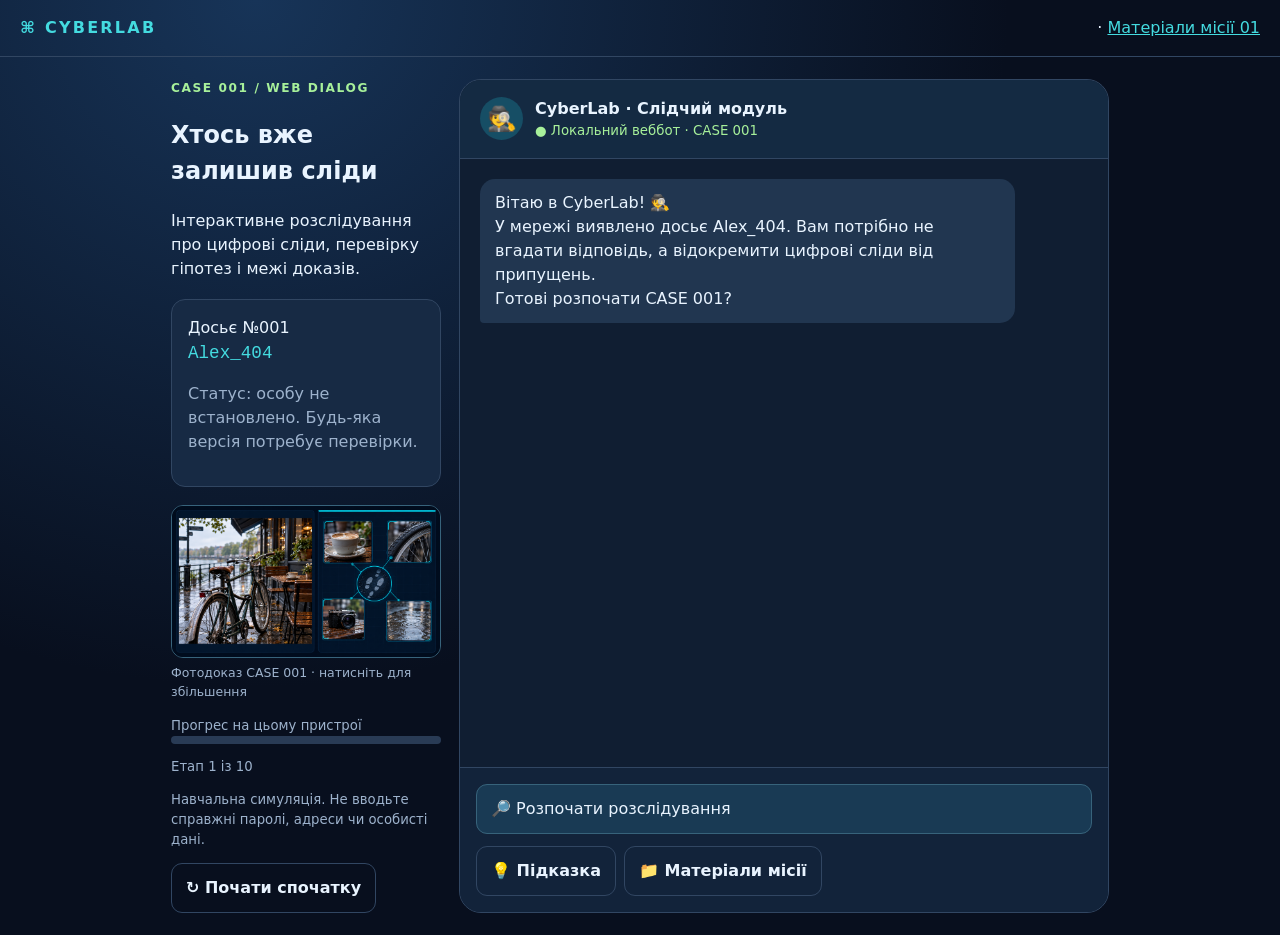
<file: cyberlab-bot01.html>
<!doctype html><html lang="uk"><head><meta charset="utf-8"><meta name="viewport" content="width=device-width,initial-scale=1"><title>CyberLab · CASE 001 · Веббот</title><style>
:root{color-scheme:dark;--bg:#080f1e;--panel:#111f35;--card:#182a43;--line:#314662;--text:#e9f4ff;--muted:#9db2cc;--cyan:#44dbe0;--lime:#a7f09a;--red:#ff9d9d}*{box-sizing:border-box}body{margin:0;background:radial-gradient(ellipse at 20% 0%,#173458 0,transparent 52%),var(--bg);color:var(--text);font:16px/1.5 system-ui,'Segoe UI',sans-serif}a{color:var(--cyan)}header{padding:16px 20px;border-bottom:1px solid var(--line);display:flex;justify-content:space-between;gap:12px;align-items:center;flex-wrap:wrap}header strong{letter-spacing:.14em;color:var(--cyan)}main{max-width:970px;margin:22px auto;padding:0 16px;display:grid;grid-template-columns:270px minmax(0,1fr);gap:18px}.aside,.chatbox{background:#101e32;border:1px solid var(--line);border-radius:22px;overflow:hidden}.aside{padding:20px;height:max-content}.badge{color:var(--lime);font-size:.76rem;font-weight:800;letter-spacing:.13em}.aside h1{font-size:1.5rem;line-height:1.2;margin:10px 0}.aside p,.hint{color:var(--muted)}.case{margin:18px 0;padding:16px;background:#172a44;border:1px solid var(--line);border-radius:14px}.case code{color:var(--cyan);font-size:1.1rem}.progress{height:8px;background:#293b55;border-radius:12px;overflow:hidden}.progress span{display:block;height:100%;background:linear-gradient(90deg,var(--cyan),var(--lime));width:0;transition:.25s}.chatbox{min-height:620px;display:flex;flex-direction:column}.chathead{background:#142a42;padding:17px 20px;display:flex;gap:12px;align-items:center;border-bottom:1px solid var(--line)}.avatar{width:43px;height:43px;border-radius:50%;display:grid;place-items:center;background:#164e65;font-size:24px}.chathead small{display:block;color:var(--lime)}#messages{padding:20px;flex:1;display:flex;flex-direction:column;gap:12px;min-height:460px;max-height:68vh;overflow:auto}.bubble{padding:12px 15px;border-radius:15px;max-width:88%;white-space:pre-line;overflow-wrap:anywhere}.bot{align-self:flex-start;background:#213650;border-bottom-left-radius:4px}.user{align-self:flex-end;background:#165a64;border-bottom-right-radius:4px}.feedback{border-left:3px solid var(--cyan)}.tools{padding:16px;border-top:1px solid var(--line);background:#12233a}#choices{display:grid;gap:9px}.choice,.btn{border:1px solid #37637b;background:#193a54;color:var(--text);border-radius:11px;padding:12px 14px;text-align:left;cursor:pointer;font:inherit}.choice:hover,.btn:hover{border-color:var(--cyan);background:#1d4a62}.choice:disabled{opacity:.5;cursor:default}.btn{background:#155b67;font-weight:750;text-align:center}.secondary{background:transparent;border-color:var(--line)}.tools .row{display:flex;gap:8px;flex-wrap:wrap;margin-top:12px}.tools input{background:#0b1b2c;border:1px solid #46617b;border-radius:10px;padding:11px;color:white;min-width:0;flex:1;font:inherit}.notice{font-size:.83rem;color:var(--muted)}.hidden{display:none!important}#report{display:none}@media(max-width:730px){main{grid-template-columns:1fr;margin:12px auto}.aside{padding:15px}.aside .case{margin:10px 0}.chatbox{min-height:550px}#messages{max-height:57vh}.bubble{max-width:95%}}@media print{header,main,.tools{display:none!important}#report{display:block;color:#111;background:#fff;font:14px/1.5 Arial;padding:25px}#report h1{color:#183b55}}
.evidence-photo{margin:14px 0}.evidence-photo img{width:100%;height:auto;border-radius:12px;border:1px solid #37637b;display:block}.evidence-photo figcaption{font-size:.78rem;color:var(--muted);margin-top:6px}
</style></head><body><header><strong>⌘ CYBERLAB</strong><nav> · <a href="mission1.html">Матеріали місії 01</a></nav></header><main><aside><div class="badge">CASE 001 / WEB DIALOG</div><h1>Хтось вже залишив сліди</h1><p>Інтерактивне розслідування про цифрові сліди, перевірку гіпотез і межі доказів.</p><div class="case">Досьє №001<br><code>Alex_404</code><p class="hint">Статус: особу не встановлено. Будь-яка версія потребує перевірки.</p></div><figure class="evidence-photo"><a href="mission-01-digital-traces.png" target="_blank" rel="noopener" title="Відкрити фотодоказ у повному розмірі"><img src="mission-01-digital-traces.png" alt="Фотодоказ: велосипед біля кав’ярні після дощу; поруч деталі для аналізу" loading="eager"></a><figcaption>Фотодоказ CASE 001 · натисніть для збільшення</figcaption></figure><div class="notice">Прогрес на цьому пристрої</div><div class="progress"><span id="bar"></span></div><p id="stepLabel" class="notice">Початок розслідування</p><p class="notice">Навчальна симуляція. Не вводьте справжні паролі, адреси чи особисті дані.</p><button class="btn secondary" id="reset" type="button">↻ Почати спочатку</button></aside><section class="chatbox"><div class="chathead"><div class="avatar">🕵️</div><div><strong>CyberLab · Слідчий модуль</strong><small>● Локальний веббот · CASE 001</small></div></div><div id="messages" role="log" aria-live="polite"></div><div class="tools"><div id="choices"></div><div id="entry" class="row hidden"><input id="answer" autocomplete="off" placeholder="Напишіть короткий висновок…" maxlength="450"><button class="btn" id="send">Надіслати</button></div><div class="row"><button class="btn secondary" id="hint">💡 Підказка</button><button class="btn secondary" id="evidence">📁 Матеріали місії</button></div></div></section></main><section id="report"><h1>CyberLab · CASE 001</h1><h2>Хтось вже залишив сліди</h2><p>Звіт про проходження навчального вебдіалогу.</p><div id="reportBody"></div><p>Це локальний навчальний звіт проходження веббота.</p></section><script>
const KEY='cyberlab_webbot01_v2', $=id=>document.getElementById(id);
const steps=[
{say:'Вітаю в CyberLab! 🕵️\nУ мережі виявлено досьє Alex_404. Вам потрібно не вгадати відповідь, а відокремити цифрові сліди від припущень.\nГотові розпочати CASE 001?',options:[['🔎 Розпочати розслідування',0]],feedback:['Розслідування відкрито. Пам’ятайте: цифровий слід — це підказка, а не автоматично доказ особи.'],hint:'Натисніть «Розпочати розслідування».',next:1},
{say:'📂 У досьє є псевдонім Alex_404, фото, координати та фрагмент телефонного сигналу. Що з цього можна стверджувати вже зараз?',options:[['Це точно одна й та сама людина',1],['Є кілька слідів, але їхній зв’язок ще треба довести',0],['Псевдонім доводить справжнє ім’я',2],['Координати автоматично вказують на місце проживання',3]],feedback:['Саме так. Наявність слідів не доводить, що всі вони належать одній людині.','Ні. Збіг у досьє ще не підтверджує спільного власника.','Псевдонім може бути вигаданим, запозиченим або спільним для кількох людей.','Координати можуть позначати місце події, фото чи довільну точку, а не адресу людини.'],hint:'Подумайте, що саме ми спостерігаємо, а що лише припускаємо.',next:2},
{say:'🌐 Перша зачіпка — координати. Ви бачите пару чисел, але не знаєте їхнього значення. Який порядок перевірки найкращий?',options:[['Ввести пару в карту, перевірити формат широти/довготи та порівняти місцевість',0],['Одразу назвати найближче місто',1],['Визначити власника координат за псевдонімом',2],['Шукати тільки за першою цифрою',3]],feedback:['Правильно. Спершу перевіряємо формат і географічний контекст, потім робимо висновок.','Найближче місто може бути помилковим припущенням без перевірки точки.','Псевдонім сам по собі не підтверджує власника координат.','Одна цифра не дає достатньої точності та контексту.'],hint:'Відокремте технічну перевірку координат від висновку про людину.',next:3},
{say:'📸 Друга зачіпка — фотографія. Яка ознака найкраще допоможе перевірити місце знімання?',options:[['Впізнавані об’єкти та їх зіставлення з незалежними зображеннями',0],['Колір неба без інших деталей',1],['Кількість вподобань фото',2],['Ім’я файла як єдиний доказ',3]],feedback:['Так. Орієнтири можна звірити з картами, панорамами й іншими незалежними джерелами.','Колір неба залежить від освітлення й обробки; цього недостатньо.','Популярність фотографії не підтверджує її географію.','Ім’я файла легко змінити. Потрібна незалежна перевірка.'],hint:'Шукайте ознаки, які інша людина може незалежно перевірити.',next:4},
{say:'🧩 У досьє є загадка про те, ким є Alex і яке ім’я він обрав. Як не переплутати інтерпретацію з фактом?',options:[['Записати версію, її підстави та спосіб перевірки',0],['Вибрати найкрасивішу версію',1],['Вважати першу асоціацію остаточною',2],['Не перевіряти, якщо відповідь здається очевидною',3]],feedback:['Вірно. Гіпотеза стає сильнішою, коли її можна перевірити й спростувати.','Естетична привабливість не є доказом.','Перша асоціація може бути корисною гіпотезою, але не висновком.','Очевидність часто оманлива: потрібна перевірка.'],hint:'Корисна гіпотеза має не лише пояснювати, а й допускати перевірку.',next:5},
{say:'📞 Третя зачіпка — телефонний сигнал із позначкою «1963». Що означає сама дата?',options:[['Це контекстна підказка, значення якої треба перевірити',0],['Точний рік народження Alex',1],['Гарантія, що файл створено в 1963 році',2],['Доказ, що запис належить телефонній компанії',3]],feedback:['Так. Дата може вказувати на технологію, подію чи умовне позначення. Перевіряємо контекст.','Рік народження не випливає з позначки сигналу.','Дата в описі не доводить часу створення цифрового файла.','Без джерела сигналу таке твердження не обґрунтоване.'],hint:'Чи може позначка року мати кілька різних значень?',next:6},
{say:'🎛️ Ви отримали незнайомий звуковий сигнал. Яка дія буде найнадійнішою?',options:[['Визначити можливий спосіб кодування, перевірити його та задокументувати результат',0],['Вгадати слово за настроєм звуку',1],['Визнати будь-який знайдений переклад правильним',2],['Змінити запис, не зберігши оригінал',3]],feedback:['Правильно. У розслідуванні важливі відтворюваний метод і збереження вихідних даних.','Враження від звуку не замінює декодування.','Результат треба звіряти з методом та контекстом, а не лише з очікуванням.','Зміна єдиної копії знищує можливість перевірити первинні дані.'],hint:'Подумайте, як інший дослідник зможе повторити ваші дії.',next:7},
{say:'🧠 Уявімо: координати вказують на парк, а фотографія нагадує цей парк. Який висновок допустимий?',options:[['Є узгоджені ознаки місця; потрібне незалежне підтвердження',0],['Особу Alex встановлено остаточно',1],['Будь-які інші версії неможливі',2],['Координати й фото доводять домашню адресу',3]],feedback:['Чудово. Кореляція посилює версію, але не встановлює автоматично особу.','Навіть підтверджене місце не дорівнює підтвердженій особі.','Альтернативні пояснення потрібно оцінювати, а не відкидати без перевірки.','Місце на фото не тотожне місцю проживання.'],hint:'Місце, подія та особа — різні твердження.',next:8},
{say:'📋 Час скласти короткий висновок. Напишіть одним-двома реченнями: що в цій справі є спостереженням, що — гіпотезою і як ви її перевірите.',input:true,hint:'Приклад структури: «Я спостерігаю… Припускаю… Перевірю через…»',next:9},
{say:'🎉 CASE 001: вебдіалог завершено!\nВи пройшли шлях від першої підказки до обґрунтованого висновку.\nЦе лише діалогова частина: для повного розслідування відкрийте матеріали місії, розшифруйте справжні координати, загадку й сигнал.\nМожете сформувати локальний PDF-звіт або почати ще раз.',final:true,hint:'Звіт створюється стандартною функцією друку браузера.',next:9}
];
let state;try{state=JSON.parse(localStorage.getItem(KEY))}catch{}if(!state||!Number.isInteger(state.step)||state.step<0||state.step>=steps.length)state={step:0,log:[],conclusion:''};
function save(){localStorage.setItem(KEY,JSON.stringify(state))}function bubble(text,type='bot',extra=''){const e=document.createElement('div');e.className='bubble '+type+' '+extra;e.textContent=text;$('messages').append(e);$('messages').scrollTop=$('messages').scrollHeight}function restore(){ $('messages').innerHTML='';state.log.forEach(x=>bubble(x.text,x.type,x.extra||''))}
function say(text,type='bot',extra=''){state.log.push({text,type,extra});bubble(text,type,extra);save()}
function render(){restore();const s=steps[state.step];if(!state.log.length)say(s.say);else if(state.log[state.log.length-1].text!==s.say && !s.final && !s.input)say(s.say);else if(s.final&&!state.log.some(x=>x.text===s.say))say(s.say);$('choices').innerHTML='';$('entry').classList.toggle('hidden',!s.input);$('bar').style.width=(state.step/(steps.length-1)*100)+'%';$('stepLabel').textContent=`Етап ${Math.min(state.step+1,steps.length)} із ${steps.length}`;if(s.options)s.options.forEach(([label,i])=>{let b=document.createElement('button');b.className='choice';b.textContent=label;b.onclick=()=>choose(label,i);$('choices').append(b)});if(s.final){let b=document.createElement('button');b.className='btn';b.textContent='📄 Зберегти PDF-звіт';b.onclick=report;$('choices').append(b);let a=document.createElement('a');a.href='mission1.html';a.textContent='📂 Перейти до матеріалів місії';a.style.padding='12px';$('choices').append(a)}}
function choose(label,i){const s=steps[state.step];say(label,'user');const ok=i===0;const fb=s.feedback[i]||'Перевірте джерело та обґрунтування.';say((ok?'✅ ':'🔍 ')+fb,'bot','feedback');if(!ok){say('Спробуйте ще раз: виберіть варіант, який можна підтвердити доказами.');return}state.step=s.next;save();setTimeout(()=>render(),200)}
function send(){const val=$('answer').value.trim();if(val.length<20){bubble('Спробуйте сформулювати повніший висновок: щонайменше 20 символів.','bot','feedback');return}say(val,'user');state.conclusion=val;say('✅ Висновок збережено локально. Зверніть увагу: це фіксація вашого міркування, а не автоматична експертна оцінка.','bot','feedback');state.step=9;save();$('answer').value='';render()}
$('send').onclick=send;$('answer').addEventListener('keydown',e=>{if(e.key==='Enter')send()});$('hint').onclick=()=>bubble('💡 '+steps[state.step].hint,'bot','feedback');$('evidence').onclick=()=>window.open('mission1.html','_blank','noopener');$('reset').onclick=()=>{if(confirm('Стерти локальний прогрес і почати заново?')){localStorage.removeItem(KEY);state={step:0,log:[],conclusion:''};render()}};
function report(){if(!steps[state.step]?.final){alert('Спочатку завершіть завдання веббота.');return;}const p=$('reportBody');p.replaceChildren();const date=document.createElement('p');date.textContent='Дата: '+new Date().toLocaleDateString('uk-UA');p.append(date);const status=document.createElement('p');status.textContent='Вебдіалог: завершено. Етапи: 9. Рейтинг не ведеться.';p.append(status);const h=document.createElement('h3');h.textContent='Мій висновок';p.append(h);const c=document.createElement('p');c.textContent=state.conclusion||'Не записано';p.append(c);window.print()}
render();
</script></body></html>
</file>
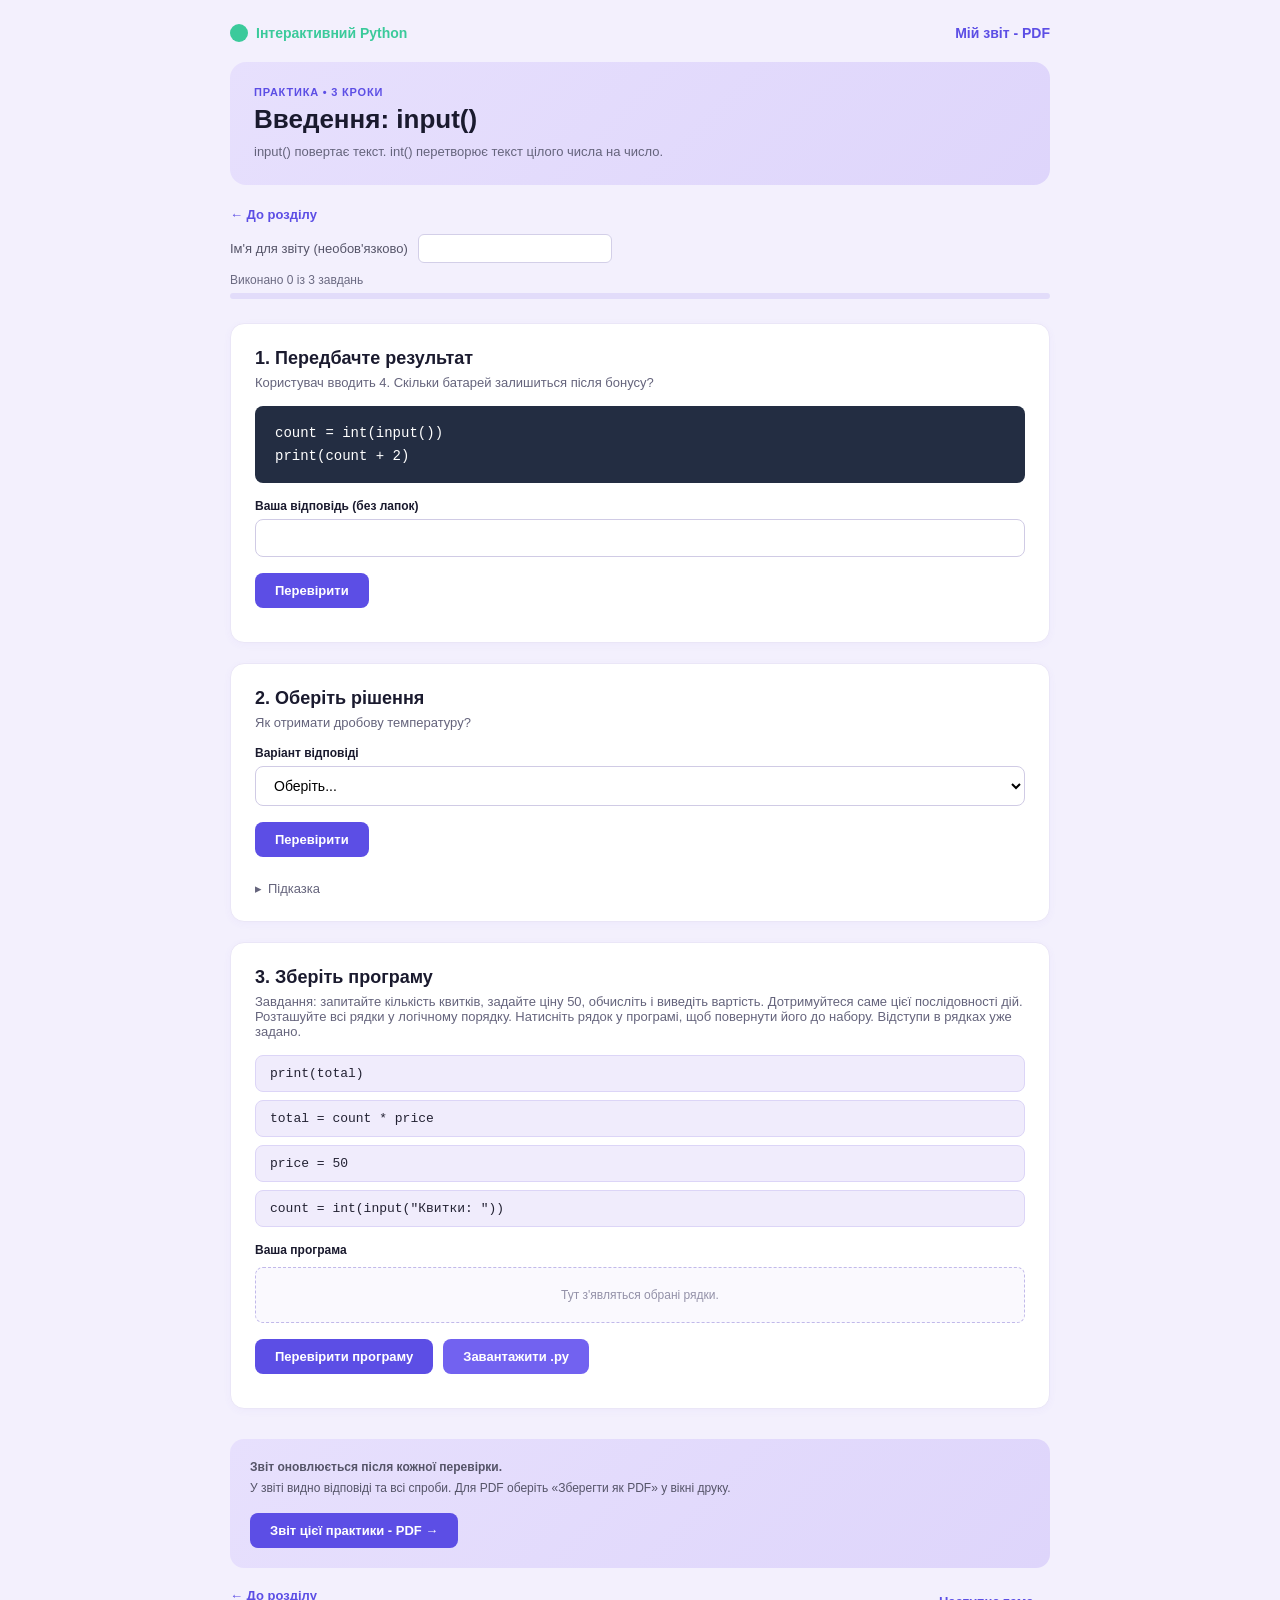
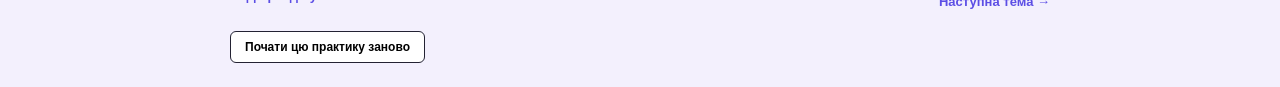
<file: input.html>
<!DOCTYPE html>
<html lang="uk">
<head>
  <meta charset="UTF-8" />
  <meta name="viewport" content="width=device-width, initial-scale=1.0" />
  <title>Введення: input() — Практика</title>
  <style>
    * {
      box-sizing: border-box;
      margin: 0;
      padding: 0;
      font-family: 'Segoe UI', Roboto, -apple-system, sans-serif;
    }

    body {
      background-color: #f3f0fd;
      color: #232233;
      padding: 24px 16px;
      display: flex;
      justify-content: center;
    }

    .container {
      width: 100%;
      max-width: 820px;
    }

    /* Top Navigation Header */
    .top-bar {
      display: flex;
      justify-content: space-between;
      align-items: center;
      margin-bottom: 20px;
      font-size: 14px;
    }

    .brand {
      display: flex;
      align-items: center;
      gap: 8px;
      font-weight: 700;
      color: #3bca9b;
      text-decoration: none;
    }

    .brand-icon {
      width: 18px;
      height: 18px;
      background-color: #3bca9b;
      border-radius: 50%;
      display: inline-block;
    }

    .top-link {
      color: #5c4ee5;
      text-decoration: none;
      font-weight: 700;
    }

    /* Hero Banner */
    .banner {
      background: linear-gradient(135deg, #e7e0fd 0%, #ded5fb 100%);
      border-radius: 16px;
      padding: 24px;
      margin-bottom: 20px;
    }

    .banner-tag {
      font-size: 11px;
      font-weight: 800;
      letter-spacing: 0.8px;
      color: #5c4ee5;
      text-transform: uppercase;
      margin-bottom: 6px;
    }

    .banner-title {
      font-size: 26px;
      font-weight: 800;
      color: #1a1a2e;
      margin-bottom: 8px;
    }

    .banner-desc {
      font-size: 13px;
      color: #65647c;
      line-height: 1.4;
    }

    /* Meta & Progress */
    .nav-back {
      display: inline-block;
      color: #5c4ee5;
      text-decoration: none;
      font-size: 13px;
      font-weight: 600;
      margin-bottom: 12px;
    }

    .user-input-group {
      display: flex;
      align-items: center;
      gap: 10px;
      font-size: 13px;
      color: #555468;
      margin-bottom: 10px;
    }

    .user-input-group input {
      padding: 6px 12px;
      border: 1px solid #d3cfe8;
      border-radius: 6px;
      outline: none;
      font-size: 13px;
    }

    .progress-text {
      font-size: 12px;
      color: #6b6a82;
      margin-bottom: 6px;
    }

    .progress-bar-container {
      width: 100%;
      height: 6px;
      background-color: #e2dcfa;
      border-radius: 10px;
      overflow: hidden;
      margin-bottom: 24px;
    }

    .progress-bar {
      width: 0%;
      height: 100%;
      background-color: #5c4ee5;
      transition: width 0.3s ease;
    }

    /* Tasks Cards */
    .task-card {
      background: #ffffff;
      border-radius: 14px;
      padding: 24px;
      margin-bottom: 20px;
      box-shadow: 0 2px 8px rgba(92, 78, 229, 0.04);
      border: 1px solid #eae6f7;
    }

    .task-title {
      font-size: 18px;
      font-weight: 700;
      color: #1a1a2e;
      margin-bottom: 6px;
    }

    .task-subtitle {
      font-size: 13px;
      color: #65647c;
      margin-bottom: 16px;
    }

    /* Code Block */
    .code-block {
      background-color: #232d42;
      color: #ffffff;
      font-family: 'Consolas', 'Courier New', monospace;
      padding: 16px 20px;
      border-radius: 8px;
      font-size: 14px;
      line-height: 1.6;
      margin-bottom: 16px;
    }

    .form-label {
      display: block;
      font-size: 12px;
      font-weight: 700;
      color: #1a1a2e;
      margin-bottom: 6px;
    }

    .text-input, .select-input {
      width: 100%;
      padding: 10px 14px;
      border: 1px solid #d0cbe5;
      border-radius: 8px;
      font-size: 14px;
      outline: none;
      margin-bottom: 16px;
      background-color: #fff;
    }

    .text-input:focus, .select-input:focus {
      border-color: #5c4ee5;
    }

    /* Buttons */
    .btn-primary {
      background-color: #5c4ee5;
      color: #ffffff;
      border: none;
      padding: 10px 20px;
      border-radius: 8px;
      font-size: 13px;
      font-weight: 700;
      cursor: pointer;
      transition: background-color 0.2s;
    }

    .btn-primary:hover {
      background-color: #493bc3;
    }

    .btn-secondary {
      background-color: #7262f0;
      color: #ffffff;
      border: none;
      padding: 10px 20px;
      border-radius: 8px;
      font-size: 13px;
      font-weight: 700;
      cursor: pointer;
    }

    .hint-toggle {
      margin-top: 14px;
      font-size: 13px;
      color: #65647c;
      cursor: pointer;
      display: inline-flex;
      align-items: center;
      gap: 6px;
    }

    .hint-content {
      display: none;
      margin-top: 10px;
      padding: 12px 16px;
      background-color: #f7f5fd;
      border-radius: 8px;
      font-size: 13px;
      color: #4a4963;
      border-left: 3px solid #5c4ee5;
    }

    /* Builder Area */
    .builder-pool, .builder-target {
      display: flex;
      flex-direction: column;
      gap: 8px;
      margin-bottom: 16px;
      min-height: 48px;
    }

    .code-item {
      background-color: #f0ecfc;
      border: 1px solid #dcd5f7;
      color: #232233;
      padding: 10px 14px;
      border-radius: 8px;
      font-family: 'Consolas', 'Courier New', monospace;
      font-size: 13px;
      cursor: pointer;
      user-select: none;
      transition: all 0.2s;
    }

    .code-item:hover {
      border-color: #5c4ee5;
      background-color: #e6e0fa;
    }

    .builder-target-container {
      margin-top: 10px;
    }

    .builder-target {
      background-color: #faf9fe;
      border: 1px dashed #c1b9ea;
      border-radius: 8px;
      padding: 12px;
    }

    .builder-placeholder {
      font-size: 12px;
      color: #9391a8;
      text-align: center;
      padding: 8px;
    }

    .btn-group {
      display: flex;
      gap: 10px;
    }

    /* Feedback message */
    .feedback {
      margin-top: 10px;
      font-size: 13px;
      font-weight: 600;
    }
    .feedback.correct { color: #2e7d32; }
    .feedback.incorrect { color: #d32f2f; }

    /* Report Banner Bottom */
    .report-card {
      background: linear-gradient(135deg, #e7e0fd 0%, #ded5fb 100%);
      border-radius: 14px;
      padding: 20px;
      margin-top: 30px;
      margin-bottom: 20px;
    }

    .report-card p {
      font-size: 12px;
      color: #555468;
      margin-bottom: 4px;
      line-height: 1.4;
    }

    .report-btn {
      margin-top: 12px;
    }

    /* Bottom Actions */
    .bottom-actions {
      display: flex;
      justify-content: space-between;
      align-items: center;
      margin-bottom: 16px;
      font-size: 13px;
    }

    .reset-btn {
      background-color: #ffffff;
      border: 1px solid #232233;
      padding: 8px 14px;
      border-radius: 6px;
      font-size: 12px;
      cursor: pointer;
      font-weight: 600;
    }
  </style>
</head>
<body>

  <div class="container">
    <!-- Header -->
    <div class="top-bar">
      <a href="#" class="brand">
        <span class="brand-icon"></span>
        Інтерактивний Python
      </a>
      <a href="#" class="top-link">Мій звіт - PDF</a>
    </div>

    <!-- Banner -->
    <div class="banner">
      <div class="banner-tag">Практика • 3 кроки</div>
      <h1 class="banner-title">Введення: input()</h1>
      <p class="banner-desc"><code>input()</code> повертає текст. <code>int()</code> перетворює текст цілого числа на число.</p>
    </div>

    <!-- Nav Back & User info -->
    <a href="#" class="nav-back">&larr; До розділу</a>

    <div class="user-input-group">
      <label for="username">Ім'я для звіту (необов'язково)</label>
      <input type="text" id="username" placeholder="" />
    </div>

    <div class="progress-text" id="progressText">Виконано 0 із 3 завдань</div>
    <div class="progress-bar-container">
      <div class="progress-bar" id="progressBar"></div>
    </div>

    <!-- Task 1 -->
    <div class="task-card">
      <h2 class="task-title">1. Передбачте результат</h2>
      <p class="task-subtitle">Користувач вводить 4. Скільки батарей залишиться після бонусу?</p>

      <div class="code-block">
        count = int(input())<br>
        print(count + 2)
      </div>

      <label class="form-label" for="ans1">Ваша відповідь (без лапок)</label>
      <input type="text" id="ans1" class="text-input" placeholder="" />

      <button class="btn-primary" onclick="checkTask1()">Перевірити</button>
      <div id="fb1" class="feedback"></div>
    </div>

    <!-- Task 2 -->
    <div class="task-card">
      <h2 class="task-title">2. Оберіть рішення</h2>
      <p class="task-subtitle">Як отримати дробову температуру?</p>

      <label class="form-label">Варіант відповіді</label>
      <select id="ans2" class="select-input">
        <option value="" disabled selected>Оберіть...</option>
        <option value="1">temp = int(input())</option>
        <option value="2">temp = float(input())</option>
        <option value="3">temp = str(input())</option>
      </select>

      <button class="btn-primary" onclick="checkTask2()">Перевірити</button>
      <div id="fb2" class="feedback"></div>

      <div class="hint-toggle" onclick="toggleHint('hint2')">
        <span>&#9656;</span> Підказка
      </div>
      <div id="hint2" class="hint-content">
        Для роботи з дробовими числами в Python використовується функція <code>float()</code>.
      </div>
    </div>

    <!-- Task 3 -->
    <div class="task-card">
      <h2 class="task-title">3. Зберіть програму</h2>
      <p class="task-subtitle">Завдання: запитайте кількість квитків, задайте ціну 50, обчисліть і виведіть вартість. Дотримуйтеся саме цієї послідовності дій. Розташуйте всі рядки у логічному порядку. Натисніть рядок у програмі, щоб повернути його до набору. Відступи в рядках уже задано.</p>

      <!-- Source blocks -->
      <div id="builderPool" class="builder-pool">
        <div class="code-item" data-code="print(total)" onclick="moveToTarget(this)">print(total)</div>
        <div class="code-item" data-code="total = count * price" onclick="moveToTarget(this)">total = count * price</div>
        <div class="code-item" data-code="price = 50" onclick="moveToTarget(this)">price = 50</div>
        <div class="code-item" data-code='count = int(input("Квитки: "))' onclick="moveToTarget(this)">count = int(input("Квитки: "))</div>
      </div>

      <label class="form-label">Ваша програма</label>
      <div class="builder-target-container">
        <div id="builderTarget" class="builder-target">
          <div id="builderPlaceholder" class="builder-placeholder">Тут з'являться обрані рядки.</div>
        </div>
      </div>

      <div class="btn-group" style="margin-top: 16px;">
        <button class="btn-primary" onclick="checkTask3()">Перевірити програму</button>
        <button class="btn-secondary" onclick="downloadCode()">Завантажити .py</button>
      </div>
      <div id="fb3" class="feedback"></div>
    </div>

    <!-- Report Footer Box -->
    <div class="report-card">
      <p><strong>Звіт оновлюється після кожної перевірки.</strong></p>
      <p>У звіті видно відповіді та всі спроби. Для PDF оберіть «Зберегти як PDF» у вікні друку.</p>
      <button class="btn-primary report-btn">Звіт цієї практики - PDF &rarr;</button>
    </div>

    <!-- Bottom Nav -->
    <div class="bottom-actions">
      <a href="#" class="nav-back">&larr; До розділу</a>
      <a href="#" class="top-link">Наступна тема &rarr;</a>
    </div>

    <button class="reset-btn" onclick="resetAll()">Почати цю практику заново</button>
  </div>

  <script>
    const completedTasks = new Set();

    function updateProgress() {
      const count = completedTasks.size;
      document.getElementById('progressText').innerText = `Виконано ${count} із 3 завдань`;
      document.getElementById('progressBar').style.width = `${(count / 3) * 100}%`;
    }

    // Task 1 Logic
    function checkTask1() {
      const val = document.getElementById('ans1').value.trim();
      const fb = document.getElementById('fb1');
      if (val === '6') {
        fb.innerText = 'Правильно!';
        fb.className = 'feedback correct';
        completedTasks.add(1);
      } else {
        fb.innerText = 'Неправильно. Спробуйте ще раз.';
        fb.className = 'feedback incorrect';
        completedTasks.delete(1);
      }
      updateProgress();
    }

    // Task 2 Logic
    function checkTask2() {
      const val = document.getElementById('ans2').value;
      const fb = document.getElementById('fb2');
      if (val === '2') {
        fb.innerText = 'Правильно!';
        fb.className = 'feedback correct';
        completedTasks.add(2);
      } else {
        fb.innerText = 'Неправильно. Для дробових чисел використовується float().';
        fb.className = 'feedback incorrect';
        completedTasks.delete(2);
      }
      updateProgress();
    }

    function toggleHint(id) {
      const hint = document.getElementById(id);
      hint.style.display = hint.style.display === 'block' ? 'none' : 'block';
    }

    // Task 3 Builder Logic
    function moveToTarget(elem) {
      const target = document.getElementById('builderTarget');
      const placeholder = document.getElementById('builderPlaceholder');
      placeholder.style.display = 'none';
      elem.setAttribute('onclick', 'moveToPool(this)');
      target.appendChild(elem);
    }

    function moveToPool(elem) {
      const pool = document.getElementById('builderPool');
      const target = document.getElementById('builderTarget');
      const placeholder = document.getElementById('builderPlaceholder');
      elem.setAttribute('onclick', 'moveToTarget(this)');
      pool.appendChild(elem);

      if (target.children.length === 1) { // Only placeholder remains
        placeholder.style.display = 'block';
      }
    }

    function checkTask3() {
      const target = document.getElementById('builderTarget');
      const items = Array.from(target.querySelectorAll('.code-item')).map(item => item.getAttribute('data-code'));
      const fb = document.getElementById('fb3');

      const expected = [
        'count = int(input("Квитки: "))',
        'price = 50',
        'total = count * price',
        'print(total)'
      ];

      const isCorrect = items.length === expected.length && items.every((val, index) => val === expected[index]);

      if (isCorrect) {
        fb.innerText = 'Чудово! Програму зібрано правильно.';
        fb.className = 'feedback correct';
        completedTasks.add(3);
      } else {
        fb.innerText = 'Неправильний порядок рядків. Перевірте умову завдання.';
        fb.className = 'feedback incorrect';
        completedTasks.delete(3);
      }
      updateProgress();
    }

    function downloadCode() {
      const target = document.getElementById('builderTarget');
      const items = Array.from(target.querySelectorAll('.code-item')).map(item => item.getAttribute('data-code'));
      const codeText = items.join('\n');

      const blob = new Blob([codeText], { type: 'text/plain;charset=utf-8' });
      const a = document.createElement('a');
      a.href = URL.createObjectURL(blob);
      a.download = 'program.py';
      a.click();
    }

    function resetAll() {
      completedTasks.clear();
      updateProgress();

      document.getElementById('ans1').value = '';
      document.getElementById('fb1').innerText = '';

      document.getElementById('ans2').value = '';
      document.getElementById('fb2').innerText = '';

      const target = document.getElementById('builderTarget');
      const pool = document.getElementById('builderPool');
      const items = target.querySelectorAll('.code-item');
      items.forEach(item => {
        item.setAttribute('onclick', 'moveToTarget(this)');
        pool.appendChild(item);
      });
      document.getElementById('builderPlaceholder').style.display = 'block';
      document.getElementById('fb3').innerText = '';
    }
  </script>
</body>
</html>
</file>
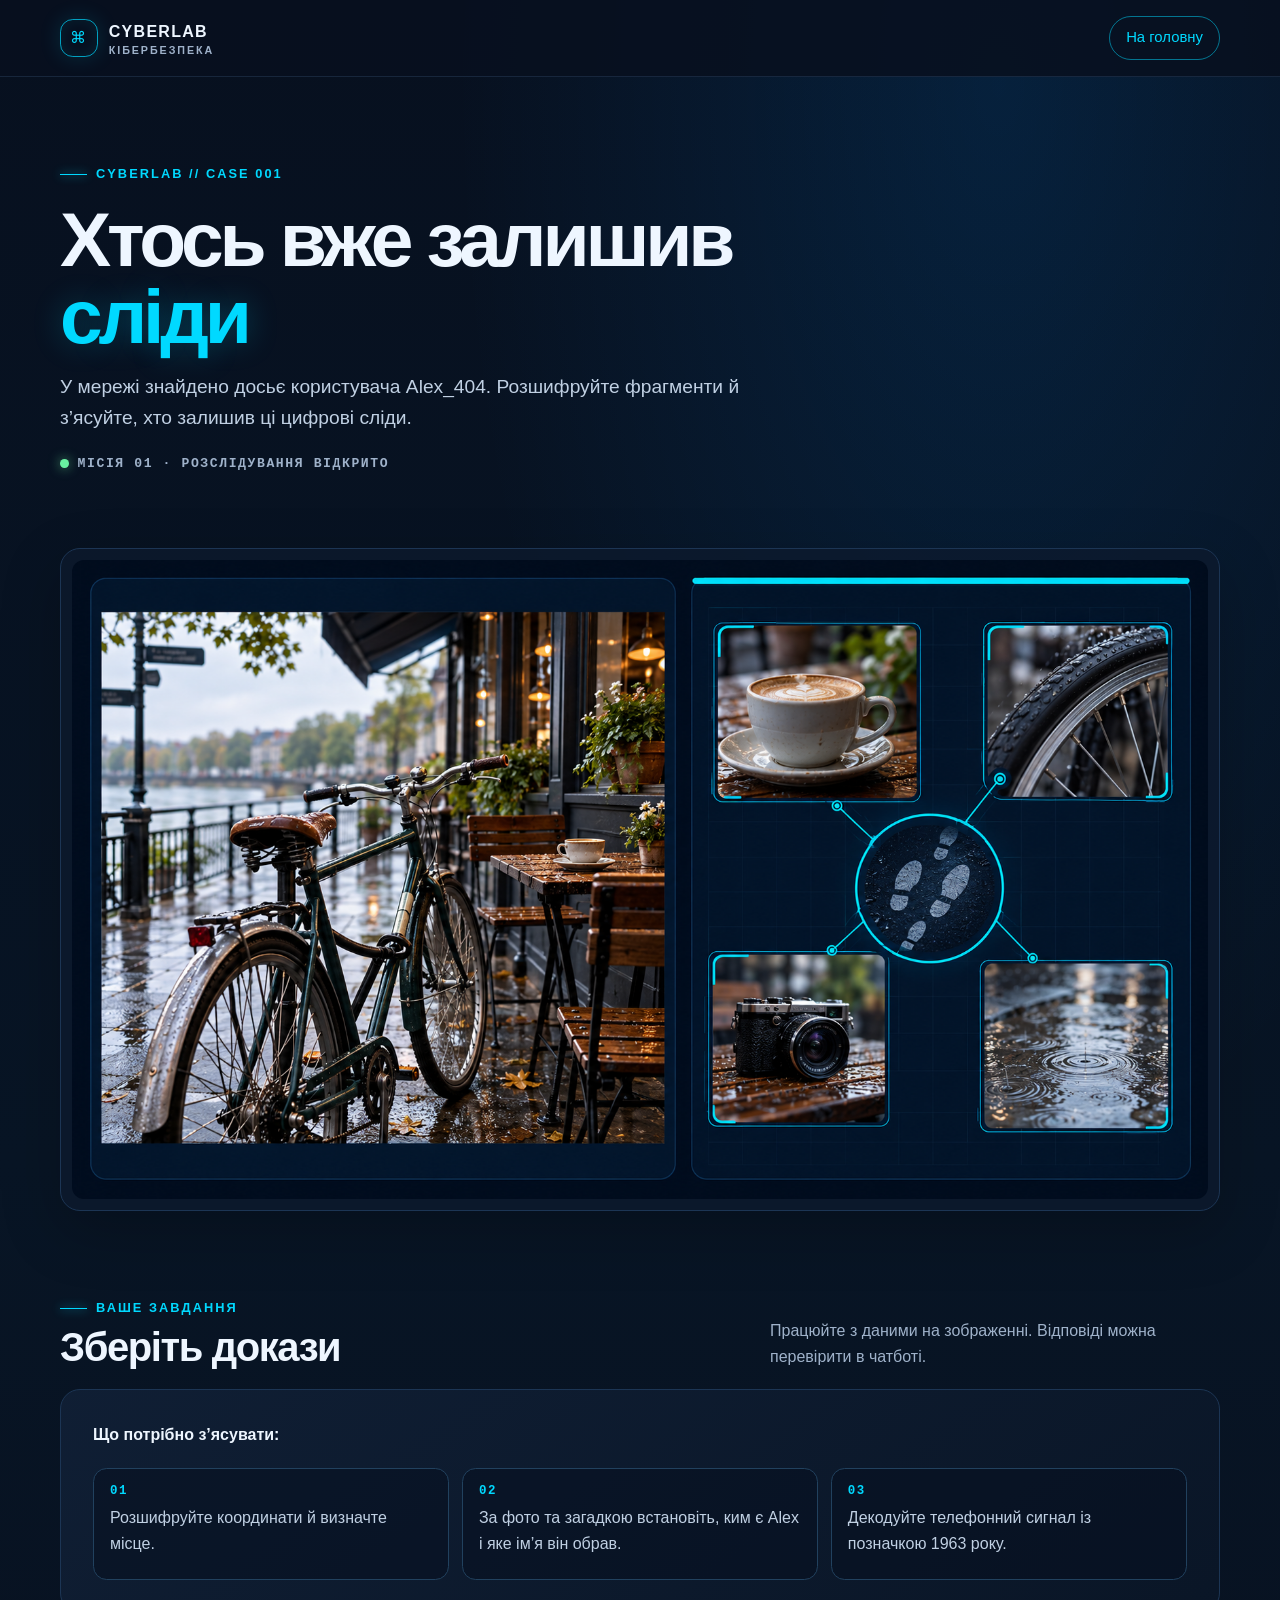
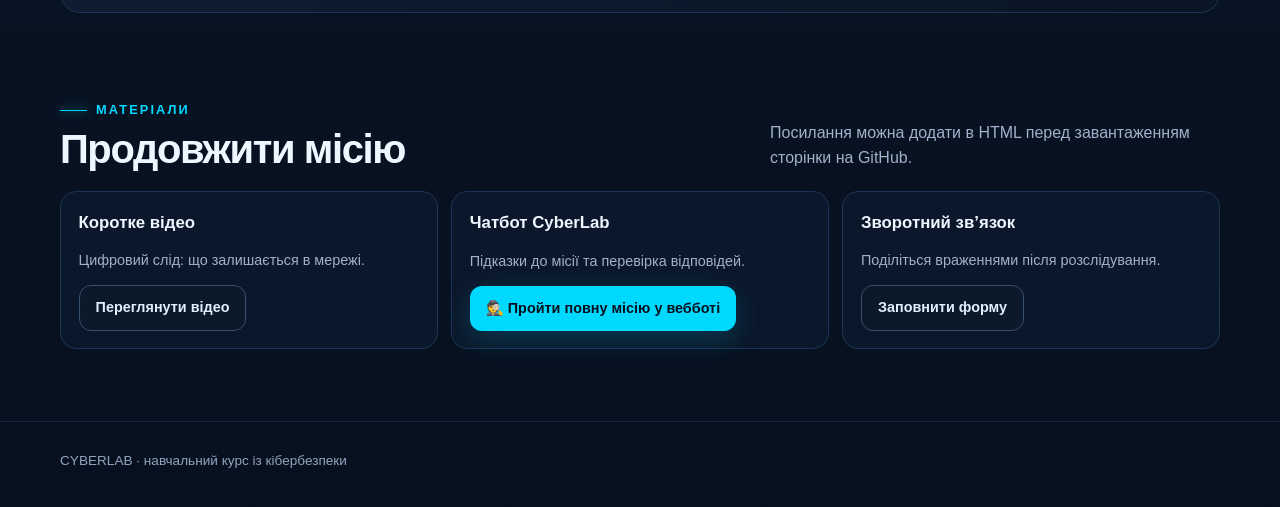
<file: mission1.html>
<!doctype html>
<html lang="uk">
<head>
  <meta charset="utf-8">
  <meta name="viewport" content="width=device-width, initial-scale=1">
  <meta name="theme-color" content="#07101f">
  <meta name="description" content="Місія 01 CyberLab: розслідуйте цифрові сліди Alex_404.">
  <title>Місія 01 — Хтось вже залишив сліди | CyberLab</title>
  <link rel="icon" type="image/svg+xml" href="data:image/svg+xml,%3Csvg xmlns='http://www.w3.org/2000/svg' viewBox='0 0 64 64'%3E%3Crect width='64' height='64' rx='16' fill='%2307101f'/%3E%3Cpath d='M32 8 51 16v14c0 13-8 21-19 27C21 51 13 43 13 30V16z' fill='none' stroke='%2300d9ff' stroke-width='4'/%3E%3Cpath d='M24 31a8 8 0 1 1 16 0v11H24z' fill='%2300d9ff'/%3E%3C/svg%3E">
  <style>
    :root {
      color-scheme: dark;
      --bg: #07101f;
      --panel: #0d1a2d;
      --panel-soft: #101f35;
      --line: #1c3554;
      --text: #eef6ff;
      --muted: #9fb2ca;
      --cyan: #00d9ff;
      --blue: #197bff;
      --green: #68f0a0;
      --gold: #ffd05a;
      --radius: 1.25rem;
      font-family: Inter, "Segoe UI", Arial, sans-serif;
      font-synthesis: none;
      text-rendering: optimizeLegibility;
    }
    * { box-sizing: border-box; }
    html { scroll-behavior: smooth; }
    body {
      margin: 0;
      background: var(--bg);
      color: var(--text);
      font-size: 1rem;
      line-height: 1.6;
      background-image: radial-gradient(ellipse at 78% 4%, rgba(0,143,255,.13), transparent 34rem),
                        linear-gradient(180deg, #07101f 0%, #081525 55%, #07101f 100%);
    }
    a { color: inherit; }
    a:focus-visible { outline: 3px solid var(--gold); outline-offset: 4px; }
    .wrap { width: min(1160px, calc(100% - 2.5rem)); margin-inline: auto; }
    .topbar { border-bottom: 1px solid rgba(108,157,212,.16); background: rgba(7,16,31,.86); }
    .nav { min-height: 76px; display: flex; align-items: center; justify-content: space-between; gap: 1.5rem; }
    .brand { display: inline-flex; align-items: center; gap: .7rem; text-decoration: none; font-weight: 800; letter-spacing: .08em; }
    .brand-mark { width: 2.35rem; height: 2.35rem; display: grid; place-items: center; border: 1px solid rgba(0,217,255,.72); border-radius: .8rem; color: var(--cyan); box-shadow: 0 0 22px rgba(0,217,255,.14), inset 0 0 16px rgba(0,217,255,.09); }
    .brand small { display: block; color: var(--muted); font-size: .67rem; letter-spacing: .18em; font-weight: 600; line-height: 1.1; }
    .nav-links { display: flex; align-items: center; gap: 1.65rem; }
    .nav-links a { color: #c5d4e7; text-decoration: none; font-size: .93rem; }
    .nav-links a:hover { color: var(--cyan); }
    .nav-cta { border: 1px solid rgba(0,217,255,.5); border-radius: 999px; padding: .58rem 1rem; color: var(--cyan) !important; }
    .hero { padding: clamp(3.1rem, 7vw, 5rem) 0 2rem; }
    .eyebrow { display: inline-flex; align-items: center; gap: .55rem; color: var(--cyan); font-size: .8rem; letter-spacing: .16em; font-weight: 750; text-transform: uppercase; }
    .eyebrow::before { content: ""; width: 1.7rem; height: 1px; background: var(--cyan); box-shadow: 0 0 10px var(--cyan); }
    h1 { margin: 1rem 0 .65rem; max-width: 780px; font-size: clamp(2.5rem, 6vw, 4.8rem); line-height: 1; letter-spacing: -.055em; }
    h1 span { color: var(--cyan); text-shadow: 0 0 30px rgba(0,217,255,.25); }
    .lead { max-width: 760px; color: #c0d0e3; font-size: clamp(1.05rem, 1.6vw, 1.2rem); margin: 1.1rem 0 0; }
    .case-label { margin-top: 1.4rem; display: inline-flex; align-items: center; gap: .55rem; color: var(--muted); font: 700 .82rem/1.2 ui-monospace, monospace; letter-spacing: .12em; }
    .case-label::before { content: ""; width: .55rem; height: .55rem; border-radius: 50%; background: var(--green); box-shadow: 0 0 12px rgba(104,240,160,.65); }
    .section { padding: 2.5rem 0; }
    .dossier-frame { padding: .7rem; border: 1px solid var(--line); border-radius: var(--radius); background: rgba(13,26,45,.76); box-shadow: 0 20px 60px rgba(0,0,0,.22); }
    .dossier-frame img { display: block; width: 100%; height: auto; border-radius: .75rem; }
    .section-head { display: flex; justify-content: space-between; align-items: end; gap: 1.5rem; margin-bottom: 1.25rem; }
    .section-head h2 { font-size: clamp(1.7rem, 3.5vw, 2.5rem); line-height: 1.1; letter-spacing: -.035em; margin: .4rem 0 0; }
    .section-head p { max-width: 450px; color: var(--muted); margin: 0; }
    .task-card { padding: clamp(1.2rem, 3vw, 2rem); border: 1px solid var(--line); border-radius: var(--radius); background: linear-gradient(145deg, rgba(16,31,53,.94), rgba(10,22,39,.92)); }
    .task-card p { color: #c0d0e3; margin: 0 0 1rem; }
    .task-card p:last-child { margin-bottom: 0; }
    .task-card strong { color: var(--text); }
    .task-list { list-style: none; display: grid; grid-template-columns: repeat(3, 1fr); gap: .8rem; margin: 1.25rem 0 0; padding: 0; counter-reset: task; }
    .task-list li { counter-increment: task; min-height: 112px; padding: 1rem; border: 1px solid #21415e; border-radius: .85rem; background: rgba(7,16,31,.55); color: #c0d0e3; }
    .task-list li::before { content: "0" counter(task); display: block; margin-bottom: .5rem; color: var(--cyan); font: 700 .78rem/1 ui-monospace, monospace; letter-spacing: .12em; }
    .resource-grid { display: grid; grid-template-columns: repeat(3, 1fr); gap: .85rem; }
    .resource-card { min-height: 142px; display: flex; flex-direction: column; justify-content: space-between; gap: .8rem; padding: 1.1rem; border: 1px solid var(--line); border-radius: 1rem; background: rgba(13,26,45,.76); }
    .resource-card h3 { margin: 0; font-size: 1.05rem; }
    .resource-card p { margin: 0; color: var(--muted); font-size: .9rem; }
    .button { display: inline-flex; width: fit-content; align-items: center; justify-content: center; min-height: 2.8rem; padding: .65rem 1rem; border-radius: .75rem; text-decoration: none; font-size: .9rem; font-weight: 750; transition: transform .18s ease, box-shadow .18s ease, background .18s ease; }
    .button:hover { transform: translateY(-2px); }
    .button-primary { color: #04101d; background: var(--cyan); box-shadow: 0 8px 30px rgba(0,217,255,.18); }
    .button-primary:hover { background: #58e8ff; box-shadow: 0 10px 34px rgba(0,217,255,.3); }
    .button-secondary { border: 1px solid #34516f; color: #e1eefb; background: rgba(13,26,45,.7); }
    .button-secondary:hover { border-color: var(--cyan); }
    .footer { border-top: 1px solid rgba(108,157,212,.16); margin-top: 2rem; padding: 1.7rem 0 2.2rem; color: #8fa5be; font-size: .85rem; }
    .footer-row { display: flex; justify-content: space-between; gap: 1rem; align-items: center; }
    .footer a { color: #b8d8ef; text-decoration-color: rgba(184,216,239,.4); }
    @media (max-width: 760px) { .task-list, .resource-grid { grid-template-columns: 1fr; } .task-list li { min-height: 0; } }
    @media (max-width: 650px) {
      .wrap { width: min(100% - 1.4rem, 540px); }
      .nav { min-height: 66px; }
      .nav-links { gap: .7rem; }
      .nav-links a:first-child { display: none; }
      .nav-cta { padding: .48rem .75rem; }
      .hero { padding-top: 2.5rem; }
      .section { padding: 2rem 0; }
      .section-head { display: block; }
      .section-head p { margin-top: .7rem; }
      .footer-row { align-items: flex-start; flex-direction: column; }
    }
    @media (prefers-reduced-motion: reduce) { html { scroll-behavior: auto; } *, *::before, *::after { transition-duration: .01ms !important; } }
  </style>
</head>
<body>
  <header class="topbar">
    <nav class="nav wrap" aria-label="Основна навігація">
      <a class="brand" href="#" aria-label="CyberLab — на головну">
        <span class="brand-mark" aria-hidden="true">⌘</span>
        <span>CYBERLAB<small>КІБЕРБЕЗПЕКА</small></span>
      </a>
      <div class="nav-links">
       
        <a class="nav-cta" href="index.html">На головну</a>
      </div>
    </nav>
  </header>

  <main id="top">
    <section class="hero wrap">
      <div class="eyebrow">CYBERLAB // CASE 001</div>
      <h1>Хтось вже залишив <span>сліди</span></h1>
      <p class="lead">У мережі знайдено досьє користувача Alex_404. Розшифруйте фрагменти й з’ясуйте, хто залишив ці цифрові сліди.</p>
      <div class="case-label">МІСІЯ 01 · РОЗСЛІДУВАННЯ ВІДКРИТО</div>
    </section>

    <section class="section wrap" aria-label="Досьє Alex_404">
      <div class="dossier-frame">
        <img src="mission-01-digital-traces.png" alt="Фотодоказ: велосипед біля кав’ярні після дощу та схема аналізу деталей зображення">
      </div>
    </section>

    <section class="section wrap" id="task">
      <div class="section-head">
        <div><div class="eyebrow">ВАШЕ ЗАВДАННЯ</div><h2>Зберіть докази</h2></div>
        <p>Працюйте з даними на зображенні. Відповіді можна перевірити в чатботі.</p>
      </div>
      <div class="task-card">
        <p><strong>Що потрібно з’ясувати:</strong></p>
        <ol class="task-list">
          <li>Розшифруйте координати й визначте місце.</li>
          <li>За фото та загадкою встановіть, ким є Alex і яке ім’я він обрав.</li>
          <li>Декодуйте телефонний сигнал із позначкою 1963 року.</li>
        </ol>
      </div>
    </section>

    <section class="section wrap" aria-label="Матеріали місії">
      <div class="section-head">
        <div><div class="eyebrow">МАТЕРІАЛИ</div><h2>Продовжити місію</h2></div>
        <p>Посилання можна додати в HTML перед завантаженням сторінки на GitHub.</p>
      </div>
      <div class="resource-grid">
        <article class="resource-card">
          <h3>Коротке відео</h3>
          <p>Цифровий слід: що залишається в мережі.</p>
          <!-- Замініть VIDEO_URL на посилання на відео. -->
<a class="button button-secondary" href="https://youtu.be/QJkLa5L9i8I?si=544KsZB7m1mY0W12" target="_blank" rel="noopener">Переглянути відео</a>        </article>
        <article class="resource-card">
          <h3>Чатбот CyberLab</h3>
          <p>Підказки до місії та перевірка відповідей.</p>
          <!-- Повне проходження та PDF-звіт — у вебботі. -->
          <a class="button button-primary" href="cyberlab-bot01.html">🕵️ Пройти повну місію у вебботі</a>
        </article>
        <article class="resource-card">
          <h3>Зворотний зв’язок</h3>
          <p>Поділіться враженнями після розслідування.</p>
          <!-- Замініть FEEDBACK_URL на посилання на форму. -->
          <a class="button button-secondary" href="https://forms.gle/F9xczFPxdTg6UT166">Заповнити форму</a>
        </article>
      </div>
    </section>
  </main>

  <footer class="footer">
    <div class="footer-row wrap"><span>CYBERLAB · навчальний курс із кібербезпеки</span></div>
  </footer>
</body>
</html>
</file>
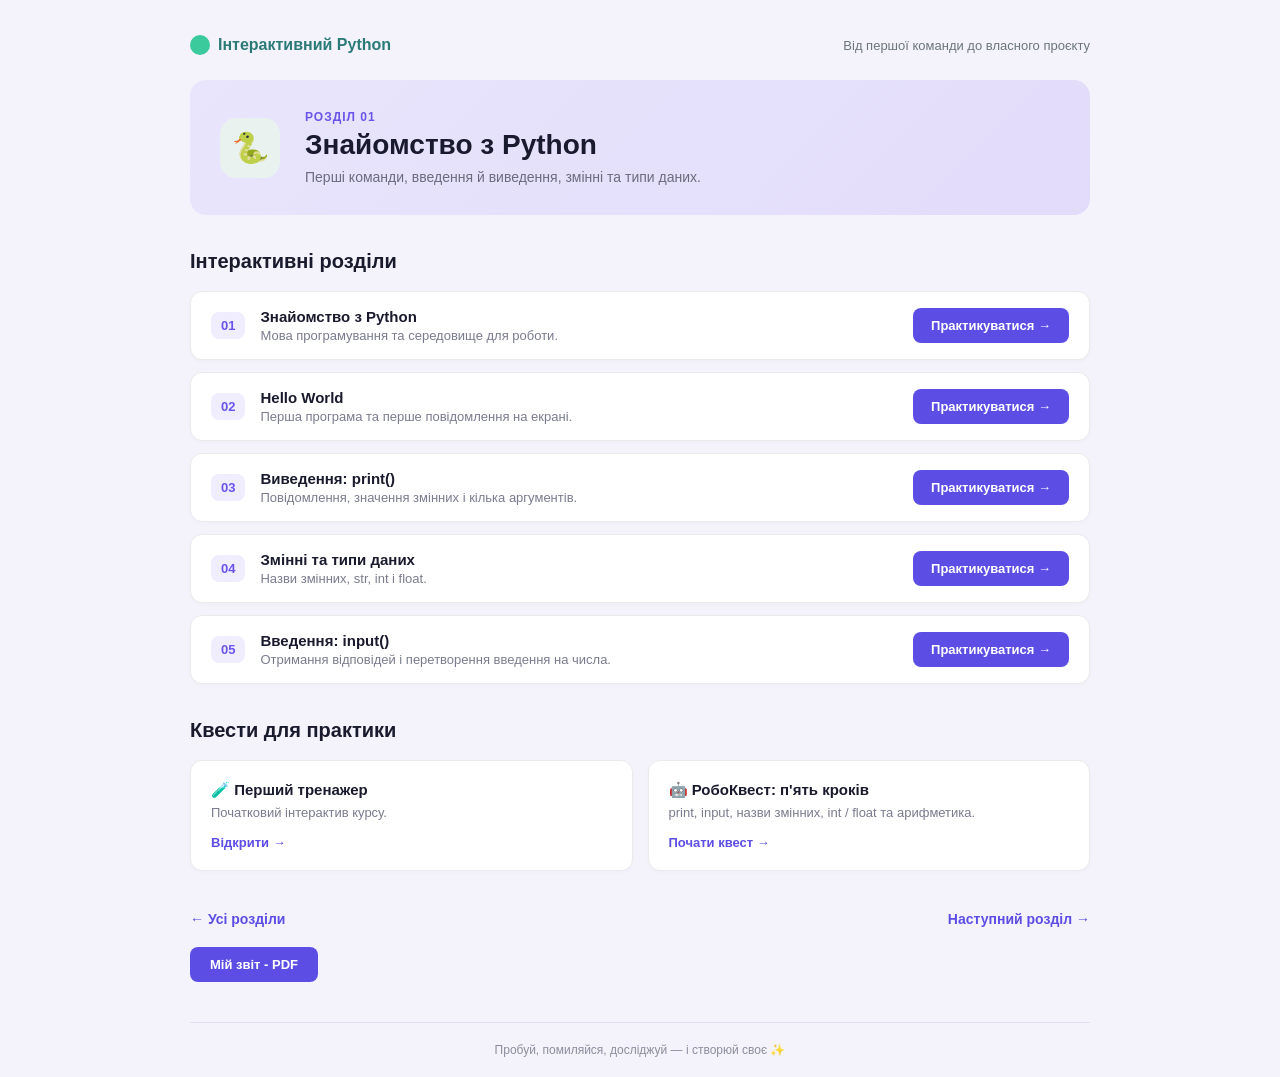
<file: py_start.html>
<!DOCTYPE html>
<html lang="uk">
<head>
    <meta charset="UTF-8">
    <meta name="viewport" content="width=device-width, initial-scale=1.0">
    <title>Інтерактивний Python</title>
    <style>
        * {
            box-sizing: border-box;
            margin: 0;
            padding: 0;
            font-family: 'Segoe UI', Roboto, Helvetica, Arial, sans-serif;
        }

        body {
            background-color: #f4f3fb;
            color: #2d2d3a;
            display: flex;
            justify-content: center;
            padding: 20px;
        }

        .container {
            width: 100%;
            max-width: 900px;
        }

        /* Header */
        header {
            display: flex;
            justify-content: space-between;
            align-items: center;
            padding: 15px 0 25px 0;
        }

        .logo {
            display: flex;
            align-items: center;
            gap: 8px;
            font-weight: 700;
            color: #2b7a78;
            font-size: 16px;
        }

        .logo-icon {
            width: 20px;
            height: 20px;
            background-color: #3bca9b;
            border-radius: 50%;
        }

        .tagline {
            font-size: 13px;
            color: #6c757d;
        }

        /* Banner */
        .hero-banner {
            background: linear-gradient(135deg, #e9e5fc 0%, #e2dcfa 100%);
            border-radius: 16px;
            padding: 30px;
            display: flex;
            align-items: center;
            gap: 25px;
            margin-bottom: 35px;
        }

        .hero-icon {
            width: 60px;
            height: 60px;
            background-color: #eaf2f0;
            border-radius: 16px;
            display: flex;
            align-items: center;
            justify-content: center;
            font-size: 30px;
            color: white;
            flex-shrink: 0;
        }

        .hero-content .subtitle {
            text-transform: uppercase;
            font-size: 12px;
            font-weight: 700;
            color: #6a55ea;
            letter-spacing: 1px;
            margin-bottom: 5px;
        }

        .hero-content h1 {
            font-size: 28px;
            font-weight: 800;
            color: #1a1a2e;
            margin-bottom: 8px;
        }

        .hero-content p {
            font-size: 14px;
            color: #6b6c7e;
        }

        /* Section Titles */
        .page-section-title {
            font-size: 20px;
            font-weight: 700;
            color: #1a1a2e;
            margin-bottom: 18px;
        }

        /* Interactive Sections List */
        .interactive-list {
            display: flex;
            flex-direction: column;
            gap: 12px;
            margin-bottom: 35px;
        }

        .interactive-card {
            background-color: #ffffff;
            border-radius: 12px;
            padding: 16px 20px;
            display: flex;
            align-items: center;
            justify-content: space-between;
            box-shadow: 0 2px 5px rgba(0,0,0,0.02);
            border: 1px solid #eaeaea;
        }

        .card-left {
            display: flex;
            align-items: center;
            gap: 15px;
        }

        .card-badge {
            background-color: #f0edfe;
            color: #6a55ea;
            font-weight: 700;
            font-size: 13px;
            padding: 6px 10px;
            border-radius: 8px;
        }

        .card-info h3 {
            font-size: 15px;
            font-weight: 700;
            color: #1a1a2e;
            margin-bottom: 3px;
        }

        .card-info p {
            font-size: 13px;
            color: #7a7b8e;
        }

        /* Кнопка-посилання */
        .practice-btn {
            background-color: #5c4ee5;
            color: white;
            border: none;
            padding: 10px 18px;
            border-radius: 8px;
            font-weight: 600;
            font-size: 13px;
            cursor: pointer;
            text-decoration: none;
            display: inline-block;
            transition: background-color 0.2s;
            white-space: nowrap;
        }

        .practice-btn:hover {
            background-color: #4b3ecb;
        }

        /* Quests Grid */
        .quests-grid {
            display: grid;
            grid-template-columns: repeat(2, 1fr);
            gap: 15px;
            margin-bottom: 40px;
        }

        .quest-item {
            background-color: #ffffff;
            border-radius: 12px;
            padding: 20px;
            box-shadow: 0 2px 5px rgba(0,0,0,0.02);
            border: 1px solid #eaeaea;
            display: flex;
            flex-direction: column;
            justify-content: space-between;
            min-height: 110px;
        }

        .quest-title {
            display: flex;
            align-items: center;
            gap: 8px;
            font-weight: 700;
            font-size: 15px;
            color: #1a1a2e;
            margin-bottom: 6px;
        }

        .quest-desc {
            font-size: 13px;
            color: #7a7b8e;
            margin-bottom: 15px;
        }

        .quest-link {
            color: #5c4ee5;
            text-decoration: none;
            font-weight: 700;
            font-size: 13px;
        }

        .quest-link:hover {
            text-decoration: underline;
        }

        /* Navigation Links */
        .bottom-nav {
            display: flex;
            justify-content: space-between;
            align-items: center;
            margin-bottom: 20px;
        }

        .nav-link {
            color: #5c4ee5;
            text-decoration: none;
            font-weight: 700;
            font-size: 14px;
        }

        .pdf-action-btn {
            background-color: #5c4ee5;
            color: white;
            border: none;
            padding: 10px 20px;
            border-radius: 8px;
            font-weight: 700;
            font-size: 13px;
            cursor: pointer;
            margin-bottom: 40px;
            display: inline-block;
            text-decoration: none;
        }

        /* Footer */
        footer {
            border-top: 1px solid #e2e0ee;
            padding-top: 20px;
            text-align: center;
            font-size: 12px;
            color: #8c8d9e;
        }
    </style>
</head>
<body>

    <div class="container">
        <!-- Header -->
        <header>
            <div class="logo">
                <span class="logo-icon"></span>
                <span>Інтерактивний Python</span>
            </div>
            <div class="tagline">Від першої команди до власного проєкту</div>
        </header>

        <!-- Hero Banner -->
        <div class="hero-banner">
            <div class="hero-icon">🐍</div>
            <div class="hero-content">
                <div class="subtitle">Розділ 01</div>
                <h1>Знайомство з Python</h1>
                <p>Перші команди, введення й виведення, змінні та типи даних.</p>
            </div>
        </div>

        <!-- Interactive Sections -->
        <h2 class="page-section-title">Інтерактивні розділи</h2>
        <div class="interactive-list">
            
            <div class="interactive-card">
                <div class="card-left">
                    <span class="card-badge">01</span>
                    <div class="card-info">
                        <h3>Знайомство з Python</h3>
                        <p>Мова програмування та середовище для роботи.</p>
                    </div>
                </div>
                <!-- Змініть # на вашу адресу посилання -->
                <a href="introd.html" class="practice-btn">Практикуватися &rarr;</a>
            </div>

            <div class="interactive-card">
                <div class="card-left">
                    <span class="card-badge">02</span>
                    <div class="card-info">
                        <h3>Hello World</h3>
                        <p>Перша програма та перше повідомлення на екрані.</p>
                    </div>
                </div>
                <a href="hello.html" class="practice-btn">Практикуватися &rarr;</a>
            </div>

            <div class="interactive-card">
                <div class="card-left">
                    <span class="card-badge">03</span>
                    <div class="card-info">
                        <h3>Виведення: print()</h3>
                        <p>Повідомлення, значення змінних і кілька аргументів.</p>
                    </div>
                </div>
                <a href="print.html" class="practice-btn">Практикуватися &rarr;</a>
            </div>

            <div class="interactive-card">
                <div class="card-left">
                    <span class="card-badge">04</span>
                    <div class="card-info">
                        <h3>Змінні та типи даних</h3>
                        <p>Назви змінних, str, int i float.</p>
                    </div>
                </div>
                <a href="variable.html" class="practice-btn">Практикуватися &rarr;</a>
            </div>

            <div class="interactive-card">
                <div class="card-left">
                    <span class="card-badge">05</span>
                    <div class="card-info">
                        <h3>Введення: input()</h3>
                        <p>Отримання відповідей і перетворення введення на числа.</p>
                    </div>
                </div>
                <a href="input.html" class="practice-btn">Практикуватися &rarr;</a>
            </div>

        </div>

        <!-- Practice Quests -->
        <h2 class="page-section-title">Квести для практики</h2>
        <div class="quests-grid">
            
            <div class="quest-item">
                <div>
                    <div class="quest-title">🧪 Перший тренажер</div>
                    <div class="quest-desc">Початковий інтерактив курсу.</div>
                </div>
                <a href="q1.html" class="quest-link">Відкрити &rarr;</a>
            </div>

           

            <div class="quest-item">
                <div>
                    <div class="quest-title">🤖 РобоКвест: п'ять кроків</div>
                    <div class="quest-desc">print, input, назви змінних, int / float та арифметика.</div>
                </div>
                <a href="roboQuest.html" class="quest-link">Почати квест &rarr;</a>
            </div>

        </div>

        <!-- Navigation Links -->
        <div class="bottom-nav">
            <a href="index.html" class="nav-link">&larr; Усі розділи</a>
            <a href="#" class="nav-link">Наступний розділ &rarr;</a>
        </div>

        <a href="#" class="pdf-action-btn">Мій звіт - PDF</a>

        <!-- Footer -->
        <footer>
            Пробуй, помиляйся, досліджуй — і створюй своє ✨
        </footer>
    </div>

</body>
</html>
</file>
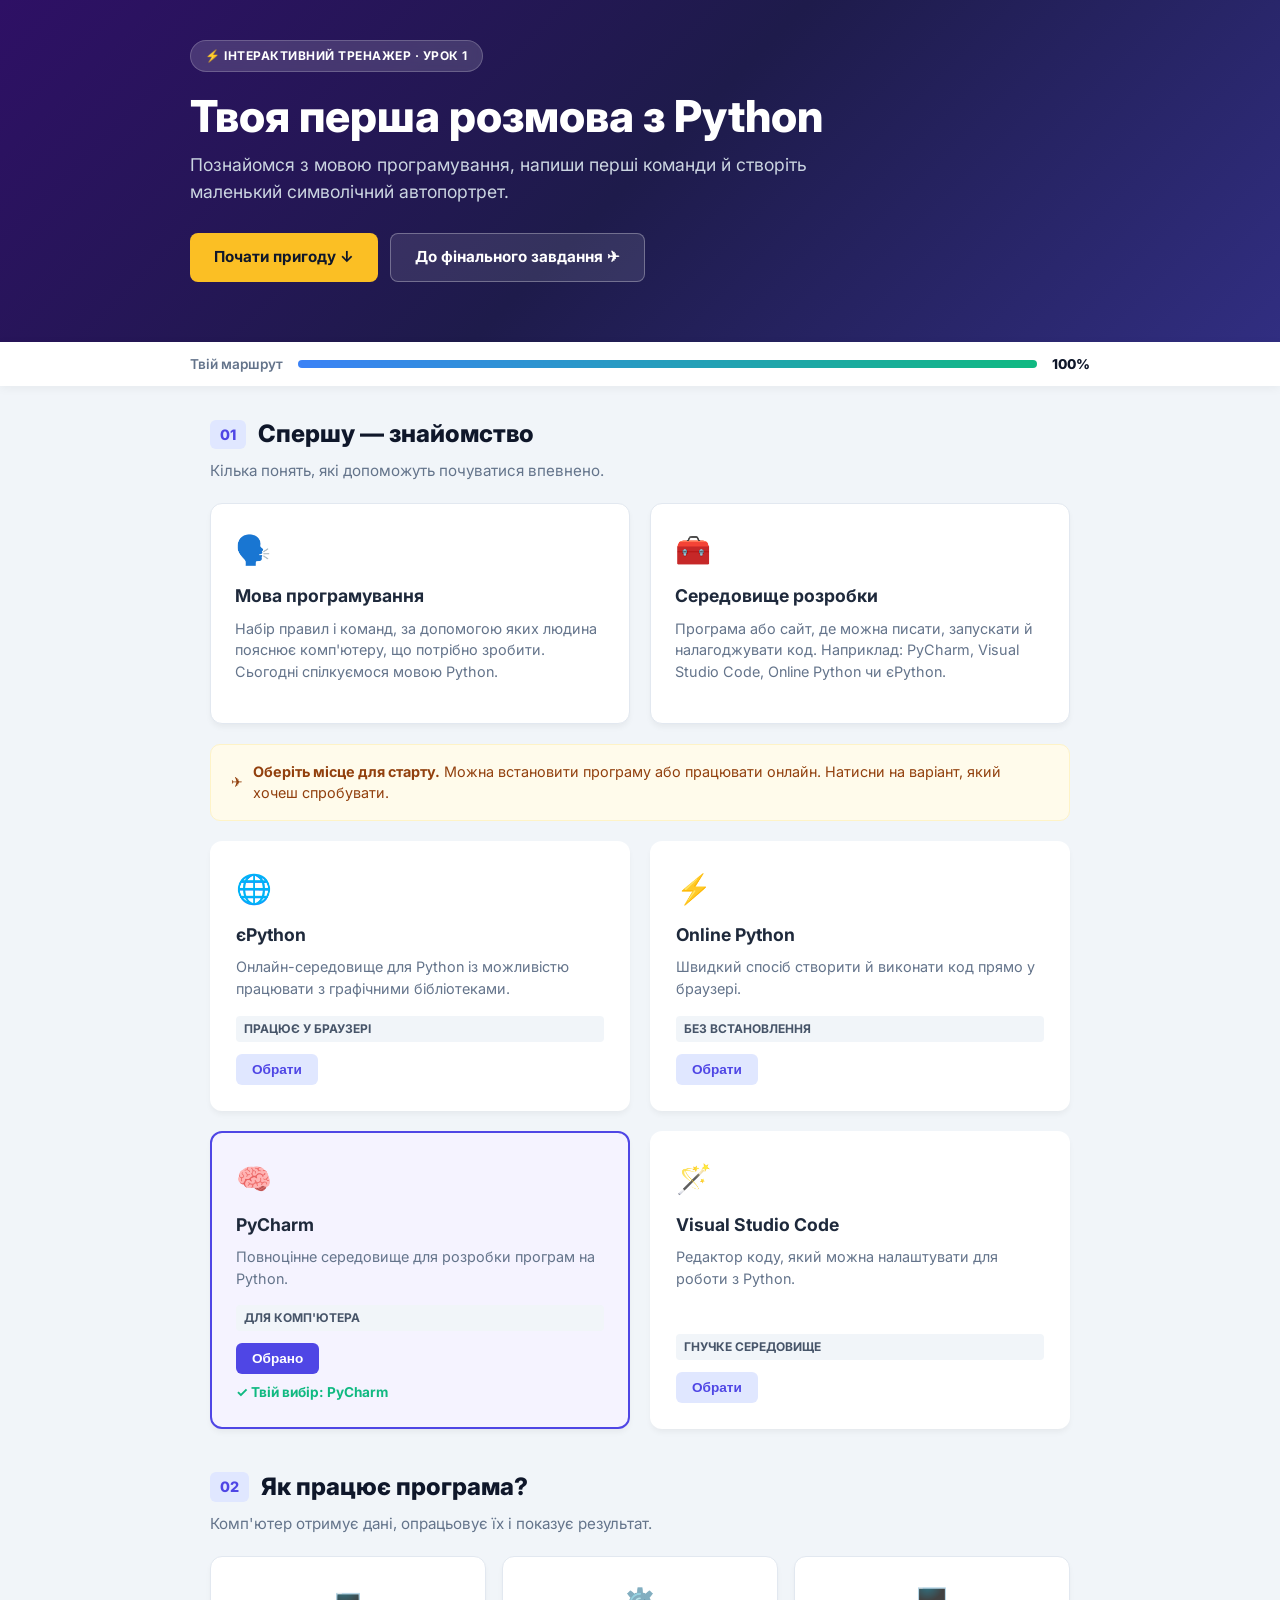
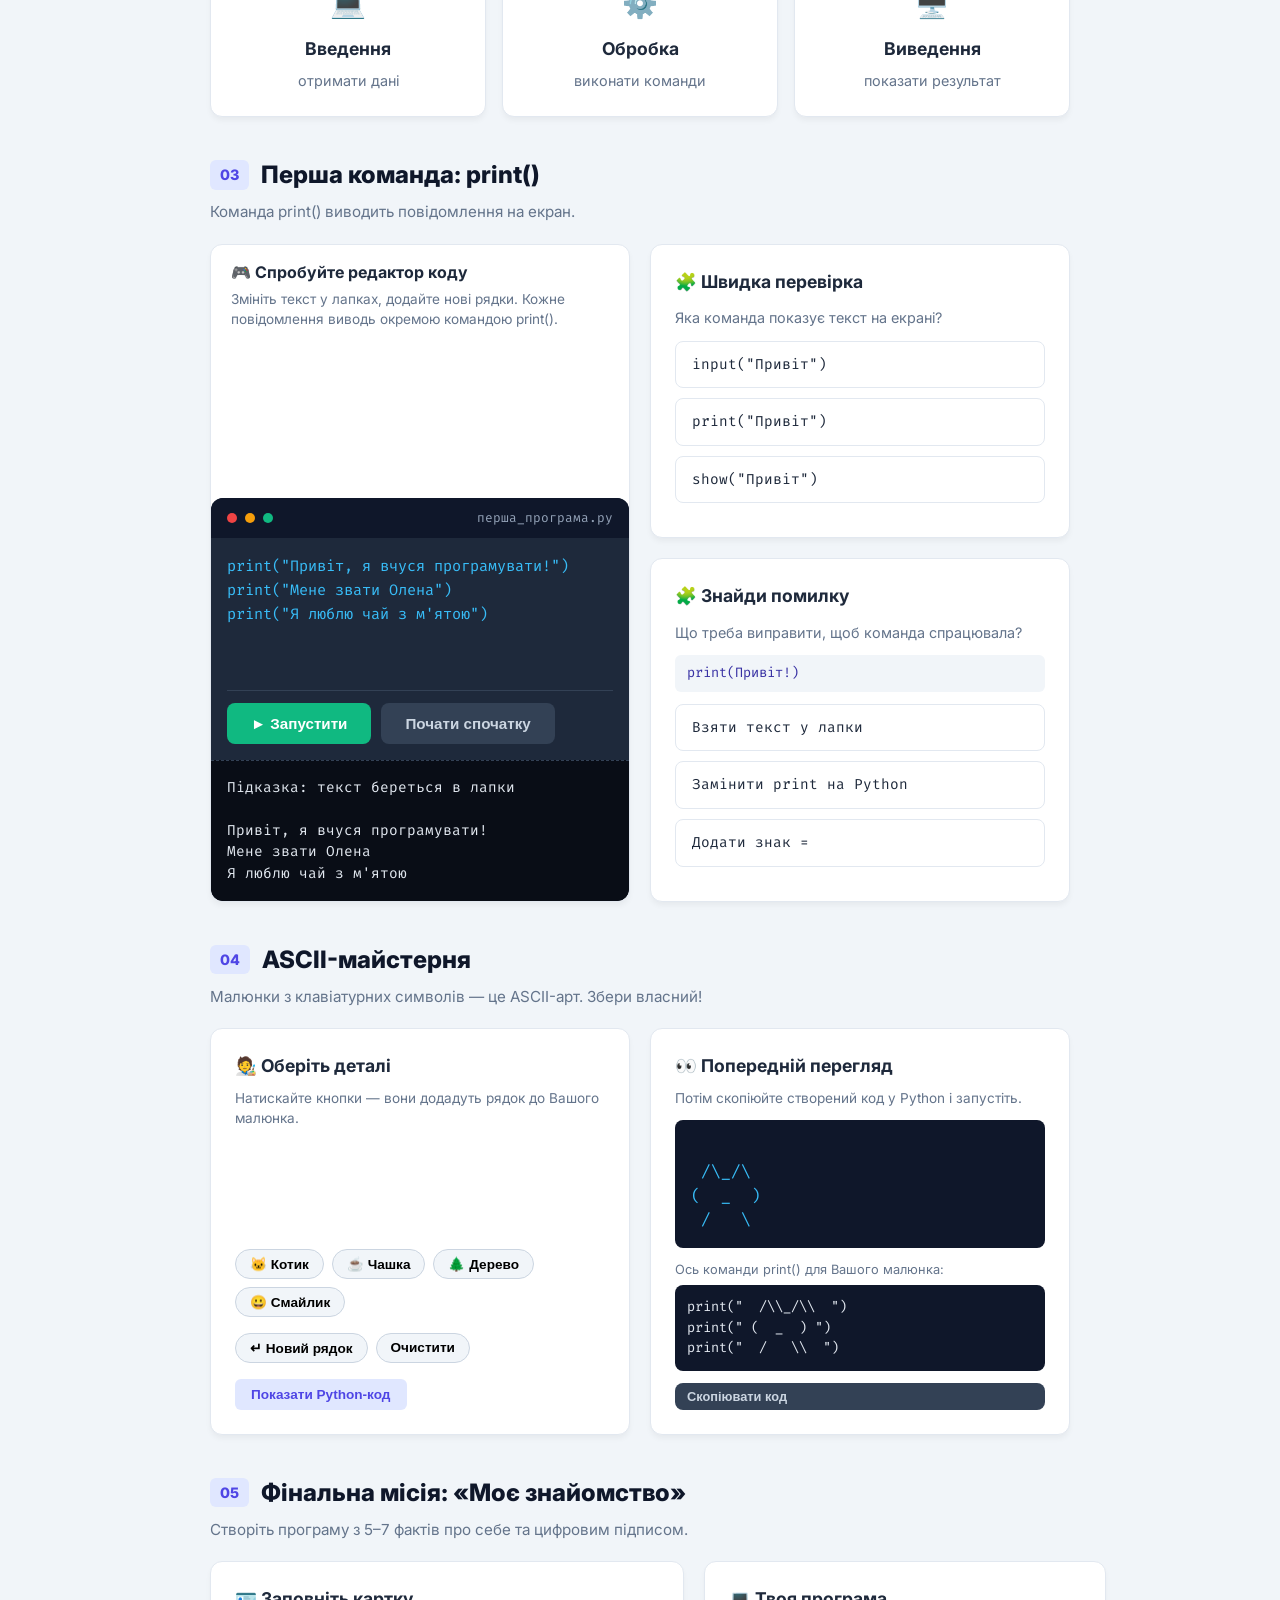
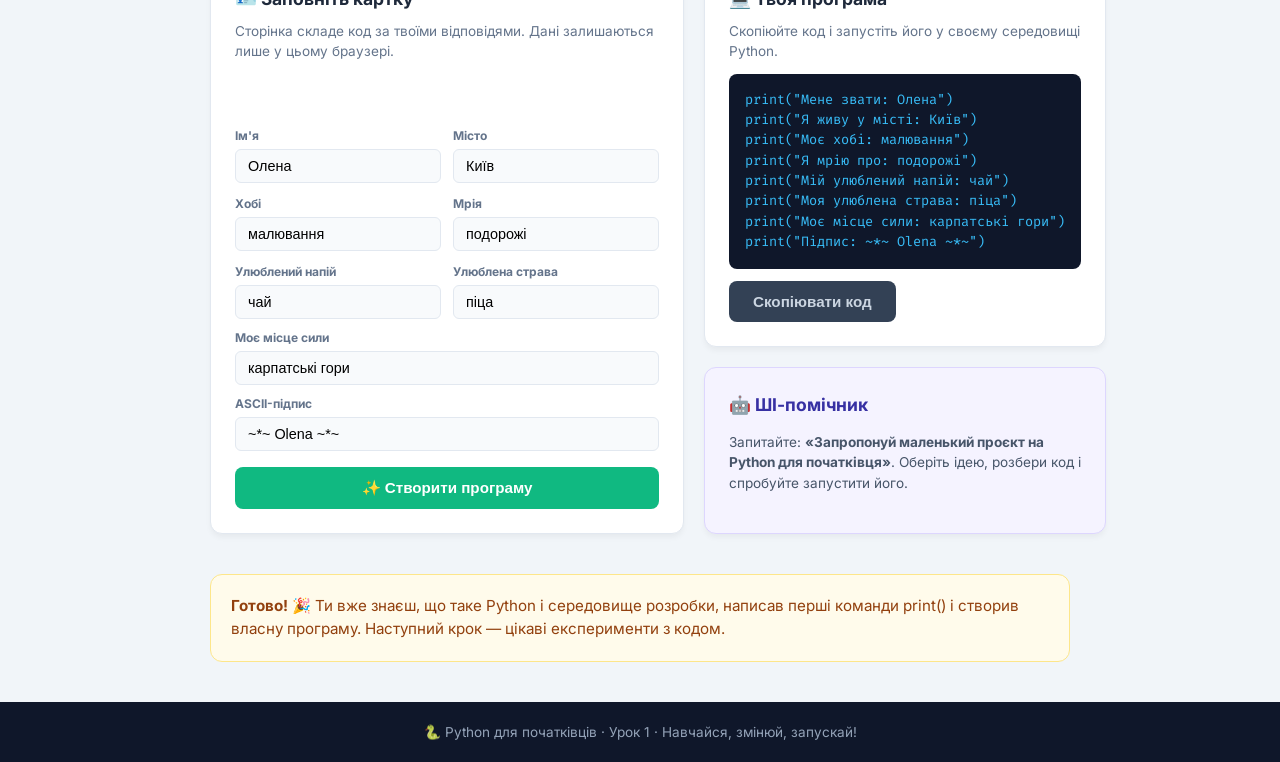
<file: q1.html>
<!DOCTYPE html>
<html lang="uk">
<head>
  <meta charset="UTF-8">
  <meta name="viewport" content="width=device-width, initial-scale=1.0">
  <title>Твоя перша розмова з Python</title>
  <link href="https://fonts.googleapis.com/css2?family=Inter:wght@400;500;600;700;800&family=Fira+Code:wght@400;500&display=swap" rel="stylesheet">
  <style>
    :root {
      --primary: #4f46e5;
      --primary-dark: #3730a3;
      --accent-yellow: #fbbf24;
      --accent-green: #10b981;
      --bg-dark: #1e1b4b;
      --bg-light: #f8fafc;
      --card-bg: #ffffff;
      --text-main: #1e293b;
      --text-muted: #64748b;
      --code-bg: #1e293b;
      --border-color: #e2e8f0;
    }

    * { box-sizing: border-box; margin: 0; padding: 0; }
    body {
      font-family: 'Inter', sans-serif;
      background-color: #f1f5f9;
      color: var(--text-main);
      line-height: 1.5;
    }

    /* Hero Banner */
    .hero {
      background: linear-gradient(135deg, #2e1065 0%, #1e1b4b 50%, #312e81 100%);
      color: white;
      padding: 40px 20px 60px;
      text-align: left;
      position: relative;
    }
    .hero-container {
      max-width: 900px;
      margin: 0 auto;
    }
    .badge-top {
      display: inline-flex;
      align-items: center;
      gap: 6px;
      background: rgba(255, 255, 255, 0.15);
      backdrop-filter: blur(5px);
      padding: 6px 14px;
      border-radius: 20px;
      font-size: 0.75rem;
      font-weight: 700;
      letter-spacing: 0.5px;
      text-transform: uppercase;
      margin-bottom: 20px;
      border: 1px solid rgba(255, 255, 255, 0.2);
    }
    .hero h1 {
      font-size: 2.75rem;
      font-weight: 800;
      margin-bottom: 12px;
      line-height: 1.1;
    }
    .hero p {
      font-size: 1.1rem;
      color: #cbd5e1;
      margin-bottom: 28px;
      max-width: 650px;
    }
    .hero-buttons {
      display: flex;
      gap: 12px;
      flex-wrap: wrap;
    }
    .btn {
      padding: 12px 24px;
      border-radius: 8px;
      font-weight: 700;
      font-size: 0.95rem;
      cursor: pointer;
      text-decoration: none;
      display: inline-flex;
      align-items: center;
      gap: 8px;
      border: none;
      transition: all 0.2s ease;
    }
    .btn-yellow {
      background-color: var(--accent-yellow);
      color: #0f172a;
    }
    .btn-yellow:hover { background-color: #f59e0b; }
    .btn-outline {
      background: rgba(255, 255, 255, 0.1);
      color: white;
      border: 1px solid rgba(255, 255, 255, 0.3);
    }
    .btn-outline:hover { background: rgba(255, 255, 255, 0.2); }

    /* Progress Bar */
    .progress-sticky {
      position: sticky;
      top: 0;
      z-index: 100;
      background: white;
      box-shadow: 0 2px 10px rgba(0,0,0,0.05);
      padding: 12px 20px;
    }
    .progress-container {
      max-width: 900px;
      margin: 0 auto;
      display: flex;
      align-items: center;
      gap: 15px;
    }
    .progress-title { font-size: 0.85rem; font-weight: 600; color: var(--text-muted); }
    .progress-bar-bg {
      flex: 1;
      height: 8px;
      background: #e2e8f0;
      border-radius: 4px;
      overflow: hidden;
    }
    .progress-bar-fill {
      height: 100%;
      width: 100%;
      background: linear-gradient(90deg, #3b82f6, #10b981);
      transition: width 0.3s ease;
    }
    .progress-percent { font-size: 0.85rem; font-weight: 800; color: #0f172a; }

    /* Main Container */
    .content {
      max-width: 900px;
      margin: 30px auto;
      padding: 0 20px;
      display: flex;
      flex-direction: column;
      gap: 40px;
    }

    /* Section Styling */
    .section-header {
      display: flex;
      align-items: center;
      gap: 12px;
      margin-bottom: 8px;
    }
    .step-number {
      background: #e0e7ff;
      color: var(--primary);
      font-weight: 800;
      font-size: 0.9rem;
      padding: 4px 10px;
      border-radius: 6px;
    }
    .section-title { font-size: 1.5rem; font-weight: 800; color: #0f172a; }
    .section-desc { font-size: 0.95rem; color: var(--text-muted); margin-bottom: 20px; }

    /* Grid & Cards */
    .grid-2 { display: grid; grid-template-columns: 1fr 1fr; gap: 20px; }
    .grid-3 { display: grid; grid-template-columns: 1fr 1fr 1fr; gap: 16px; }

    .card {
      background: var(--card-bg);
      border-radius: 12px;
      padding: 24px;
      border: 1px solid var(--border-color);
      box-shadow: 0 4px 6px -1px rgba(0, 0, 0, 0.05);
      display: flex;
      flex-direction: column;
    }
    .card-icon { font-size: 1.8rem; margin-bottom: 12px; }
    .card h3 { font-size: 1.1rem; font-weight: 700; margin-bottom: 8px; }
    .card p { font-size: 0.9rem; color: var(--text-muted); flex-grow: 1; margin-bottom: 16px; }

    /* Selectable Cards */
    .card-selectable {
      cursor: pointer;
      transition: all 0.2s ease;
      border: 2px solid transparent;
      position: relative;
    }
    .card-selectable:hover { transform: translateY(-2px); border-color: #cbd5e1; }
    .card-selectable.selected {
      border-color: var(--primary);
      background: #f5f3ff;
    }
    .card-badge {
      display: inline-block;
      background: #f1f5f9;
      color: #475569;
      font-size: 0.75rem;
      font-weight: 700;
      padding: 4px 8px;
      border-radius: 4px;
      margin-bottom: 12px;
      text-transform: uppercase;
    }
    .btn-select {
      background: #e0e7ff;
      color: var(--primary);
      border: none;
      padding: 8px 16px;
      border-radius: 6px;
      font-weight: 700;
      font-size: 0.85rem;
      cursor: pointer;
      align-self: flex-start;
    }
    .card-selectable.selected .btn-select {
      background: var(--primary);
      color: white;
    }
    .selection-result {
      color: var(--accent-green);
      font-weight: 700;
      font-size: 0.85rem;
      margin-top: 8px;
      display: flex;
      align-items: center;
      gap: 4px;
    }

    /* Alert Banner */
    .info-banner {
      background: #fffbeb;
      border: 1px solid #fef3c7;
      border-radius: 10px;
      padding: 16px 20px;
      font-size: 0.9rem;
      color: #92400e;
      display: flex;
      align-items: center;
      gap: 10px;
    }

    /* Code Editor Box */
    .code-editor {
      background: var(--code-bg);
      border-radius: 12px;
      overflow: hidden;
      color: white;
    }
    .editor-header {
      background: #0f172a;
      padding: 10px 16px;
      display: flex;
      align-items: center;
      gap: 8px;
    }
    .dot { width: 10px; height: 10px; border-radius: 50%; }
    .dot-red { background: #ef4444; }
    .dot-yellow { background: #f59e0b; }
    .dot-green { background: #10b981; }
    .filename { font-family: 'Fira Code', monospace; font-size: 0.8rem; color: #94a3b8; margin-left: auto; }
    
    .editor-body { padding: 16px; }
    textarea.code-input {
      width: 100%;
      height: 120px;
      background: transparent;
      border: none;
      color: #38bdf8;
      font-family: 'Fira Code', monospace;
      font-size: 0.95rem;
      resize: none;
      outline: none;
      line-height: 1.6;
    }
    .editor-controls {
      display: flex;
      gap: 10px;
      margin-top: 10px;
      border-top: 1px solid #334155;
      padding-top: 12px;
    }
    .btn-run { background: var(--accent-green); color: white; border: none; }
    .btn-run:hover { background: #059669; }
    .btn-reset { background: #334155; color: #cbd5e1; border: none; }
    .btn-reset:hover { background: #475569; }

    .terminal-output {
      background: #090d16;
      border-top: 1px dashed #334155;
      padding: 16px;
      font-family: 'Fira Code', monospace;
      font-size: 0.9rem;
      color: #e2e8f0;
      min-height: 70px;
      white-space: pre-wrap;
    }

    /* Quiz Option Cards */
    .quiz-option {
      background: white;
      border: 1px solid var(--border-color);
      border-radius: 8px;
      padding: 12px 16px;
      margin-bottom: 10px;
      cursor: pointer;
      font-family: 'Fira Code', monospace;
      font-size: 0.9rem;
      transition: all 0.2s;
    }
    .quiz-option:hover { border-color: var(--primary); background: #f8fafc; }
    .quiz-option.correct { border-color: var(--accent-green); background: #ecfdf5; color: #065f46; font-weight: 600; }
    .quiz-option.wrong { border-color: #ef4444; background: #fef2f2; color: #991b1b; }

    /* ASCII Creator */
    .ascii-btn-group { display: flex; gap: 8px; flex-wrap: wrap; margin-bottom: 16px; }
    .btn-chip {
      background: #f1f5f9;
      border: 1px solid #cbd5e1;
      border-radius: 20px;
      padding: 6px 14px;
      font-size: 0.85rem;
      font-weight: 600;
      cursor: pointer;
    }
    .btn-chip:hover { background: #e2e8f0; }

    /* Forms */
    .form-grid { display: grid; grid-template-columns: 1fr 1fr; gap: 12px; }
    .form-group { display: flex; flex-direction: column; gap: 4px; }
    .form-group label { font-size: 0.75rem; font-weight: 700; color: var(--text-muted); }
    .form-group input {
      padding: 8px 12px;
      border: 1px solid var(--border-color);
      border-radius: 6px;
      background: #f8fafc;
      font-size: 0.9rem;
    }

    /* Success Footer Banner */
    .success-footer {
      background: #fffbeb;
      border: 1px solid #fde68a;
      border-radius: 12px;
      padding: 20px;
      color: #92400e;
      font-size: 0.95rem;
    }
    
    footer {
      background: #0f172a;
      color: #94a3b8;
      text-align: center;
      padding: 20px;
      font-size: 0.85rem;
      margin-top: 40px;
    }

    @media (max-width: 768px) {
      .grid-2, .grid-3, .form-grid { grid-template-columns: 1fr; }
      .hero h1 { font-size: 2rem; }
    }
  </style>
</head>
<body>

  <!-- HERO HEADER -->
  <header class="hero">
    <div class="hero-container">
      <div class="badge-top">⚡ Інтерактивний тренажер · Урок 1</div>
      <h1>Твоя перша розмова з Python</h1>
      <p>Познайомся з мовою програмування, напиши перші команди й створіть маленький символічний автопортрет.</p>
      <div class="hero-buttons">
        <a href="#step-1" class="btn btn-yellow">Почати пригоду ↓</a>
        <a href="#step-5" class="btn btn-outline">До фінального завдання ✈</a>
      </div>
    </div>
  </header>

  <!-- STICKY PROGRESS BAR -->
  <div class="progress-sticky">
    <div class="progress-container">
      <span class="progress-title">Твій маршрут</span>
      <div class="progress-bar-bg">
        <div class="progress-bar-fill" id="progressBar"></div>
      </div>
      <span class="progress-percent" id="progressPercent">100%</span>
    </div>
  </div>

  <main class="content">

    <!-- 01. Спершу — знайомство -->
    <section id="step-1">
      <div class="section-header">
        <span class="step-number">01</span>
        <h2 class="section-title">Спершу — знайомство</h2>
      </div>
      <p class="section-desc">Кілька понять, які допоможуть почуватися впевнено.</p>

      <div class="grid-2" style="margin-bottom: 20px;">
        <div class="card">
          <div class="card-icon">🗣️</div>
          <h3>Мова програмування</h3>
          <p>Набір правил і команд, за допомогою яких людина пояснює комп'ютеру, що потрібно зробити. Сьогодні спілкуємося мовою Python.</p>
        </div>
        <div class="card">
          <div class="card-icon">🧰</div>
          <h3>Середовище розробки</h3>
          <p>Програма або сайт, де можна писати, запускати й налагоджувати код. Наприклад: PyCharm, Visual Studio Code, Online Python чи єPython.</p>
        </div>
      </div>

      <div class="info-banner" style="margin-bottom: 20px;">
        <span>✈</span>
        <div><strong>Оберіть місце для старту.</strong> Можна встановити програму або працювати онлайн. Натисни на варіант, який хочеш спробувати.</div>
      </div>

      <div class="grid-2">
        <div class="card card-selectable" onclick="selectEnv(this, 'єPython')">
          <div class="card-icon">🌐</div>
          <h3>єPython</h3>
          <p>Онлайн-середовище для Python із можливістю працювати з графічними бібліотеками.</p>
          <span class="card-badge">Працює у браузері</span>
          <button class="btn-select">Обрати</button>
          <div class="selection-result" style="display:none;">✓ Твій вибір: єPython</div>
        </div>

        <div class="card card-selectable" onclick="selectEnv(this, 'Online Python')">
          <div class="card-icon">⚡</div>
          <h3>Online Python</h3>
          <p>Швидкий спосіб створити й виконати код прямо у браузері.</p>
          <span class="card-badge">Без встановлення</span>
          <button class="btn-select">Обрати</button>
          <div class="selection-result" style="display:none;">✓ Твій вибір: Online Python</div>
        </div>

        <div class="card card-selectable selected" onclick="selectEnv(this, 'PyCharm')">
          <div class="card-icon">🧠</div>
          <h3>PyCharm</h3>
          <p>Повноцінне середовище для розробки програм на Python.</p>
          <span class="card-badge">Для комп'ютера</span>
          <button class="btn-select">Обрано</button>
          <div class="selection-result" style="display:flex;">✓ Твій вибір: PyCharm</div>
        </div>

        <div class="card card-selectable" onclick="selectEnv(this, 'Visual Studio Code')">
          <div class="card-icon">🪄</div>
          <h3>Visual Studio Code</h3>
          <p>Редактор коду, який можна налаштувати для роботи з Python.</p>
          <span class="card-badge">Гнучке середовище</span>
          <button class="btn-select">Обрати</button>
          <div class="selection-result" style="display:none;">✓ Твій вибір: VS Code</div>
        </div>
      </div>
    </section>

    <!-- 02. Як працює програма? -->
    <section id="step-2">
      <div class="section-header">
        <span class="step-number">02</span>
        <h2 class="section-title">Як працює програма?</h2>
      </div>
      <p class="section-desc">Комп'ютер отримує дані, опрацьовує їх і показує результат.</p>

      <div class="grid-3">
        <div class="card" style="text-align: center; align-items: center;">
          <div class="card-icon">💻</div>
          <h3>Введення</h3>
          <p style="margin-bottom:0;">отримати дані</p>
        </div>
        <div class="card" style="text-align: center; align-items: center;">
          <div class="card-icon">⚙️</div>
          <h3>Обробка</h3>
          <p style="margin-bottom:0;">виконати команди</p>
        </div>
        <div class="card" style="text-align: center; align-items: center;">
          <div class="card-icon">🖥️</div>
          <h3>Виведення</h3>
          <p style="margin-bottom:0;">показати результат</p>
        </div>
      </div>
    </section>

    <!-- 03. Перша команда: print() -->
    <section id="step-3">
      <div class="section-header">
        <span class="step-number">03</span>
        <h2 class="section-title">Перша команда: print()</h2>
      </div>
      <p class="section-desc">Команда print() виводить повідомлення на екран.</p>

      <div class="grid-2">
        <!-- Interactive Code Editor -->
        <div class="card" style="padding:0; overflow:hidden;">
          <div style="padding: 15px 20px 5px; font-weight:700; display:flex; align-items:center; gap:8px;">
            🎮 Спробуйте редактор коду
          </div>
          <p style="padding: 0 20px 10px; font-size: 0.85rem; color: var(--text-muted);">
            Змініть текст у лапках, додайте нові рядки. Кожне повідомлення виводь окремою командою print().
          </p>

          <div class="code-editor">
            <div class="editor-header">
              <span class="dot dot-red"></span>
              <span class="dot dot-yellow"></span>
              <span class="dot dot-green"></span>
              <span class="filename">перша_програма.py</span>
            </div>
            <div class="editor-body">
              <textarea id="pythonEditor" class="code-input">print("Привіт, я вчуся програмувати!")
print("Мене звати Олена")
print("Я люблю чай з м'ятою")</textarea>
              <div class="editor-controls">
                <button class="btn btn-run" onclick="runCode()">► Запустити</button>
                <button class="btn btn-reset" onclick="resetCode()">Почати спочатку</button>
              </div>
            </div>
            <div class="terminal-output" id="terminalOutput">Підказка: текст береться в лапки

Привіт, я вчуся програмувати!
Мене звати Олена
Я люблю чай з м'ятою</div>
          </div>
        </div>

        <!-- Quizzes Column -->
        <div style="display:flex; flex-direction:column; gap:20px;">
          <!-- Quiz 1 -->
          <div class="card">
            <h3 style="display:flex; align-items:center; gap:6px; margin-bottom:12px;">🧩 Швидка перевірка</h3>
            <p style="font-size:0.9rem; margin-bottom:12px;">Яка команда показує текст на екрані?</p>
            
            <div class="quiz-option" onclick="checkQuiz1(this, false)">input("Привіт")</div>
            <div class="quiz-option" onclick="checkQuiz1(this, true)">print("Привіт")</div>
            <div class="quiz-option" onclick="checkQuiz1(this, false)">show("Привіт")</div>
            <div id="quiz1-feedback" style="margin-top:5px; font-weight:700; color:var(--accent-green); display:none;">Саме так! ✓</div>
          </div>

          <!-- Quiz 2 -->
          <div class="card">
            <h3 style="display:flex; align-items:center; gap:6px; margin-bottom:12px;">🧩 Знайди помилку</h3>
            <p style="font-size:0.9rem; margin-bottom:12px;">Що треба виправити, щоб команда спрацювала?</p>
            <div style="background:#f1f5f9; padding:8px 12px; border-radius:6px; font-family:'Fira Code'; font-size:0.85rem; margin-bottom:12px; color:var(--primary-dark);">
              print(Привіт!)
            </div>

            <div class="quiz-option" onclick="checkQuiz2(this, true)">Взяти текст у лапки</div>
            <div class="quiz-option" onclick="checkQuiz2(this, false)">Замінити print на Python</div>
            <div class="quiz-option" onclick="checkQuiz2(this, false)">Додати знак =</div>
            <div id="quiz2-feedback" style="margin-top:5px; font-weight:700; color:var(--accent-green); display:none;">Вірно! Текст має бути в лапках. ✓</div>
          </div>
        </div>
      </div>
    </section>

    <!-- 04. ASCII-майстерня -->
    <section id="step-4">
      <div class="section-header">
        <span class="step-number">04</span>
        <h2 class="section-title">ASCII-майстерня</h2>
      </div>
      <p class="section-desc">Малюнки з клавіатурних символів — це ASCII-арт. Збери власний!</p>

      <div class="grid-2">
        <div class="card">
          <h3>🧑‍🎨 Оберіть деталі</h3>
          <p style="font-size:0.85rem; margin-bottom:12px;">Натискайте кнопки — вони додадуть рядок до Вашого малюнка.</p>
          
          <div class="ascii-btn-group">
            <button class="btn-chip" onclick="addAscii('cat')">🐱 Котик</button>
            <button class="btn-chip" onclick="addAscii('cup')">☕ Чашка</button>
            <button class="btn-chip" onclick="addAscii('tree')">🌲 Дерево</button>
            <button class="btn-chip" onclick="addAscii('smile')">😀 Смайлик</button>
          </div>
          <div class="ascii-btn-group">
            <button class="btn-chip" onclick="addAsciiLine()">↵ Новий рядок</button>
            <button class="btn-chip" onclick="clearAscii()">Очистити</button>
          </div>

          <button class="btn btn-select" style="margin-top:auto;" onclick="generateAsciiPython()">Показати Python-код</button>
        </div>

        <div class="card">
          <h3>👀 Попередній перегляд</h3>
          <p style="font-size:0.85rem; margin-bottom:12px;">Потім скопіюйте створений код у Python і запустіть.</p>

          <div style="background:#0f172a; color:#38bdf8; padding:16px; border-radius:8px; font-family:'Fira Code', monospace; min-height:100px; white-space:pre;" id="asciiPreview">
 /\_/\ 
(  _  )
 /   \ </div>

          <p style="font-size:0.8rem; color:var(--text-muted); margin: 12px 0 6px;">Ось команди print() для Вашого малюнка:</p>

          <div style="background:#0f172a; color:#e2e8f0; padding:12px; border-radius:8px; font-family:'Fira Code', monospace; font-size:0.85rem; white-space:pre;" id="asciiCode">print("  /\\_/\\  ")
print(" (  _  ) ")
print("  /   \\  ")</div>
          
          <button class="btn btn-reset" style="margin-top:12px; font-size:0.8rem; padding:6px 12px;" onclick="copyAsciiCode()">Скопіювати код</button>
        </div>
      </div>
    </section>

    <!-- 05. Фінальна місія: «Моє знайомство» -->
    <section id="step-5">
      <div class="section-header">
        <span class="step-number">05</span>
        <h2 class="section-title">Фінальна місія: «Моє знайомство»</h2>
      </div>
      <p class="section-desc">Створіть програму з 5–7 фактів про себе та цифровим підписом.</p>

      <div class="grid-2">
        <div class="card">
          <h3>🪪 Заповніть картку</h3>
          <p style="font-size:0.85rem; margin-bottom:16px;">Сторінка складе код за твоїми відповідями. Дані залишаються лише у цьому браузері.</p>

          <form id="profileForm" oninput="generateProfileCode()">
            <div class="form-grid">
              <div class="form-group">
                <label>Ім'я</label>
                <input type="text" id="p_name" value="Олена">
              </div>
              <div class="form-group">
                <label>Місто</label>
                <input type="text" id="p_city" value="Київ">
              </div>
              <div class="form-group">
                <label>Хобі</label>
                <input type="text" id="p_hobby" value="малювання">
              </div>
              <div class="form-group">
                <label>Мрія</label>
                <input type="text" id="p_dream" value="подорожі">
              </div>
              <div class="form-group">
                <label>Улюблений напій</label>
                <input type="text" id="p_drink" value="чай">
              </div>
              <div class="form-group">
                <label>Улюблена страва</label>
                <input type="text" id="p_food" value="піца">
              </div>
            </div>
            <div class="form-group" style="margin-top:10px;">
              <label>Моє місце сили</label>
              <input type="text" id="p_place" value="карпатські гори">
            </div>
            <div class="form-group" style="margin-top:10px;">
              <label>ASCII-підпис</label>
              <input type="text" id="p_sign" value="~*~ Olena ~*~">
            </div>

            <button type="button" class="btn btn-run" style="margin-top:16px; width:100%; justify-content:center;" onclick="generateProfileCode()">✨ Створити програму</button>
          </form>
        </div>

        <div style="display:flex; flex-direction:column; gap:20px;">
          <div class="card">
            <h3>💻 Твоя програма</h3>
            <p style="font-size:0.85rem; margin-bottom:12px;">Скопіюйте код і запустіть його у своєму середовищі Python.</p>

            <div style="background:#0f172a; color:#38bdf8; padding:16px; border-radius:8px; font-family:'Fira Code', monospace; font-size:0.85rem; white-space:pre; min-height:180px;" id="profileCodeDisplay">print("Мене звати: Олена")
print("Я живу у місті: Київ")
print("Моє хобі: малювання")
print("Я мрію про: подорожі")
print("Мій улюблений напій: чай")
print("Моя улюблена страва: піца")
print("Моє місце сили: карпатські гори")
print("Підпис: ~*~ Olena ~*~")</div>

            <button class="btn btn-reset" style="margin-top:12px; align-self:flex-start;" onclick="copyProfileCode()">Скопіювати код</button>
          </div>

          <div class="card" style="background:#f5f3ff; border-color:#ddd6fe;">
            <h3 style="color:var(--primary-dark); display:flex; align-items:center; gap:6px;">🤖 ШІ-помічник</h3>
            <p style="font-size:0.85rem; color:#475569; margin-top:6px;">
              Запитайте: <strong>«Запропонуй маленький проєкт на Python для початківця»</strong>. Оберіть ідею, розбери код і спробуйте запустити його.
            </p>
          </div>
        </div>
      </div>
    </section>

    <!-- Success Footer Banner -->
    <div class="success-footer">
      <strong>Готово! 🎉</strong> Ти вже знаєш, що таке Python і середовище розробки, написав перші команди print() і створив власну програму. Наступний крок — цікаві експерименти з кодом.
    </div>

  </main>

  <footer>
    🐍 Python для початківців · Урок 1 · Навчайся, змінюй, запускай!
  </footer>

  <script>
    // Selection logic
    function selectEnv(card, name) {
      document.querySelectorAll('.card-selectable').forEach(c => {
        c.classList.remove('selected');
        c.querySelector('.btn-select').innerText = 'Обрати';
        c.querySelector('.selection-result').style.display = 'none';
      });
      card.classList.add('selected');
      card.querySelector('.btn-select').innerText = 'Обрано';
      const res = card.querySelector('.selection-result');
      res.innerText = '✓ Твій вибір: ' + name;
      res.style.display = 'flex';
    }

    // Interactive Editor logic
    const defaultCode = `print("Привіт, я вчуся програмувати!")\nprint("Мене звати Олена")\nprint("Я люблю чай з м'ятою")`;
    function runCode() {
      const code = document.getElementById('pythonEditor').value;
      const lines = code.split('\n');
      let output = [];
      lines.forEach(line => {
        const match = line.match(/^print\s*\((['"])(.*?)\1\)/);
        if (match) {
          output.push(match[2]);
        } else if (line.trim() !== '') {
          output.push('SyntaxError: Неправильний синтаксис у рядку: ' + line);
        }
      });
      document.getElementById('terminalOutput').innerText = output.join('\n') || '[Програма не повернула жодного тексту]';
    }

    function resetCode() {
      document.getElementById('pythonEditor').value = defaultCode;
      runCode();
    }

    // Quiz logic
    function checkQuiz1(el, isCorrect) {
      const parent = el.parentElement;
      parent.querySelectorAll('.quiz-option').forEach(opt => opt.className = 'quiz-option');
      if (isCorrect) {
        el.classList.add('correct');
        document.getElementById('quiz1-feedback').style.display = 'block';
      } else {
        el.classList.add('wrong');
        document.getElementById('quiz1-feedback').style.display = 'none';
      }
    }

    function checkQuiz2(el, isCorrect) {
      const parent = el.parentElement;
      parent.querySelectorAll('.quiz-option').forEach(opt => opt.className = 'quiz-option');
      if (isCorrect) {
        el.classList.add('correct');
        document.getElementById('quiz2-feedback').style.display = 'block';
      } else {
        el.classList.add('wrong');
        document.getElementById('quiz2-feedback').style.display = 'none';
      }
    }

    // ASCII Art Generator logic
    const asciiArtMap = {
      'cat': [' /\\_/\\ ', '(  _  )', ' /   \\ '],
      'cup': [' |~| ', ' | | ', ' |_| '],
      'tree': ['  /\\  ', ' /  \\ ', '/____\\', '  ||  '],
      'smile': [' (^_^) ']
    };
    let currentAsciiLines = [' /\\_/\\ ', '(  _  )', ' /   \\ '];

    function addAscii(type) {
      currentAsciiLines = currentAsciiLines.concat(asciiArtMap[type]);
      updateAsciiDisplay();
    }

    function addAsciiLine() {
      currentAsciiLines.push(' ');
      updateAsciiDisplay();
    }

    function clearAscii() {
      currentAsciiLines = [];
      updateAsciiDisplay();
    }

    function updateAsciiDisplay() {
      document.getElementById('asciiPreview').innerText = currentAsciiLines.join('\n');
      const pyCode = currentAsciiLines.map(l => `print("${l.replace(/\\/g, '\\\\')}")`).join('\n');
      document.getElementById('asciiCode').innerText = pyCode;
    }

    function copyAsciiCode() {
      const code = document.getElementById('asciiCode').innerText;
      navigator.clipboard.writeText(code);
      alert('Код скопійовано у буфер обміну!');
    }

    // Profile Builder logic
    function generateProfileCode() {
      const name = document.getElementById('p_name').value;
      const city = document.getElementById('p_city').value;
      const hobby = document.getElementById('p_hobby').value;
      const dream = document.getElementById('p_dream').value;
      const drink = document.getElementById('p_drink').value;
      const food = document.getElementById('p_food').value;
      const place = document.getElementById('p_place').value;
      const sign = document.getElementById('p_sign').value;

      const code = `print("Мене звати: ${name}")
print("Я живу у місті: ${city}")
print("Моє хобі: ${hobby}")
print("Я мрію про: ${dream}")
print("Мій улюблений напій: ${drink}")
print("Моя улюблена страва: ${food}")
print("Моє місце сили: ${place}")
print("Підпис: ${sign}")`;

      document.getElementById('profileCodeDisplay').innerText = code;
    }

    function copyProfileCode() {
      const code = document.getElementById('profileCodeDisplay').innerText;
      navigator.clipboard.writeText(code);
      alert('Програму скопійовано у буфер обміну!');
    }
  </script>
</body>
</html>
</file>
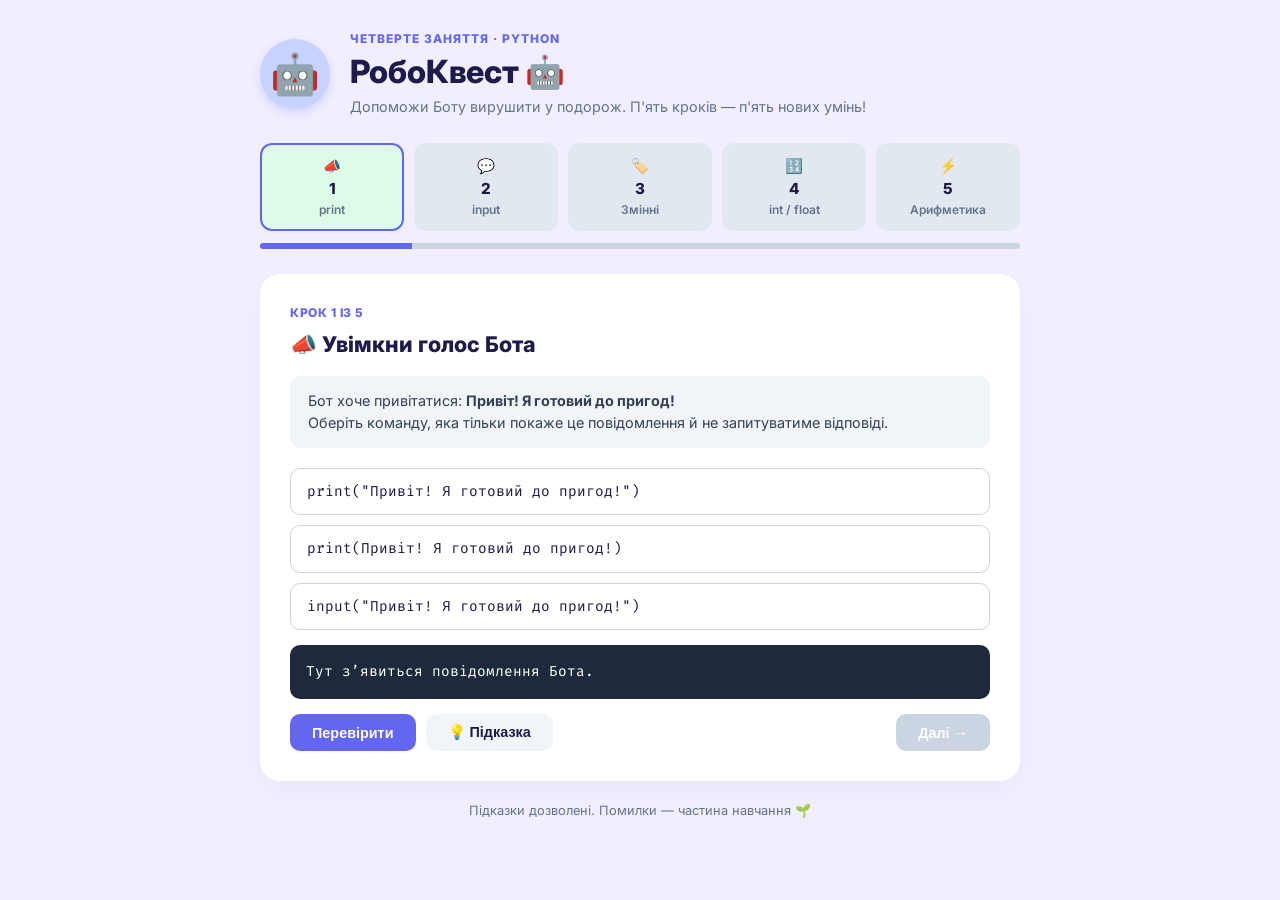
<file: roboQuest.html>
<!DOCTYPE html>
<html lang="uk">
<head>
  <meta charset="UTF-8">
  <meta name="viewport" content="width=device-width, initial-scale=1.0">
  <title>РобоКвест · Четверте заняття · Python</title>
  <link href="https://fonts.googleapis.com/css2?family=Inter:wght@400;500;600;700;800&family=Fira+Code:wght@400;500&display=swap" rel="stylesheet">
  <style>
    :root {
      --bg-main: #f0eeff;
      --card-bg: #ffffff;
      --primary: #6366f1;
      --primary-hover: #4f46e5;
      --text-dark: #1e1b4b;
      --text-muted: #64748b;
      --accent-green: #22c55e;
      --bg-green: #dcfce7;
      --accent-red: #ef4444;
      --bg-red: #fff1f2;
      --border-color: #cbd5e1;
      --code-bg: #1e293b;
    }

    * { box-sizing: border-box; margin: 0; padding: 0; }
    body {
      font-family: 'Inter', sans-serif;
      background-color: var(--bg-main);
      color: var(--text-dark);
      padding: 30px 15px;
      line-height: 1.5;
    }

    .container { max-width: 760px; margin: 0 auto; }

    /* Header */
    .header { display: flex; align-items: center; gap: 20px; margin-bottom: 25px; }
    .robot-avatar {
      width: 70px; height: 70px; background: #c7d2fe; border-radius: 50%;
      display: flex; align-items: center; justify-content: center; font-size: 2.5rem;
      box-shadow: 0 4px 10px rgba(99, 102, 241, 0.2);
    }
    .header-text .subtitle { font-size: 0.75rem; font-weight: 800; color: #6366f1; letter-spacing: 1px; text-transform: uppercase; }
    .header-text h1 { font-size: 2rem; font-weight: 800; color: #1e1b4b; display: flex; align-items: center; gap: 10px; }
    .header-text p { font-size: 0.9rem; color: var(--text-muted); }

    /* Tabs */
    .tabs-nav { display: grid; grid-template-columns: repeat(5, 1fr); gap: 10px; margin-bottom: 12px; }
    .tab-btn {
      background: #e2e8f0; border: 2px solid transparent; border-radius: 12px; padding: 10px 5px;
      text-align: center; cursor: pointer; transition: all 0.2s;
    }
    .tab-btn.active { background: #dcfce7; border-color: var(--primary); }
    .tab-icon { font-size: 0.9rem; margin-bottom: 2px; }
    .tab-num { font-size: 0.95rem; font-weight: 800; }
    .tab-label { font-size: 0.75rem; color: var(--text-muted); font-weight: 600; }

    .progress-bar-bg { height: 6px; background: #cbd5e1; border-radius: 3px; margin-bottom: 25px; overflow: hidden; }
    .progress-bar-fill { height: 100%; width: 20%; background: var(--primary); transition: width 0.3s ease; }

    /* Main Card */
    .card { background: var(--card-bg); border-radius: 20px; padding: 30px; box-shadow: 0 10px 25px rgba(0,0,0,0.03); margin-bottom: 20px; }
    .step-tag { font-size: 0.75rem; font-weight: 800; color: var(--primary); text-transform: uppercase; letter-spacing: 0.5px; margin-bottom: 6px; }
    .step-title { font-size: 1.35rem; font-weight: 800; margin-bottom: 16px; display: flex; align-items: center; gap: 8px; }
    .task-desc { background: #f1f5f9; padding: 14px 18px; border-radius: 10px; font-size: 0.9rem; color: #334155; margin-bottom: 20px; }

    /* Options & Code Elements */
    .option-card {
      background: white; border: 1px solid var(--border-color); border-radius: 10px; padding: 12px 16px; margin-bottom: 10px;
      cursor: pointer; font-family: 'Fira Code', monospace; font-size: 0.9rem; transition: all 0.2s;
    }
    .option-card:hover { border-color: var(--primary); background: #f8fafc; }
    .option-card.selected { border-color: var(--primary); background: #f5f3ff; }

    .terminal-box {
      background: var(--code-bg); color: white; font-family: 'Fira Code', monospace;
      padding: 16px; border-radius: 10px; margin-top: 15px; margin-bottom: 15px; font-size: 0.9rem; white-space: pre-wrap;
    }

    .alert-banner {
      padding: 12px 16px; border-radius: 10px; font-size: 0.9rem; font-weight: 500; display: none; align-items: center; gap: 8px; margin-bottom: 20px;
    }
    .alert-error { background: var(--bg-red); color: #9f1239; }
    .alert-success { background: #e8f5e9; color: #1b5e20; }

    /* Input Controls */
    input[type="text"], select {
      padding: 8px 12px; border: 1px solid var(--border-color); border-radius: 8px; font-size: 0.9rem; outline: none;
    }
    input[type="text"]:focus, select:focus { border-color: var(--primary); }

    /* Grid 2-col */
    .grid-2 { display: grid; grid-template-columns: 1fr 1fr; gap: 12px; margin-bottom: 20px; }
    .var-item { border: 1px solid #e2e8f0; border-radius: 10px; padding: 12px; background: white; }
    .var-name { font-family: 'Fira Code', monospace; font-weight: 600; margin-bottom: 8px; }
    .var-btn-group { display: flex; gap: 6px; margin-bottom: 6px; }
    .btn-sm {
      padding: 4px 10px; border-radius: 6px; font-size: 0.75rem; font-weight: 700; border: none; cursor: pointer; background: #e2e8f0; color: #475569;
    }
    .btn-sm.active { background: #c7d2fe; color: #3730a3; }
    .var-hint { font-size: 0.75rem; font-weight: 600; display: none; }
    .var-hint.correct { color: #166534; }
    .var-hint.wrong { color: #991b1b; }

    /* Action Buttons */
    .actions { display: flex; gap: 10px; }
    .btn {
      padding: 10px 22px; border-radius: 10px; font-weight: 700; font-size: 0.9rem; border: none; cursor: pointer;
      display: inline-flex; align-items: center; gap: 6px; transition: all 0.2s;
    }
    .btn-primary { background: var(--primary); color: white; }
    .btn-primary:hover { background: var(--primary-hover); }
    .btn-primary:disabled { background: #cbd5e1; cursor: not-allowed; }
    .btn-light { background: #f1f5f9; color: var(--text-dark); }
    .btn-light:hover { background: #e2e8f0; }

    .footer-note { text-align: center; font-size: 0.8rem; color: var(--text-muted); margin-top: 15px; }
    .step-content { display: none; }
    .step-content.active { display: block; }
  </style>
</head>
<body>

<div class="container">
  
  <header class="header">
    <div class="robot-avatar">🤖</div>
    <div class="header-text">
      <div class="subtitle">ЧЕТВЕРТЕ ЗАНЯТТЯ · PYTHON</div>
      <h1>РобоКвест 🤖</h1>
      <p>Допоможи Боту вирушити у подорож. П'ять кроків — п'ять нових умінь!</p>
    </div>
  </header>

  <!-- Step Navigation -->
  <div class="tabs-nav">
    <div class="tab-btn active" id="tab-1" onclick="goToStep(1)"><div class="tab-icon">📣</div><div class="tab-num">1</div><div class="tab-label">print</div></div>
    <div class="tab-btn" id="tab-2" onclick="goToStep(2)"><div class="tab-icon">💬</div><div class="tab-num">2</div><div class="tab-label">input</div></div>
    <div class="tab-btn" id="tab-3" onclick="goToStep(3)"><div class="tab-icon">🏷️</div><div class="tab-num">3</div><div class="tab-label">Змінні</div></div>
    <div class="tab-btn" id="tab-4" onclick="goToStep(4)"><div class="tab-icon">🔢</div><div class="tab-num">4</div><div class="tab-label">int / float</div></div>
    <div class="tab-btn" id="tab-5" onclick="goToStep(5)"><div class="tab-icon">⚡</div><div class="tab-num">5</div><div class="tab-label">Арифметика</div></div>
  </div>

  <div class="progress-bar-bg">
    <div class="progress-bar-fill" id="progressBar"></div>
  </div>

  <div class="card">
    
    <!-- STEP 1 -->
    <div class="step-content active" id="step-1">
      <div class="step-tag">КРОК 1 ІЗ 5</div>
      <h2 class="step-title">📣 Увімкни голос Бота</h2>
      
      <div class="task-desc">
        Бот хоче привітатися: <strong>Привіт! Я готовий до пригод!</strong><br>
        Оберіть команду, яка тільки покаже це повідомлення й не запитуватиме відповіді.
      </div>

      <div class="option-card" onclick="selectOptionStep1(this, 1)">print("Привіт! Я готовий до пригод!")</div>
      <div class="option-card" onclick="selectOptionStep1(this, 2)">print(Привіт! Я готовий до пригод!)</div>
      <div class="option-card" onclick="selectOptionStep1(this, 3)">input("Привіт! Я готовий до пригод!")</div>

      <div class="terminal-box" id="term-1">Тут з’явиться повідомлення Бота.</div>

      <div class="alert-banner" id="banner-1"></div>

      <div class="actions">
        <button class="btn btn-primary" onclick="checkStep1()">Перевірити</button>
        <button class="btn btn-light" onclick="toggleHint('hint-1')">💡 Підказка</button>
        <button class="btn btn-primary" id="btn-next-1" style="margin-left: auto;" onclick="goToStep(2)" disabled>Далі →</button>
      </div>
      <div id="hint-1" style="display:none; font-size:0.85rem; color:var(--text-muted); margin-top:10px;">
        💡 Підказка: Використовуй команду <code>print()</code>, а текст обов'язково беріть у подвійні лапки.
      </div>
    </div>

    <!-- STEP 2 -->
    <div class="step-content" id="step-2">
      <div class="step-tag">КРОК 2 ІЗ 5</div>
      <h2 class="step-title">💬 Познайомся з Ботом</h2>
      
      <div class="task-desc">
        Бот хоче запитати твоє ім'я та зберегти відповідь у змінній name. Оберіть правильний рядок.
      </div>

      <div class="option-card" onclick="selectOptionStep2(this, 1)">name = print("Як тебе звати? ")</div>
      <div class="option-card" onclick="selectOptionStep2(this, 2)">name = input("Як тебе звати? ")</div>
      <div class="option-card" onclick="selectOptionStep2(this, 3)">print("name")</div>

      <div style="margin: 15px 0;">
        <label style="font-size:0.85rem; color:var(--text-muted); display:block; margin-bottom:6px;">Як тебе звати? Можна ввести псевдонім.</label>
        <input type="text" id="userNameInput" value="Олена" style="width: 250px;" oninput="updateStep2Name()">
      </div>

      <div style="font-size: 0.8rem; color: var(--text-muted); margin-bottom: 6px;">У Python результат input() — текст, тобто тип str.</div>

      <div class="terminal-box" id="term-2">name = "<span id="displayUserName">Олена</span>"<br>Тип значення: str</div>

      <div class="alert-banner" id="banner-2"></div>

      <div class="actions">
        <button class="btn btn-primary" onclick="checkStep2()">Перевірити</button>
        <button class="btn btn-light" onclick="toggleHint('hint-2')">💡 Підказка</button>
        <button class="btn btn-primary" id="btn-next-2" style="margin-left: auto;" onclick="goToStep(3)" disabled>Далі →</button>
      </div>
      <div id="hint-2" style="display:none; font-size:0.85rem; color:var(--text-muted); margin-top:10px;">
        💡 Підказка: Функція <code>input()</code> запитує введення у користувача та повертає значення у змінну.
      </div>
    </div>

    <!-- STEP 3 -->
    <div class="step-content" id="step-3">
      <div class="step-tag">КРОК 3 ІЗ 5</div>
      <h2 class="step-title">🏷️ Майстерня назв</h2>
      
      <div class="task-desc">
        Бот переплутав наліпки на коробках зі змінними. Для кожної назви оберіть: <strong>правильно</strong> чи <strong>неправильно</strong> за правилами Python.
      </div>

      <div class="grid-2">
        <div class="var-item" data-name="score" data-correct="true">
          <div class="var-name">score</div>
          <div class="var-btn-group">
            <button class="btn-sm" onclick="selectVarOpt(this, true)">✓ Правильно</button>
            <button class="btn-sm" onclick="selectVarOpt(this, false)">✕ Неправильно</button>
          </div>
          <div class="var-hint"></div>
        </div>

        <div class="var-item" data-name="2coins" data-correct="false">
          <div class="var-name">2coins</div>
          <div class="var-btn-group">
            <button class="btn-sm" onclick="selectVarOpt(this, true)">✓ Правильно</button>
            <button class="btn-sm" onclick="selectVarOpt(this, false)">✕ Неправильно</button>
          </div>
          <div class="var-hint"></div>
        </div>

        <div class="var-item" data-name="player_name" data-correct="true">
          <div class="var-name">player_name</div>
          <div class="var-btn-group">
            <button class="btn-sm" onclick="selectVarOpt(this, true)">✓ Правильно</button>
            <button class="btn-sm" onclick="selectVarOpt(this, false)">✕ Неправильно</button>
          </div>
          <div class="var-hint"></div>
        </div>

        <div class="var-item" data-name="my-name" data-correct="false">
          <div class="var-name">my-name</div>
          <div class="var-btn-group">
            <button class="btn-sm" onclick="selectVarOpt(this, true)">✓ Правильно</button>
            <button class="btn-sm" onclick="selectVarOpt(this, false)">✕ Неправильно</button>
          </div>
          <div class="var-hint"></div>
        </div>

        <div class="var-item" data-name="level2" data-correct="true">
          <div class="var-name">level2</div>
          <div class="var-btn-group">
            <button class="btn-sm" onclick="selectVarOpt(this, true)">✓ Правильно</button>
            <button class="btn-sm" onclick="selectVarOpt(this, false)">✕ Неправильно</button>
          </div>
          <div class="var-hint"></div>
        </div>

        <div class="var-item" data-name="if" data-correct="false">
          <div class="var-name">if</div>
          <div class="var-btn-group">
            <button class="btn-sm" onclick="selectVarOpt(this, true)">✓ Правильно</button>
            <button class="btn-sm" onclick="selectVarOpt(this, false)">✕ Неправильно</button>
          </div>
          <div class="var-hint"></div>
        </div>
      </div>

      <div style="font-size: 0.8rem; color: var(--text-muted); margin-bottom: 12px;">
        «Неправильно» означає: таку назву не можна використати для змінної.
      </div>

      <div class="alert-banner" id="banner-3"></div>

      <div class="actions">
        <button class="btn btn-primary" onclick="checkStep3()">Перевірити</button>
        <button class="btn btn-light" onclick="toggleHint('hint-3')">💡 Підказка</button>
        <button class="btn btn-primary" id="btn-next-3" style="margin-left: auto;" onclick="goToStep(4)" disabled>Далі →</button>
      </div>
      <div id="hint-3" style="display:none; font-size:0.85rem; color:var(--text-muted); margin-top:10px;">
        💡 Підказка: Назви змінних не можуть починатися з цифри, містити дефіси чи використовуватися як службові слова (if, for, import тощо).
      </div>
    </div>

    <!-- STEP 4 -->
    <div class="step-content" id="step-4">
      <div class="step-tag">КРОК 4 ІЗ 5</div>
      <h2 class="step-title">🔢 Перетвори текст на числа</h2>
      
      <div class="task-desc">
        Бот читає числа з клавіатури, але input() повертає текст. Оберіть перетворення для двох ситуацій.
      </div>

      <div style="margin-bottom: 15px; font-size: 0.9rem;">
        1. Кількість батарейок зберігаємо саме як ціле число (int), наприклад 7.<br>
        <span style="font-family: 'Fira Code'; font-size: 0.95rem; display:inline-block; margin-top:6px;">
          coins = 
          <select id="sel-int">
            <option value="">-- обрати --</option>
            <option value="int">int</option>
            <option value="float">float</option>
          </select> 
          (input("Кількість: "))
        </span>
      </div>

      <div style="margin-bottom: 20px; font-size: 0.9rem;">
        2. Вага батарейки може бути 2.5 грама.<br>
        <span style="font-family: 'Fira Code'; font-size: 0.95rem; display:inline-block; margin-top:6px;">
          weight = 
          <select id="sel-float">
            <option value="">-- обрати --</option>
            <option value="float">float</option>
            <option value="int">int</option>
          </select> 
          (input("Вага: "))
        </span>
      </div>

      <div class="terminal-box" id="term-4">coins = 7 → тип ?&#10;weight = 2.5 → тип ?</div>

      <div class="alert-banner" id="banner-4"></div>

      <div class="actions">
        <button class="btn btn-primary" onclick="checkStep4()">Перевірити</button>
        <button class="btn btn-light" onclick="toggleHint('hint-4')">💡 Підказка</button>
        <button class="btn btn-primary" id="btn-next-4" style="margin-left: auto;" onclick="goToStep(5)" disabled>Далі →</button>
      </div>
      <div id="hint-4" style="display:none; font-size:0.85rem; color:var(--text-muted); margin-top:10px;">
        💡 Підказка: <code>int()</code> перетворює рядок на ціле число, а <code>float()</code> — на дробове.
      </div>
    </div>

    <!-- STEP 5 -->
    <div class="step-content" id="step-5">
      <div class="step-tag">КРОК 5 ІЗ 5</div>
      <h2 class="step-title">⚡ Заряди батарею</h2>
      
      <div class="task-desc">
        Останнє випробування — арифметика. Запиши, що виведе кожна команда. Можна відповідати цілим числом або з крапкою: <strong>3</strong> чи <strong>3.0</strong>.
      </div>

      <div style="display:flex; flex-direction:column; gap:14px; margin-bottom:20px;">
        <div style="display:flex; justify-content:space-between; align-items:center;">
          <div>
            <div style="font-size:0.85rem; color:var(--text-muted);">Бот знайшов 4 батарейки, а потім ще 3. Скільки всього?</div>
            <div style="font-family:'Fira Code'; font-weight:600;">print(4 + 3)</div>
          </div>
          <div style="text-align:right;">
            <input type="text" id="calc-1" value="" style="width:80px; text-align:center;">
            <div id="calc-hint-1" style="font-size:0.75rem; font-weight:700; display:none;"></div>
          </div>
        </div>

        <div style="display:flex; justify-content:space-between; align-items:center;">
          <div>
            <div style="font-size:0.85rem; color:var(--text-muted);">Є 10 одиниць енергії. Два стрибки витратили по 3. Скільки залишилося?</div>
            <div style="font-family:'Fira Code'; font-weight:600;">print(10 - 2 * 3)</div>
          </div>
          <div style="text-align:right;">
            <input type="text" id="calc-2" value="" style="width:80px; text-align:center;">
            <div id="calc-hint-2" style="font-size:0.75rem; font-weight:700; display:none;"></div>
          </div>
        </div>

        <div style="display:flex; justify-content:space-between; align-items:center;">
          <div>
            <div style="font-size:0.85rem; color:var(--text-muted);">Розділи 12 одиниць енергії порівну між 4 роботами.</div>
            <div style="font-family:'Fira Code'; font-weight:600;">print(12 / 4)</div>
          </div>
          <div style="text-align:right;">
            <input type="text" id="calc-3" value="" style="width:80px; text-align:center;">
            <div id="calc-hint-3" style="font-size:0.75rem; font-weight:700; display:none;"></div>
          </div>
        </div>

        <div style="display:flex; justify-content:space-between; align-items:center;">
          <div>
            <div style="font-size:0.85rem; color:var(--text-muted);">З 13 батарейок збираємо набори по 4. Скільки повних наборів?</div>
            <div style="font-family:'Fira Code'; font-weight:600;">print(13 // 4)</div>
          </div>
          <div style="text-align:right;">
            <input type="text" id="calc-4" value="" style="width:80px; text-align:center;">
            <div id="calc-hint-4" style="font-size:0.75rem; font-weight:700; display:none;"></div>
          </div>
        </div>

        <div style="display:flex; justify-content:space-between; align-items:center;">
          <div>
            <div style="font-size:0.85rem; color:var(--text-muted);">Скільки батарейок залишиться після збирання цих наборів?</div>
            <div style="font-family:'Fira Code'; font-weight:600;">print(13 % 4)</div>
          </div>
          <div style="text-align:right;">
            <input type="text" id="calc-5" value="" style="width:80px; text-align:center;">
            <div id="calc-hint-5" style="font-size:0.75rem; font-weight:700; display:none;"></div>
          </div>
        </div>
      </div>

      <div class="alert-banner" id="banner-5"></div>

      <div class="actions">
        <button class="btn btn-primary" onclick="checkStep5()">Перевірити</button>
        <button class="btn btn-light" onclick="toggleHint('hint-5')">💡 Підказка</button>
        <button class="btn btn-primary" id="btn-finish-5" style="margin-left: auto; background: #6366f1;" onclick="showFinish()" disabled>🏁 Завершити квест</button>
      </div>
      <div id="hint-5" style="display:none; font-size:0.85rem; color:var(--text-muted); margin-top:10px;">
        💡 Підказка: <code>//</code> означає цілочисельне ділення, а <code>%</code> знаходить остачу від ділення.
      </div>
    </div>

    <!-- FINISH SCREEN -->
    <div class="step-content" id="step-finish" style="text-align: center;">
      <div style="font-size: 3.5rem; margin-bottom: 10px;">🏆</div>
      <div style="font-size: 0.8rem; font-weight: 800; color: var(--primary); text-transform: uppercase;">5 ІЗ 5 КРОКІВ ВИКОНАНО</div>
      <h2 style="font-size: 1.8rem; font-weight: 800; margin: 8px 0;"><span id="finalUserName">Олена</span>, квест пройдено!</h2>
      <p style="color: var(--text-muted); font-size: 0.95rem; margin-bottom: 24px;">Бот готовий до подорожі, а Ви — до нових програм.</p>

      <div style="text-align: left; background: #f8fafc; padding: 20px; border-radius: 12px; margin-bottom: 24px; font-size: 0.9rem; line-height: 1.8;">
        <ul style="padding-left: 20px;">
          <li>Виводите повідомлення через <code>print()</code>.</li>
          <li>Отримуєте текст через <code>input()</code>.</li>
          <li>Розпізнаєте правильні назви змінних.</li>
          <li>Використовуєте <code>int()</code> і <code>float()</code>.</li>
          <li>Обчислюєш арифметичні вирази.</li>
        </ul>
      </div>

      <div class="task-desc" style="text-align: left; background: #f5f3ff; border: 1px solid #ddd6fe;">
        🚀 <strong>Спробуйте у Python:</strong> запитайте кількість батарейок, перетвори відповідь через int() і виведи, скільки їх стане, якщо додати ще 2.
      </div>

       <div style="display: flex; gap: 12px; justify-content:  center; margin-top: 20px;">
      

        <button class="btn btn-primary" onclick="downloadResult(this)">↓ Зберегти результат</button>
        <button class="btn btn-light" onclick="goToStep(1)">🔄 Пройти знову</button>
      </div>
      
      <div class="footer-note" style="margin-top: 15px;">
        Результат можна завантажити й надіслати вчителю. Сторінка сама його нікуди не надсилає.
      </div>
    </div>

  </div>

  <div class="footer-note">
    Підказки дозволені. Помилки — частина навчання 🌱
  </div>

</div>

<script>
  let selectedStep1Idx = 0;
  let selectedStep2Idx = 0;

  function goToStep(step) {
    document.querySelectorAll('.step-content').forEach(el => el.classList.remove('active'));
    document.querySelectorAll('.tab-btn').forEach(el => el.classList.remove('active'));

    if (step <= 5) {
      document.getElementById('step-' + step).classList.add('active');
      document.getElementById('tab-' + step).classList.add('active');
      document.getElementById('progressBar').style.width = (step * 20) + '%';
    } else {
      document.getElementById('step-finish').classList.add('active');
      document.getElementById('progressBar').style.width = '100%';
    }
  }

  /* STEP 1 */
  function selectOptionStep1(el, idx) {
    selectedStep1Idx = idx;
    const parent = el.parentElement;
    parent.querySelectorAll('.option-card').forEach(c => c.classList.remove('selected'));
    el.classList.add('selected');
  }

  function checkStep1() {
    const term = document.getElementById('term-1');
    const banner = document.getElementById('banner-1');
    const btnNext = document.getElementById('btn-next-1');
    banner.style.display = 'flex';

    if (selectedStep1Idx === 1) {
      term.innerText = 'Привіт! Я готовий до пригод!';
      banner.className = 'alert-banner alert-success';
      banner.innerText = '📣 Голос увімкнено! print() виводить повідомлення.';
      btnNext.disabled = false;
    } else {
      term.innerText = 'Тут з’явиться повідомлення Бота.';
      banner.className = 'alert-banner alert-error';
      banner.innerText = 'Поки що ні. Потрібна команда виведення з текстом у лапках.';
      btnNext.disabled = true;
    }
  }

  /* STEP 2 */
  function selectOptionStep2(el, idx) {
    selectedStep2Idx = idx;
    const parent = el.parentElement;
    parent.querySelectorAll('.option-card').forEach(c => c.classList.remove('selected'));
    el.classList.add('selected');
  }

  function checkStep2() {
    const banner = document.getElementById('banner-2');
    const btnNext = document.getElementById('btn-next-2');
    banner.style.display = 'flex';

    if (selectedStep2Idx === 2) {
      const val = document.getElementById('userNameInput').value || 'Олена';
      banner.className = 'alert-banner alert-success';
      banner.innerHTML = `💬 Приємно познайомитися, ${val}! input() отримує відповідь, а = зберігає її.`;
      btnNext.disabled = false;
    } else {
      banner.className = 'alert-banner alert-error';
      banner.innerText = 'Не зовсім. Використовуй name = input("...") щоб зберегти відповідь у змінну.';
      btnNext.disabled = true;
    }
  }

  function updateStep2Name() {
    const val = document.getElementById('userNameInput').value || 'користувач';
    document.getElementById('displayUserName').innerText = val;
    document.getElementById('finalUserName').innerText = val;
  }

  /* STEP 3 */
  function selectVarOpt(btn, userChoice) {
    const parent = btn.parentElement;
    parent.querySelectorAll('.btn-sm').forEach(b => b.classList.remove('active'));
    btn.classList.add('active');
    btn.setAttribute('data-choice', userChoice);
  }

  function checkStep3() {
    const items = document.querySelectorAll('.var-item');
    let allCorrect = true;

    const hintTexts = {
      'score': 'Звичайна назва з літер.',
      '2coins': 'Назва не може починатися з цифри.',
      'player_name': 'Підкреслення дозволене.',
      'my-name': 'Дефіс не можна використовувати в назві.',
      'level2': 'Цифра після літер дозволена.',
      'if': 'if — службове слово Python.'
    };

    items.forEach(item => {
      const name = item.getAttribute('data-name');
      const correctVal = item.getAttribute('data-correct') === 'true';
      const activeBtn = item.querySelector('.btn-sm.active');
      const hintEl = item.querySelector('.var-hint');
      hintEl.style.display = 'block';

      if (!activeBtn) {
        allCorrect = false;
        hintEl.className = 'var-hint wrong';
        hintEl.innerText = '✕ Оберіть варіант.';
        return;
      }

      const userChoice = activeBtn.getAttribute('data-choice') === 'true';
      if (userChoice === correctVal) {
        hintEl.className = 'var-hint correct';
        hintEl.innerText = '✓ ' + hintTexts[name];
      } else {
        allCorrect = false;
        hintEl.className = 'var-hint wrong';
        hintEl.innerText = '✕ Помилка! ' + hintTexts[name];
      }
    });

    const banner = document.getElementById('banner-3');
    const btnNext = document.getElementById('btn-next-3');
    banner.style.display = 'flex';

    if (allCorrect) {
      banner.className = 'alert-banner alert-success';
      banner.innerText = '🏷️ Усі шість назв перевірено! Бот знає, як називати змінні.';
      btnNext.disabled = false;
    } else {
      banner.className = 'alert-banner alert-error';
      banner.innerText = 'Деякі назви визначено неправильно. Перевірте підказки червоного кольору.';
      btnNext.disabled = true;
    }
  }

  /* STEP 4 */
  function checkStep4() {
    const vInt = document.getElementById('sel-int').value;
    const vFloat = document.getElementById('sel-float').value;
    const term = document.getElementById('term-4');
    const banner = document.getElementById('banner-4');
    const btnNext = document.getElementById('btn-next-4');

    term.innerText = `coins = 7        → тип ${vInt || '?'}\nweight = 2.5     → тип ${vFloat || '?'}`;
    banner.style.display = 'flex';

    if (vInt === 'int' && vFloat === 'float') {
      banner.className = 'alert-banner alert-success';
      banner.innerText = '🔢 Готово! int — ціле число, float — число з дробовою частиною.';
      btnNext.disabled = false;
    } else {
      banner.className = 'alert-banner alert-error';
      banner.innerText = 'Неправильно. Кількість (ціле число) потребує int, а вага (дробове 2.5) — float.';
      btnNext.disabled = true;
    }
  }

  /* STEP 5 */
  function checkStep5() {
    const answers = [
      { id: 'calc-1', hints: ['7'], correct: false },
      { id: 'calc-2', hints: ['4'], correct: false },
      { id: 'calc-3', hints: ['3', '3.0'], correct: false },
      { id: 'calc-4', hints: ['3'], correct: false },
      { id: 'calc-5', hints: ['1'], correct: false }
    ];

    let totalCorrect = 0;

    answers.forEach((item, index) => {
      const val = document.getElementById(item.id).value.trim();
      const hintEl = document.getElementById('calc-hint-' + (index + 1));
      hintEl.style.display = 'block';

      if (item.hints.includes(val)) {
        hintEl.style.color = 'var(--accent-green)';
        hintEl.innerText = '✓ Правильно';
        totalCorrect++;
      } else {
        hintEl.style.color = 'var(--accent-red)';
        hintEl.innerText = '✕ Невірно';
      }
    });

    const banner = document.getElementById('banner-5');
    const btnFinish = document.getElementById('btn-finish-5');
    banner.style.display = 'flex';

    if (totalCorrect === 5) {
      banner.className = 'alert-banner alert-success';
      banner.innerText = '⚡ Батарея заряджена! Усі п\'ять обчислень правильні.';
      btnFinish.disabled = false;
    } else {
      banner.className = 'alert-banner alert-error';
      banner.innerText = `Виправте помилки! Правильно розв'язано: ${totalCorrect} з 5.`;
      btnFinish.disabled = true;
    }
  }

  function toggleHint(hintId) {
    const el = document.getElementById(hintId);
    if (el) el.style.display = el.style.display === 'none' ? 'block' : 'none';
  }

  function showFinish() {
    goToStep(6);
  }

function downloadResult(btn) {
    // Отримуємо ім'я користувача
    const userName = document.getElementById('finalUserName').innerText || 'Учень';
    
    // Формуємо текст файлу
    const reportText = `====================================\n` +
      `       ЗВІТ ПРО ХІД КВЕСТУ          \n` +
      `   РобоКвест · Четверте заняття Python\n` +
      `====================================\n\n` +
      `Учень/Учениця: ${userName}\n` +
      `Статус: Квест успішно пройдено! (5 з 5 кроків)\n` +
      `Дата: ${new Date().toLocaleDateString('uk-UA')}\n\n` +
      `Освоєні навички:\n` +
      `✔ Виведення повідомлень через print()\n` +
      `✔ Отримання тексту через input()\n` +
      `✔ Правила найменування змінних у Python\n` +
      `✔ Перетворення типів даних int() та float()\n` +
      `✔ Арифметичні операції (+, -, *, /, //, %)\n\n` +
      `====================================`;

    // Створюємо файл для завантаження
    const blob = new Blob([reportText], { type: 'text/plain;charset=utf-8' });
    const link = document.createElement('a');
    link.href = URL.createObjectURL(blob);
    link.download = `РобоКвест_${userName}.txt`;
    
    // Запускаємо завантаження у папку "Завантаження" (Downloads)
    link.click();

    // Оновлюємо текст на кнопці
    btn.innerText = '✓ Збережено у Завантаження!';
  }

</script>

</body>
</html>
</file>
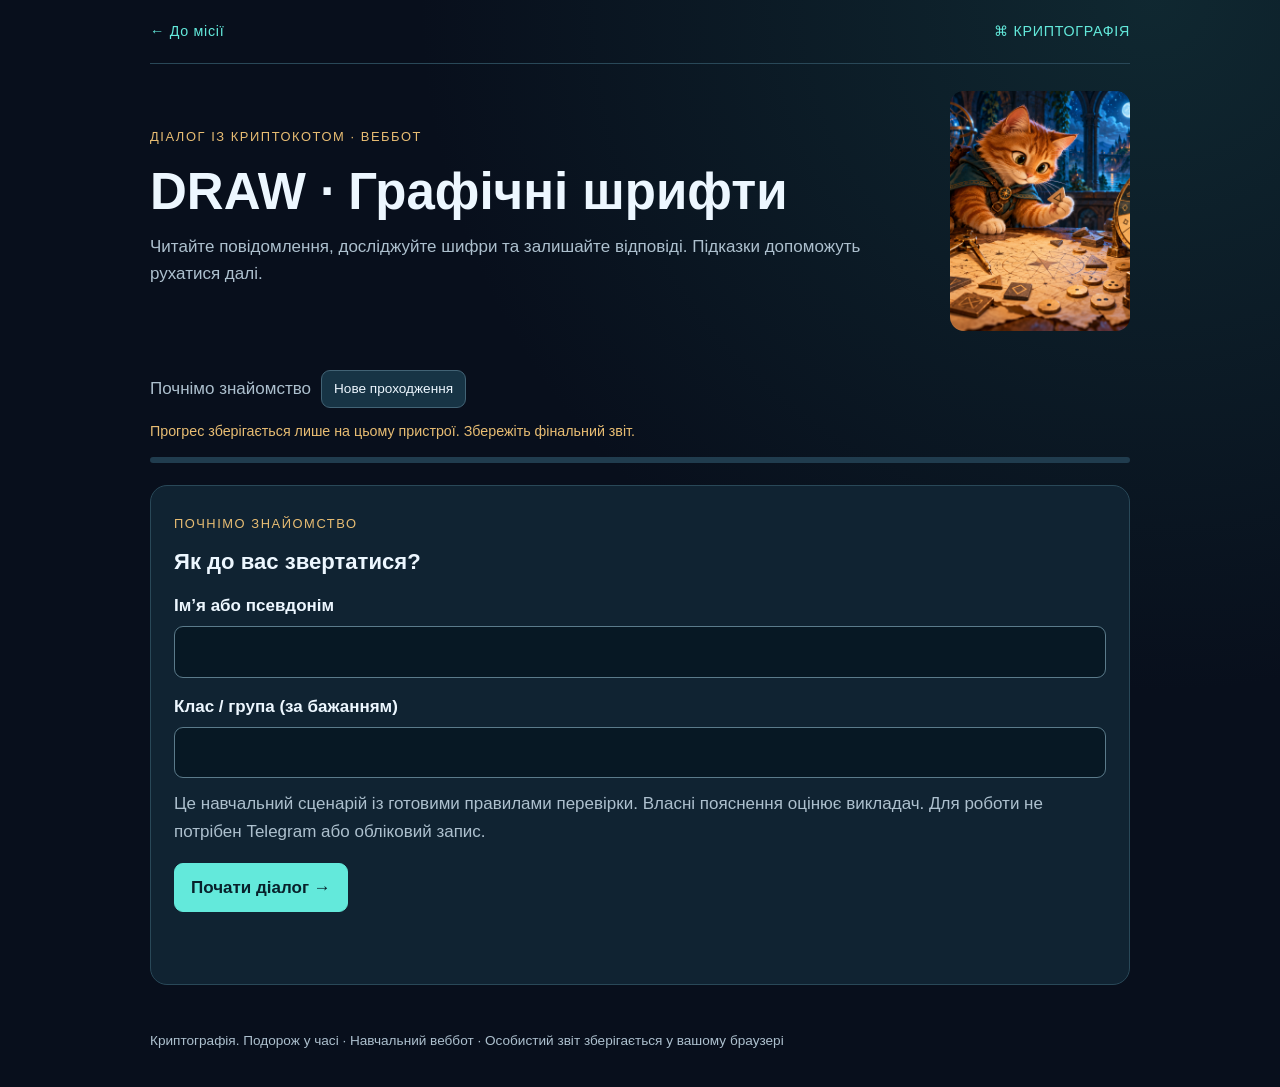
<file: webbot_draw.html>
<!DOCTYPE html>
<html lang="uk">
<head>
<meta charset="utf-8">
<meta name="viewport" content="width=device-width, initial-scale=1">
<meta name="description" content="Навчальний веббот із графічними шрифтами та шифром Пігпена.">
<title>DRAW · Графічні шрифти · Веббот</title>
<style>
 :root{color-scheme:dark;--bg:#080f1c;--panel:#102332;--line:#294858;--ink:#edf7ff;--muted:#adc0ce;--cyan:#63e9db;--gold:#e8bd73;font:17px/1.6 'Segoe UI',Arial,sans-serif}*{box-sizing:border-box}body{margin:0;background:radial-gradient(at 90% 0,#18444877,transparent 45%),var(--bg);color:var(--ink)}header,main,footer{width:min(980px,calc(100% - 32px));margin:auto}header{display:flex;align-items:center;justify-content:space-between;gap:16px;padding:20px 0;border-bottom:1px solid var(--line)}a{color:var(--cyan)}header a{text-decoration:none;font-size:.84rem;letter-spacing:.05em}button,input,textarea{font:inherit}button,.button{cursor:pointer;display:inline-flex;align-items:center;justify-content:center;min-height:46px;border:1px solid #426375;border-radius:9px;padding:10px 16px;background:#173445;color:var(--ink);text-decoration:none}button:hover,.button:hover{border-color:var(--cyan)}button:disabled{opacity:.5;cursor:default}.primary{background:var(--cyan);color:#08212b;font-weight:700;border-color:var(--cyan)}input,textarea{width:100%;min-width:0;padding:12px;background:#071824;border:1px solid #5b7b8b;border-radius:9px;color:var(--ink);font-size:16px}textarea{min-height:110px;resize:vertical}label{display:block;font-weight:650;margin:15px 0 7px}h1{font-size:clamp(1.9rem,5vw,3rem);line-height:1.16;margin:12px 0}h2{font-size:1.3rem;line-height:1.3;margin:12px 0}h3{font-size:1.05rem}p{margin:12px 0}.muted,small{color:var(--muted)}.eyebrow{font-size:.76rem;letter-spacing:.12em;text-transform:uppercase;color:var(--gold)}.hero{display:grid;grid-template-columns:1fr 180px;gap:24px;align-items:center;padding:27px 0}.hero img{width:100%;aspect-ratio:3/2;object-fit:cover;border-radius:14px}.toptools{display:flex;gap:10px;align-items:center;flex-wrap:wrap;margin:12px 0}.toptools button{font-size:.8rem;min-height:38px;padding:6px 12px}.progress{height:6px;background:#203c4e;border-radius:8px;overflow:hidden;margin:12px 0 22px}.progress span{display:block;height:100%;background:var(--cyan);transition:width .25s}.panel{padding:23px;border:1px solid var(--line);border-radius:17px;background:var(--panel);margin-bottom:20px;min-width:0}.message{padding:18px 20px;border:1px solid var(--line);border-radius:16px;margin-bottom:16px;background:#102332;overflow-wrap:anywhere}.message.bot{border-left:3px solid var(--cyan);max-width:94%}.message.user{margin-left:35px;background:#153b42}.speaker{font-size:.76rem;font-weight:700;color:var(--cyan)}.user .speaker{color:var(--gold)}.archive{font-size:.85rem;color:var(--muted);max-height:310px;overflow:auto;padding-right:7px}.archive details{margin-bottom:18px}.archive summary{cursor:pointer;color:var(--gold);padding:8px 0}.choices{display:grid;gap:10px;margin:16px 0}.choices button{text-align:left;justify-content:flex-start}.choices button[aria-pressed=true]{border:2px solid var(--gold);background:#244247}.actions{display:flex;flex-wrap:wrap;align-items:center;gap:10px;margin:18px 0 7px}.notice{color:var(--gold);font-size:.84rem;min-height:25px}.feedback{padding:13px 15px;background:#e8bd730b;border-left:3px solid var(--gold);margin:15px 0;white-space:pre-wrap}.feedback.good{color:var(--cyan);border-color:var(--cyan);background:#63e9db0a}.cipher{font:600 1.1rem/1.7 Consolas,monospace;letter-spacing:.05em;overflow-wrap:anywhere;background:#071824;border:1px solid var(--line);border-radius:9px;padding:15px;margin:15px 0;white-space:pre-wrap}.legend{display:grid;grid-template-columns:repeat(auto-fit,minmax(56px,1fr));gap:7px;margin:14px 0}.legend>div{display:grid;justify-items:center;text-align:center;border:1px solid var(--line);border-radius:7px;padding:6px}.legend b{font-size:.8rem}.glyphs{display:flex;flex-wrap:wrap;gap:7px;margin:14px 0}.glyphs svg{width:46px;height:46px;color:var(--gold)}.legend svg{width:38px;height:38px}.glyphkeyboard{display:flex;flex-wrap:wrap;gap:6px;max-height:240px;overflow:auto;margin:15px 0}.glyphkeyboard button{padding:5px;min-width:46px}.glyphkeyboard svg{width:34px;height:34px}.sort-bank,.sort-slots{display:flex;flex-wrap:wrap;gap:8px;margin:15px 0}.sort-bank button{cursor:grab}.sort-bank button.selected{outline:3px solid var(--gold)}.sort-slots button{border-style:dashed;flex:1 1 130px;min-height:65px;font-size:.85rem}.alphabet{overflow:auto;background:#071824;padding:13px;border-radius:9px;margin:15px 0}.alphabet table{border-collapse:collapse;font-size:14px}.alphabet th,.alphabet td{padding:7px;text-align:center;border:1px solid var(--line);min-width:32px}.smalltable{border-collapse:collapse;margin:16px 0}.smalltable td{padding:9px 15px;border:1px solid var(--line);font-family:Consolas,monospace}.report-item{border-top:1px solid var(--line);padding:15px 0;break-inside:avoid}.report-item p{white-space:pre-wrap;overflow-wrap:anywhere}.report-badge{color:var(--gold);font-size:.8rem}.submission{padding:18px;border:1px solid #527f7a;border-radius:10px;margin:18px 0;background:#63e9db08}.submission p{font-size:.9rem}.review{color:var(--gold)}details{margin:15px 0}summary{cursor:pointer;color:var(--gold)}footer{padding:25px 0 35px;font-size:.8rem;color:var(--muted)}button:focus-visible,a:focus-visible,input:focus-visible,textarea:focus-visible,summary:focus-visible{outline:3px solid var(--gold);outline-offset:4px}[hidden]{display:none!important}input[type=range]{padding:0;accent-color:var(--cyan)}.sr-only{position:absolute;width:1px;height:1px;overflow:hidden;clip:rect(0,0,0,0)}@media(max-width:600px){.hero{grid-template-columns:1fr}.hero img{max-width:260px;justify-self:center}.message.bot{max-width:100%}.message.user{margin-left:18px}.panel{padding:18px}.actions button,.actions .button{flex:1 1 auto}.legend{grid-template-columns:repeat(auto-fit,minmax(45px,1fr))}}@media(prefers-reduced-motion:reduce){*{scroll-behavior:auto!important;transition:none!important}}@media print{:root{color-scheme:light}body{background:white;color:#172633;font-size:11pt}header,.hero,#profile,#conversation,#toolbar,.progress,#submission-controls,footer{display:none!important}main{width:100%}.panel{border:0;background:white;padding:0}.report-item{border-color:#bbb}.muted,small,.speaker,.review,.report-badge{color:#405766}#report{display:block!important}h1{font-size:23pt}h2{font-size:16pt}.report-item{break-inside:avoid}}
</style>
</head>
<body data-mission="draw">
<header>
  <a href="cripto.html">← До місії</a>
  <a href="cripto.html">⌘ КРИПТОГРАФІЯ</a>
</header>
<main>
  <section class="hero">
    <div><span class="eyebrow">Діалог із Криптокотом · веббот</span>
      <h1>DRAW · Графічні шрифти</h1>
      <p class="muted">Читайте повідомлення, досліджуйте шифри та залишайте відповіді. Підказки допоможуть рухатися далі.</p>
    </div>
    <img src="graphic-cipher-cat.png" alt="Криптокіт — дослідник таємних повідомлень" width="360" height="240" onerror="this.hidden=true">
  </section>
  <div id="toolbar">
    <div class="toptools"><span id="progress-label" class="muted">Почнімо знайомство</span><button id="restart" type="button">Нове проходження</button></div>
    <p id="save-status" class="notice" role="status">Прогрес зберігається лише на цьому пристрої. Збережіть фінальний звіт.</p>
  </div>
  <div class="progress" aria-label="Прогрес діалогу"><span id="progress-fill" style="width:0%"></span></div>
  <section id="profile" class="panel">
    <span class="eyebrow">Почнімо знайомство</span><h2>Як до вас звертатися?</h2>
    <label for="name">Ім’я або псевдонім</label><input id="name" type="text" maxlength="70" autocomplete="nickname">
    <label for="group">Клас / група (за бажанням)</label><input id="group" type="text" maxlength="50">
    <p class="muted">Це навчальний сценарій із готовими правилами перевірки. Власні пояснення оцінює викладач. Для роботи не потрібен Telegram або обліковий запис.</p>
    <div class="actions"><button class="primary" type="button" id="start">Почати діалог →</button></div><p id="profile-status" role="status" class="notice"></p>
  </section>
  <section id="conversation" hidden aria-label="Діалог">
    <details><summary>Матеріали місії</summary><p><a id="material-link" href="https://drive.google.com/drive/folders/1t--ce53Q6vtjIeB22Zbfz7pl9NQRigTC" target="_blank" rel="noopener noreferrer">Відкрити папку матеріалів на Google Диску</a> · <a href="cripto.html" target="_blank" rel="noopener noreferrer">Відео та презентація на сайті</a></p></details>
    <div id="history" class="archive"></div><div id="active"></div>
  </section>
  <section id="report" class="panel" hidden>
    <div id="report-content"></div>
    <div id="submission-controls">
      <div class="actions"><button class="primary" type="button" id="pdf">Завантажити PDF</button><button type="button" id="print">Друк / Зберегти як PDF</button><button type="button" id="copy-report">Скопіювати текст звіту</button></div>
      <p id="report-status" class="notice" role="status"></p>
      <div class="submission"><h2>Передайте результати викладачу</h2><div id="form-area"></div><p class="muted">Звіт не відправляється автоматично. Заповніть форму та натисніть у ній «Надіслати». Про прийняття відповіді повідомляє сама Google-форма.</p></div>
      <div id="copy-fallback" hidden><label for="copy-text">Текст звіту для копіювання</label><textarea id="copy-text" rows="8" readonly></textarea></div>
      <div class="actions"><a class="button" href="cripto.html">Повернутися до матеріалів місії →</a></div>
    </div>
  </section>
  <noscript><section class="panel">Для діалогу й збереження звіту увімкніть JavaScript.</section></noscript>
</main>
<footer>Криптографія. Подорож у часі · Навчальний веббот · Особистий звіт зберігається у вашому браузері</footer>
<script>
(()=>{
'use strict';
const ABC='АБВГҐДЕЄЖЗИІЇЙКЛМНОПРСТУФХЦЧШЩЬЮЯ';
const M={
 title:'DRAW · Графічні шрифти',short:'Графічні шрифти',
 formUrl:'https://forms.gle/oDCaFq7jQeBV66DF9',
 materialsUrl:'https://drive.google.com/drive/folders/1t--ce53Q6vtjIeB22Zbfz7pl9NQRigTC',
 steps:[
  {id:'welcome',type:'info',prompt:'На дверях архіву замість літер — фрагменти ґратки. У цій місії працюємо лише з графічною заміною, зокрема навчальною таблицею Пігпена для латиниці A–Z. Таблиці знаків бувають різними, тому в усіх завданнях використовуємо саме таблицю на цій сторінці.'},
  {id:'emoji',type:'reflect',prompt:'😀🌙⭐👣❤️🏠🔑 — запропонуйте своє прочитання повідомлення. Чи обов’язково інша людина зрозуміє ці смайлики так само? Обґрунтуйте.',min:30},
  {id:'principle',type:'choice',prompt:'У нашому графічному шифрі кожній літері відповідає свій знак. Що змінюється?',options:[['symbol','Позначення літер у повідомленні'],['order','Порядок літер у повідомленні'],['language','Мова початкового повідомлення']],answer:'symbol',hints:['Місця літер лишаються тими самими.','Замість літери пишемо відповідний знак.']},
  {id:'portal',type:'input',prompt:'Розшифруйте знак на перших дверях. Відповідь — англійське слово латиницею.',answer:'PORTAL',hints:['Порівнюйте межі кожного знака та наявність крапки.','Перша літера — P, слово називає прохід.'],widget:'pigpen',cipherWord:'PORTAL'},
  {id:'method',type:'sort',prompt:'Зберіть порядок дій, який допоможе іншому досліднику прочитати графічний лист.',labels:['Розділити запис на окремі знаки','Зіставити кожен знак із таблицею','Записати літери у початковому порядку','Перевірити зміст отриманого слова'],answer:[0,1,2,3],hints:['Спочатку розпізнайте межі символів, а потім шукайте відповідності.','Поділ на знаки → пошук у таблиці → запис літер → перевірка змісту.']},
  {id:'dot',type:'choice',prompt:'Подивіться на пару знаків. У цій таблиці крапка є частиною коду. Що розрізняє ці два символи?',options:[['dot','Наявність крапки всередині'],['font','Розмір літери у відповіді'],['place','Місце слова на сторінці']],answer:'dot',hints:['Контур в обох знаків однаковий.','Крапка розрізняє дві групи знаків із подібним контур.']},
  {id:'key',type:'pigpenEncode',prompt:'Тепер залиште власний знак для хранителя: зашифруйте KEY. Оберіть три графічні символи за таблицею.',answer:'KEY',hints:['Знайдіть K, E та Y у таблиці. Обирайте відповідні символи саме в такому порядку.','K належить до другої ґратки з крапкою; E — центральна літера першої ґратки.']},
  {id:'archive',type:'input',prompt:'На наступній табличці — ще один графічний напис. Прочитайте його латиницею.',answer:'ARCHIVE',hints:['Читайте кожен символ окремо й перевіряйте крапки.','Слово починається з ARC і означає місце зберігання документів.'],widget:'pigpen',cipherWord:'ARCHIVE'},
  {id:'ownsymbols',type:'reflect',prompt:'Створіть повідомлення зі смайликів і домовтеся з іншою людиною про його прочитання. Запишіть початковий задум і те, як його прочитали. Якщо працюєте самостійно, запропонуйте два різні тлумачення та поясніть, яка домовленість усунула б неоднозначність.',min:30},
  {id:'reflection',type:'reflect',prompt:'Чому незвичний вигляд символів ще не робить шифр надійним? Поясніть, що зможе зробити людина, яка отримала таблицю відповідностей.',min:30}
 ]
};
const $=id=>document.getElementById(id);
const escapeHTML=s=>String(s??'').replace(/[&<>"']/g,c=>({'&':'&amp;','<':'&lt;','>':'&gt;','"':'&quot;',"'":'&#39;'}[c]));
const storageKey='crypto-webbot-v1-draw-single';
const fresh=()=>({version:1,name:'',group:'',index:0,records:[],work:{},finished:null});
let S=fresh(),selectedToken=null;
try{const saved=JSON.parse(localStorage.getItem(storageKey)||'null');if(saved&&saved.version===1&&Array.isArray(saved.records)&&saved.index>=0&&saved.index<=M.steps.length)S=saved;}catch(e){}
function persist(){try{localStorage.setItem(storageKey,JSON.stringify(S));$('save-status').textContent='Прогрес збережено на цьому пристрої.';}catch(e){$('save-status').textContent='Автозбереження недоступне. Збережіть звіт перед закриттям вкладки.';}}
const current=()=>M.steps[S.index];
function work(){return S.work[S.index]||(S.work[S.index]={hints:0,attempts:0,tries:[],slots:null,encoded:''});}
function normalize(v,step){let s=String(v??'').normalize('NFC').trim().toUpperCase();if(step.strict)return s.replace(/\s+/g,' ');if(step.numeric)return s;return s.replace(/[\s.,!?:;_’'"«»—–-]/g,'');}
function equal(a,b){return Array.isArray(b)?JSON.stringify(a)===JSON.stringify(b):String(a)===String(b);}
function evaluate(step,value){if(step.type==='reflect')return String(value||'').trim().length>=(step.min||30);if(step.type==='sort')return equal(value,step.answer);if(step.type==='info')return true;if(step.type==='choice'||step.type==='pigpenEncode')return equal(value,step.answer);return normalize(value,step)===normalize(step.answer,step);}
function glyph(letter){const n='ABCDEFGHIJKLMNOPQRSTUVWXYZ'.indexOf(letter);if(n<0)return '';let lines='',dot='';const line=(a,b,c,d)=>'<line x1="'+a+'" y1="'+b+'" x2="'+c+'" y2="'+d+'"/>';
 if(n<18){const k=n%9,r=Math.floor(k/3),c=k%3;if(r>0)lines+=line(5,5,35,5);if(r<2)lines+=line(5,35,35,35);if(c>0)lines+=line(5,5,5,35);if(c<2)lines+=line(35,5,35,35);if(n>=9)dot='<circle cx="20" cy="20" r="3" fill="currentColor" stroke="none"/>';}else{const points=[[[5,5],[20,25],[35,5]],[[35,5],[15,20],[35,35]],[[5,35],[20,15],[35,35]],[[5,5],[25,20],[5,35]]][(n-18)%4];lines=line(...points[0],...points[1])+line(...points[1],...points[2]);if(n>=22)dot='<circle cx="20" cy="20" r="2.5" fill="currentColor" stroke="none"/>';}
 return '<svg viewBox="0 0 40 40" role="img" aria-label="Графічний символ"><g fill="none" stroke="currentColor" stroke-width="2.5">'+lines+dot+'</g></svg>';}
const glyphs=s=>'<div class="glyphs">'+[...s].map(glyph).join('')+'</div>';
function legend(){return '<details open><summary>Навчальна таблиця Пігпена · A–Z</summary><div class="legend">'+[...'ABCDEFGHIJKLMNOPQRSTUVWXYZ'].map(c=>'<div>'+glyph(c)+'<b>'+c+'</b></div>').join('')+'</div></details>';}
function widget(step){let out='';if(step.widget==='pigpen'){out+=glyphs(step.cipherWord)+legend();}if(step.type==='pigpenEncode')out+=legend();if(step.id==='dot')out+=glyphs('AJ');return out;}
function expectedText(step){if(step.type==='choice')return step.options.find(o=>o[0]===step.answer)?.[1]||step.answer;if(step.type==='sort')return step.answer.map((v,i)=>(i+1)+'. '+step.labels[v]).join('\n');if(step.type==='info')return 'Ознайомлено';return String(step.answer??'Власне пояснення');}
function displayAnswer(step,value){if(step.type==='choice')return step.options.find(o=>o[0]===value)?.[1]||String(value||'не обрано');if(step.type==='sort')return (value||[]).map((v,i)=>(i+1)+'. '+(v===null?'порожнє місце':step.labels[v])).join('\n');if(step.type==='pigpenEncode')return String(value||'')+' (графічні знаки)';if(step.type==='info')return 'Ознайомлено';return String(value||'');}
function getValue(){const step=current(),w=work();if(step.type==='sort')return [...(w.slots||[])];if(step.type==='pigpenEncode')return w.encoded||'';if(step.type==='choice')return w.value||'';if(step.type==='info')return 'Ознайомлено';return $('answer')?.value.trim()||'';}
function feedback(text,good=false){const el=$('feedback');el.textContent=text;el.className='feedback'+(good?' good':'');el.hidden=false;}
function answerControl(step){const w=work();if(step.type==='info')return '';if(step.type==='choice')return '<div class="choices">'+step.options.map(([value,label])=>'<button type="button" data-choice="'+escapeHTML(value)+'" aria-pressed="'+(w.value===value)+'">'+escapeHTML(label)+'</button>').join('')+'</div>';
 if(step.type==='sort')return '<p class="muted">Натисніть картку, а потім місце. Або перетягніть її. Для клавіатури — Tab і Enter.</p><div id="sort-bank" class="sort-bank"></div><div id="sort-slots" class="sort-slots"></div><button type="button" id="clear-sort">Очистити порядок</button>';
 if(step.type==='pigpenEncode')return '<div class="glyphkeyboard">'+[...'ABCDEFGHIJKLMNOPQRSTUVWXYZ'].map((c,i)=>'<button type="button" data-glyph="'+c+'" aria-label="Обрати літеру '+c+'">'+glyph(c)+'</button>').join('')+'</div><p class="muted">Оберіть символи в порядку K, E, Y. Графічні знаки з’являться нижче.</p><div class="cipher" id="encoded"></div><button type="button" id="erase-glyph">Стерти останній знак</button>';
 return '<label for="answer">'+(step.type==='reflect'?'Ваше пояснення':'Ваша відповідь')+'</label>'+(step.type==='reflect'?'<textarea id="answer" maxlength="1200" rows="4">'+escapeHTML(w.value||'')+'</textarea><p class="muted">Щонайменше '+step.min+' символів. Зміст оцінить викладач; бот перевіряє заповнення.</p>':'<input id="answer" type="text" maxlength="180" autocomplete="off" autocapitalize="characters" spellcheck="false" value="'+escapeHTML(w.value||'')+'">');}
function drawSort(step,w){$('sort-bank').innerHTML=step.labels.map((label,i)=>({label,i})).reverse().filter(x=>!(w.slots||[]).includes(x.i)).map(x=>'<button type="button" draggable="true" data-token="'+x.i+'">'+escapeHTML(x.label)+'</button>').join('');$('sort-slots').innerHTML=w.slots.map((v,i)=>'<button type="button" data-slot="'+i+'">'+(i+1)+'. '+(v===null?'Поставте картку':escapeHTML(step.labels[v]))+'</button>').join('');
 const place=(token,slot)=>{const id=Number(token),i=Number(slot);if(!Number.isInteger(id)||!Number.isInteger(i)||i<0||i>=w.slots.length)return;const old=w.slots.indexOf(id);if(old>=0)w.slots[old]=null;w.slots[i]=id;selectedToken=null;persist();drawSort(step,w);};
 document.querySelectorAll('[data-token]').forEach(b=>{b.onclick=()=>{selectedToken=b.dataset.token;document.querySelectorAll('[data-token]').forEach(x=>x.classList.toggle('selected',x===b));feedback('Картку обрано. Натисніть потрібне місце.');};b.ondragstart=e=>{selectedToken=b.dataset.token;e.dataTransfer.setData('text/plain',selectedToken);};});
 document.querySelectorAll('[data-slot]').forEach(b=>{b.onclick=()=>{if(selectedToken!==null)place(selectedToken,b.dataset.slot);else feedback('Спочатку оберіть картку.');};b.ondragover=e=>e.preventDefault();b.ondrop=e=>{e.preventDefault();const t=e.dataTransfer.getData('text/plain');if(t!=='')place(t,b.dataset.slot);};});}
function render(){
 $('profile').hidden=!!S.name;$('conversation').hidden=!S.name||S.index>=M.steps.length;$('report').hidden=true;$('progress-fill').style.width=(S.index/M.steps.length*100)+'%';$('progress-label').textContent=S.name?'Пройдено '+S.index+' із '+M.steps.length+' кроків':'Почнімо знайомство';if(!S.name)return;if(S.index>=M.steps.length){renderReport();return;}
 const step=current(),w=work();$('history').innerHTML=S.records.length?'<details><summary>Попередній діалог · '+S.records.length+' кроків</summary>'+S.records.map(r=>'<div class="message bot"><span class="speaker">Криптокіт</span><p>'+escapeHTML(r.prompt)+'</p></div><div class="message user"><span class="speaker">'+escapeHTML(S.name)+'</span><p style="white-space:pre-wrap">'+escapeHTML(r.answer)+'</p><small>'+escapeHTML(r.status)+'</small></div>').join('')+'</details>':'';
 $('active').innerHTML='<section class="message bot" id="current-message"><span class="speaker">Криптокіт · крок '+(S.index+1)+' із '+M.steps.length+'</span><h2>'+escapeHTML(step.type==='info'?'Ласкаво просимо':step.type==='reflect'?'Ваш висновок':'Нова підказка архіву')+'</h2><p>'+escapeHTML(step.prompt)+'</p>'+widget(step)+answerControl(step)+'<div id="feedback" class="feedback" role="status" hidden></div><div class="actions"><button type="button" class="primary" id="check">'+(step.type==='info'?'Продовжити →':step.type==='reflect'?'Зберегти пояснення →':'Перевірити відповідь')+'</button>'+(step.hints?'<button type="button" id="hint">Підказка</button><button type="button" id="solution" '+(w.hints?'':'hidden')+'>Показати відповідь і продовжити з допомогою</button>':'')+'</div><p class="notice">'+(step.type==='info'?'':('Спроб: '+w.attempts+' · підказок: '+w.hints))+'</p></section>';
 if($('answer')){$('answer').oninput=()=>{w.value=$('answer').value;persist();};$('answer').onkeydown=e=>{if(e.key==='Enter'&&step.type!=='reflect'){e.preventDefault();$('check').click();};};}
 document.querySelectorAll('[data-choice]').forEach(b=>b.onclick=()=>{w.value=b.dataset.choice;document.querySelectorAll('[data-choice]').forEach(x=>x.setAttribute('aria-pressed',String(x===b)));persist();});
 if(step.type==='sort'){w.slots??=Array(step.labels.length).fill(null);drawSort(step,w);$('clear-sort').onclick=()=>{w.slots=Array(step.labels.length).fill(null);selectedToken=null;persist();drawSort(step,w);};}
 if(step.type==='pigpenEncode'){const paint=()=>$('encoded').innerHTML=w.encoded?glyphs(w.encoded):'<span class="muted">Оберіть перший символ.</span>';paint();document.querySelectorAll('[data-glyph]').forEach(b=>b.onclick=()=>{if((w.encoded||'').length>=step.answer.length){feedback('У цьому слові '+step.answer.length+' літери. За потреби спочатку зітріть знак.');return;}w.encoded=(w.encoded||'')+b.dataset.glyph;persist();paint();});$('erase-glyph').onclick=()=>{w.encoded=(w.encoded||'').slice(0,-1);persist();paint();};}
 $('check').onclick=()=>submit(false);
 if($('hint'))$('hint').onclick=()=>{const i=Math.min(w.hints,step.hints.length-1);w.hints++;persist();feedback('Підказка '+w.hints+': '+step.hints[i]);$('solution').hidden=false;};
 if($('solution'))$('solution').onclick=()=>{if(!w.solutionShown){w.solutionShown=true;persist();feedback('Розв’язання: '+expectedText(step)+'\nПісля продовження звіт міститиме позначку «Виконано з готовою відповіддю».');$('solution').textContent='Продовжити з готовою відповіддю →';return;}submit(true);};
}
function submit(assisted){const step=current(),w=work(),value=getValue();if(!assisted&&step.type!=='info'){const blank=step.type==='sort'?value.some(v=>v===null):!String(value).trim();if(blank){feedback('Спочатку заповніть відповідь.');return;}if(step.type==='reflect'&&String(value).trim().length<step.min){feedback('Додайте пояснення щонайменше з '+step.min+' символів.');return;}w.attempts++;const correct=evaluate(step,value);w.tries.push({answer:displayAnswer(step,value),correct,time:new Date().toISOString()});if(w.tries.length>30)w.tries.shift();persist();if(!correct){feedback('Поки не збігається з правилом. Перевірте відповідність символів і таблицю. Можна відкрити підказку.');$('active').querySelector('.notice').textContent='Спроб: '+w.attempts+' · підказок: '+w.hints;return;}}
 S.records.push({id:step.id,type:step.type,prompt:step.prompt,cipher:step.cipher||'',answer:assisted?expectedText(step):displayAnswer(step,value),status:assisted?'Виконано з готовою відповіддю':step.type==='reflect'?'Власне пояснення · зміст перевіряє викладач':step.type==='info'?'Ознайомлено':'Правило перевірено',assisted,attempts:w.attempts,hints:w.hints,tries:[...w.tries]});S.index++;if(S.index===M.steps.length)S.finished=new Date().toISOString();persist();render();if(S.index<M.steps.length)document.getElementById('current-message')?.scrollIntoView({behavior:matchMedia('(prefers-reduced-motion: reduce)').matches?'auto':'smooth',block:'start'});}
function reportText(){return [M.title+' · звіт веббота','Учасник: '+S.name,'Клас / група: '+(S.group||'не вказано'),'Дата завершення: '+new Date(S.finished).toLocaleString('uk-UA'),'Власні пояснення перевіряє викладач. Готові відповіді позначено окремо.',...S.records.flatMap((r,i)=>['','Крок '+(i+1)+'.\n'+r.prompt,...(r.cipher?['Шифротекст: '+r.cipher]:[]),'Відповідь: '+r.answer,'Статус: '+r.status,'Спроб: '+r.attempts+'; підказок: '+r.hints,...r.tries.filter(t=>!t.correct).map(t=>'Попередня спроба: '+t.answer)])].join('\n');}
function renderReport(){$('conversation').hidden=true;$('profile').hidden=true;$('report').hidden=false;$('report-content').innerHTML='<span class="eyebrow">Проходження завершено</span><h1>'+escapeHTML(M.title)+'</h1><p><b>'+escapeHTML(S.name)+'</b> · '+escapeHTML(S.group||'групу не вказано')+'</p><p>'+escapeHTML(new Date(S.finished).toLocaleString('uk-UA'))+'</p><p>Правила завдань перевірено автоматично. Власні пояснення оцінює викладач. Кроки з готовою відповіддю позначено окремо.</p>'+S.records.map((r,i)=>'<article class="report-item"><h2>Крок '+(i+1)+'</h2><p>'+escapeHTML(r.prompt)+'</p>'+(r.cipher?'<p>Шифротекст: '+escapeHTML(r.cipher)+'</p>':'')+'<p><b>Ваша відповідь:</b> '+escapeHTML(r.answer)+'</p><p class="report-badge">'+escapeHTML(r.status)+'</p><p class="muted">Спроб: '+r.attempts+' · підказок: '+r.hints+'</p>'+r.tries.filter(t=>!t.correct).map(t=>'<p class="muted">Попередня спроба: '+escapeHTML(t.answer)+'</p>').join('')+'</article>').join('');
 $('form-area').innerHTML='<a class="button primary" href="'+M.formUrl+'" target="_blank" rel="noopener noreferrer">Відкрити контрольну Google-форму →</a><p>Збережіть PDF-звіт і пройдіть контрольну Google-форму. Через форму надсилаються відповіді на її запитання. PDF передайте викладачу погодженим способом. Звіт залишиться на цій сторінці.</p>';$('report').scrollIntoView({block:'start'});}
$('start').onclick=()=>{const name=$('name').value.trim();if(!name){$('profile-status').textContent='Вкажіть ім’я або псевдонім.';$('name').focus();return;}S.name=name;S.group=$('group').value.trim();S.started=new Date().toISOString();persist();render();document.getElementById('current-message')?.scrollIntoView({block:'start'});};
$('restart').onclick=()=>{if(!confirm('Почати нове проходження? Спочатку збережіть попередній звіт, якщо він потрібен.'))return;S=fresh();persist();$('name').value='';$('group').value='';render();};
$('print').onclick=()=>window.print();$('pdf').onclick=()=>{ $('report-status').textContent='У вікні друку виберіть «Зберегти як PDF».';window.print();};
$('copy-report').onclick=async()=>{const text=reportText();try{await navigator.clipboard.writeText(text);$('report-status').textContent='Звіт скопійовано. Можете передати текст викладачу погодженим способом.';}catch(e){$('copy-fallback').hidden=false;$('copy-text').value=text;$('copy-text').focus();$('copy-text').select();$('report-status').textContent='Текст виділено. Натисніть Ctrl+C або оберіть «Копіювати».';}};
if(S.name){$('name').value=S.name;$('group').value=S.group||'';}render();
})();
</script>
</body>
</html>
</file>
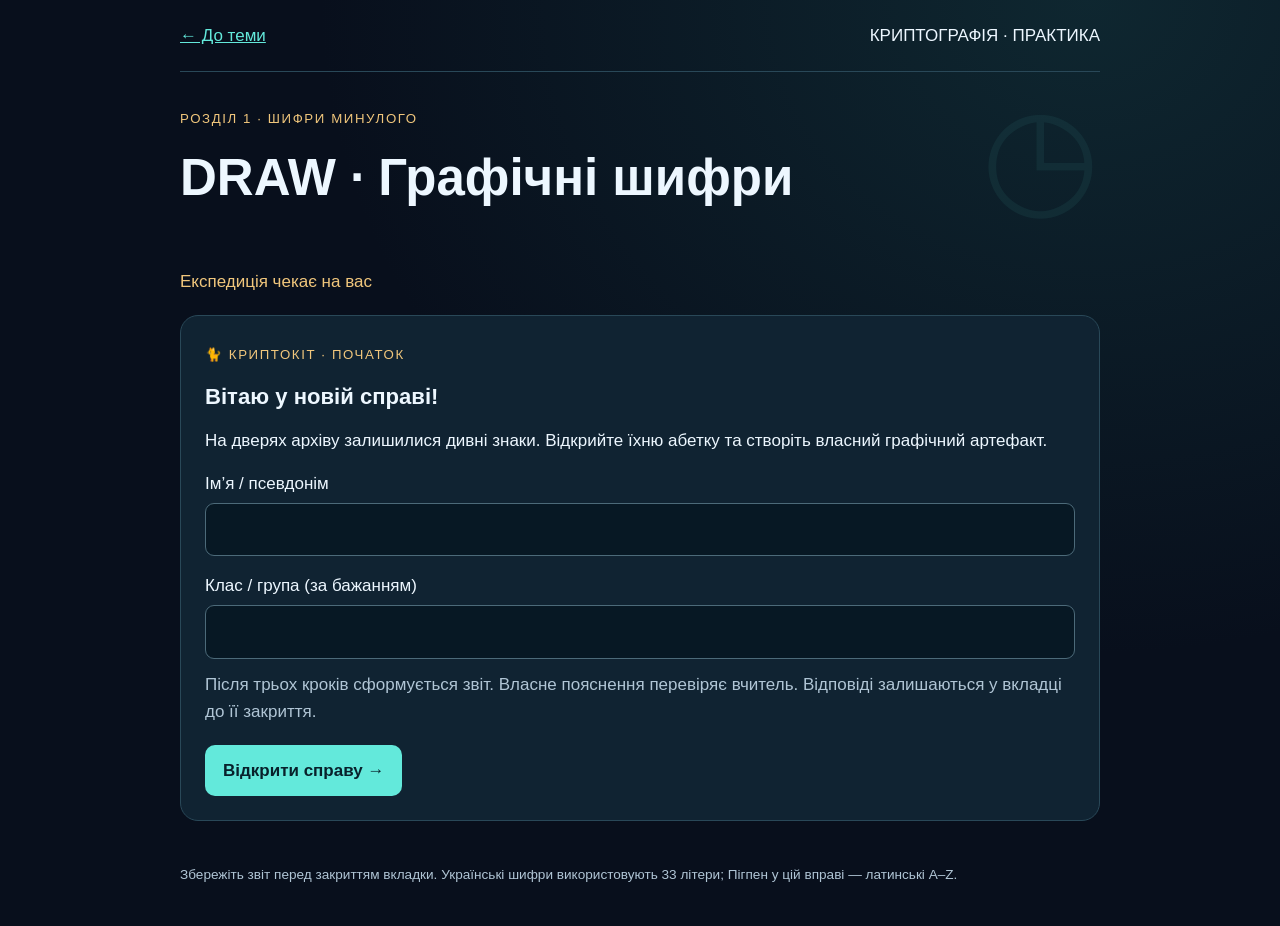
<file: zvit.html>
<!DOCTYPE html><html lang="uk"><head><meta charset="utf-8"><meta name="viewport" content="width=device-width,initial-scale=1"><title>DRAW · Графічні шифри · Практика</title><style>
:root{color-scheme:dark;--bg:#080f1c;--panel:#102332;--line:#294858;--text:#edf7ff;--muted:#b0c5d5;--cyan:#63e9db;--gold:#f0c67c;font:17px/1.6 'Segoe UI',Arial,sans-serif}*{box-sizing:border-box}body{margin:0;background:radial-gradient(at 85% 0,#16424777,transparent 50%),var(--bg);color:var(--text)}main,header,footer{width:min(920px,calc(100% - 32px));margin:auto}header{padding:22px 0;display:flex;justify-content:space-between;gap:15px;border-bottom:1px solid var(--line)}a{color:var(--cyan)}h1{font-size:clamp(1.9rem,5vw,3rem);line-height:1.15;margin:18px 0}h2{font-size:1.3rem;margin:12px 0}p{margin:12px 0}.muted{color:var(--muted)}.eyebrow{color:var(--gold);letter-spacing:.12em;font-size:.78rem;text-transform:uppercase}.intro{padding:32px 0 22px}.panel,.message{border:1px solid var(--line);background:var(--panel);border-radius:18px;padding:24px;margin-bottom:18px}.bot{border-top:3px solid var(--cyan)}.speaker{font-size:.82rem;color:var(--cyan);font-weight:700}.reply{margin-left:45px;background:#153137}.progress{display:flex;gap:7px;padding:12px 0 22px}.dot{height:7px;background:#294351;flex:1;border-radius:5px}.dot.done{background:var(--cyan)}button,input,textarea,select{font:inherit}button{cursor:pointer;border:1px solid var(--line);border-radius:10px;padding:12px 18px;background:#183445;color:var(--text);min-height:48px}button:hover{border-color:var(--cyan)}button:disabled{cursor:default;opacity:.55}.primary{background:var(--cyan);color:#08212b;font-weight:700;border:0}.secondary{background:transparent}input,textarea,select{background:#071824;border:1px solid #4c6a79;border-radius:9px;color:var(--text);padding:12px;width:100%}input[type=range]{padding:0;accent-color:var(--cyan)}textarea{min-height:100px;resize:vertical}label{display:block;margin:16px 0 6px}fieldset{border:0;margin:18px 0;padding:0}legend{margin-bottom:10px}button:focus-visible,input:focus-visible,textarea:focus-visible,select:focus-visible,a:focus-visible{outline:3px solid var(--gold);outline-offset:3px}.choices{display:grid;gap:10px}.choice{text-align:left}.choice[aria-pressed=true]{background:#21514f;border-color:var(--cyan)}.actions{display:flex;flex-wrap:wrap;gap:10px;margin-top:20px}.feedback{padding:12px 16px;border-left:3px solid var(--gold);background:#e9bb6c0c;margin-top:16px}.success{border-color:var(--cyan);color:#a8fff1}.cipher{font-family:Consolas,monospace;letter-spacing:.1em;font-size:1.4rem;overflow-wrap:anywhere;color:var(--gold);padding:16px;background:#071824;border-radius:10px}.alphabet{overflow:auto;white-space:nowrap;background:#071824;padding:12px;font:16px/1.8 Consolas,monospace;letter-spacing:.18em;border-radius:10px}.row{display:grid;grid-template-columns:1fr 1fr;gap:16px}.order{list-style:none;padding:0;counter-reset:steps}.order li{counter-increment:steps;display:flex;align-items:center;gap:10px;border:1px solid var(--line);margin:8px 0;padding:10px;border-radius:10px}.order li:before{content:counter(steps);color:var(--cyan)}.order span{flex:1}.order button{padding:5px 12px;min-height:40px}details{border:1px dashed var(--line);padding:12px;border-radius:10px;margin-top:18px}summary{cursor:pointer;color:var(--gold)}.log{margin-top:18px}.log summary{color:var(--muted)}.log-item{border-left:2px solid var(--line);padding:8px 16px;margin-top:8px}#report{display:none}.report-item{break-inside:avoid;border-bottom:1px solid var(--line);padding:15px 0}.report-item p{white-space:pre-wrap;overflow-wrap:anywhere}footer{padding:25px 0 40px;color:var(--muted);font-size:.8rem}#notice{color:var(--gold)}[hidden]{display:none!important}@media(max-width:600px){.panel,.message{padding:18px}.reply{margin-left:20px}.row{grid-template-columns:1fr}header{font-size:.85rem}.order li{gap:6px}.order button{padding:5px 9px}}@media print{html{color-scheme:light}body{background:white;color:#111;font:11pt/1.5 Arial,sans-serif}header,.intro,#workspace,#log,.progress,footer,.no-print{display:none!important}#report{display:block!important}main{width:100%}.panel{background:white;border:0;padding:0}.muted,.eyebrow,.speaker{color:#333}.report-item{border-color:#ccc}h1{font-size:22pt}h2{font-size:14pt}@page{size:A4;margin:18mm}}
.dot.active{background:var(--gold)}.era{display:inline-block;color:var(--gold);border-bottom:1px solid var(--line);padding-bottom:8px}.archive{border-left:2px solid var(--cyan);padding:2px 16px 16px;margin-block:20px}.strip-grid{display:grid;gap:6px;max-width:480px;margin-block:18px}.strip-grid span{display:grid;place-items:center;aspect-ratio:1.3;border:1px solid #648d8e;background:#164340;color:var(--gold);font-size:1.3rem;border-radius:7px}.cipher-inline{font-family:Consolas,monospace;color:var(--gold);overflow-wrap:anywhere}.intro{position:relative}.intro:after{content:'◷';position:absolute;right:0;top:15px;font-size:8rem;line-height:1;color:#63e9db10;pointer-events:none}.legend{display:grid;grid-template-columns:repeat(auto-fit,minmax(58px,1fr));gap:10px;margin-top:20px}.legend>div{display:grid;place-items:center;border:1px solid var(--line);padding:8px;border-radius:8px}.glyphs{display:flex;gap:8px;flex-wrap:wrap;color:var(--gold)}.alphabet>div{display:flex;gap:9px}.alphabet span{display:grid;place-items:center;min-width:25px}.alphabet small{color:var(--muted)}.barrow{display:flex;align-items:center;gap:14px;margin-block:10px}.variants{max-height:350px;overflow:auto;margin-block:15px;background:#071824;padding:15px}.variants>div{display:flex;gap:25px;font-family:Consolas,monospace}#report[hidden]{display:none}#report:not([hidden]){display:block}.report-item p{white-space:pre-wrap}.feedback.good{border-color:var(--cyan)}#progress{padding:20px 0;color:var(--gold)}@media print{#app,#progress,footer,header,.no-print{display:none!important}.legend>div{break-inside:avoid}.glyphs,.legend{color:#111}.legend{grid-template-columns:repeat(9,1fr)}}</style></head><body><header><a href="cripto.html">← До теми</a><span>КРИПТОГРАФІЯ · ПРАКТИКА</span></header><main><section class="intro"><span class="eyebrow">Розділ 1 · Шифри минулого</span><h1>DRAW · Графічні шифри</h1></section><div id="progress"></div><div id="app"></div><section id="report" class="panel" hidden><div id="report-content"></div><div class="actions no-print"><button class="primary" id="pdf">Завантажити PDF</button><button id="print">Друк / Зберегти як PDF</button><button id="html">Завантажити звіт HTML</button></div><p id="notice" role="status"></p></section></main><footer>Збережіть звіт перед закриттям вкладки. Українські шифри використовують 33 літери; Пігпен у цій вправі — латинські A–Z.</footer><noscript>Увімкніть JavaScript для проходження практики.</noscript><script>const CFG={"kind": "draw", "title": "DRAW · Графічні шифри", "story": "На дверях архіву залишилися дивні знаки. Відкрийте їхню абетку та створіть власний графічний артефакт."};
const ABC='АБВГҐДЕЄЖЗИІЇЙКЛМНОПРСТУФХЦЧШЩЬЮЯ';
const $=id=>document.getElementById(id);
const esc=s=>String(s).replace(/[&<>"']/g,c=>({'&':'&amp;','<':'&lt;','>':'&gt;','"':'&quot;',"'":'&#39;'}[c]));
const norm=s=>s.toUpperCase().replace(/[^А-ЯІЇЄҐ]/g,'');
const S={step:0,name:'',group:'',answers:[],attempts:0,start:new Date()};
const caesar=(s,k)=>[...s.toUpperCase()].map(c=>ABC.includes(c)?ABC[(ABC.indexOf(c)+k%33+33)%33]:c).join('');
function vigenere(text,key){const k=norm(key);let j=0;if(!k)return '';return [...text.toUpperCase()].map(c=>ABC.includes(c)?ABC[(ABC.indexOf(c)+ABC.indexOf(k[j++%k.length]))%33]:c).join('')}
function pig(c){const i='ABCDEFGHIJKLMNOPQRSTUVWXYZ'.indexOf(c);if(i<0)return '<span>·</span>';let lines='',dot='';const line=(x1,y1,x2,y2)=>`<line x1="${x1}" y1="${y1}" x2="${x2}" y2="${y2}"/>`;if(i<18){const n=i%9,row=Math.floor(n/3),col=n%3;if(row>0)lines+=line(5,5,35,5);if(row<2)lines+=line(5,35,35,35);if(col>0)lines+=line(5,5,5,35);if(col<2)lines+=line(35,5,35,35);if(i>=9)dot='<circle cx="20" cy="20" r="3" fill="currentColor" stroke="none"/>'}else{const n=(i-18)%4;const pairs=[[[5,5],[20,25],[35,5]],[[35,5],[15,20],[35,35]],[[5,35],[20,15],[35,35]],[[5,5],[25,20],[5,35]]];const q=pairs[n];lines=line(...q[0],...q[1])+line(...q[1],...q[2]);if(i>=22)dot='<circle cx="20" cy="20" r="2.5" fill="currentColor" stroke="none"/>'}return `<svg viewBox="0 0 40 40" role="img" aria-label="Графічний символ" style="width:40px;height:40px"><g fill="none" stroke="currentColor" stroke-width="2.5">${lines}${dot}</g></svg>`}
const legend=()=>'<div class="legend">'+[...'ABCDEFGHIJKLMNOPQRSTUVWXYZ'].map(c=>`<div>${pig(c)}<b>${c}</b></div>`).join('')+'</div>';
const glyphs=s=>'<div class="glyphs">'+[...s].map(pig).join('')+'</div>';
const alphabet=()=>`<div class="alphabet"><div>${[...ABC].map((c,i)=>`<span><b>${c}</b><small>${i}</small></span>`).join('')}</div></div>`;
function note(text,good=false){$('feedback').hidden=false;$('feedback').textContent=text;$('feedback').className='feedback'+(good?' good':'')}
function shell(title,body){$('app').innerHTML=`<section class="panel"><span class="eyebrow">🐈 Криптокіт · ${S.step?`Крок ${S.step} з 3`:'Початок'}</span><h2>${title}</h2>${body}<div id="feedback" role="status" hidden></div><div class="actions" id="actions"></div></section>`;$('progress').textContent=S.step?`Виконано: ${Math.min(S.step-1,3)} / 3`:'Експедиція чекає на вас'}
function save(title,answer,noteText){S.answers.push({title,answer,note:noteText,attempts:S.attempts});note('Запис збережено у звіті. Можна рухатися далі.',true);$('check').disabled=true;const b=document.createElement('button');b.textContent=S.step===2?'Створити власний приклад →':'Наступний крок →';b.className='primary';b.onclick=()=>{S.step++;S.attempts=0;render()};$('actions').append(b)}
function check(fn){const b=document.createElement('button');b.id='check';b.className='primary';b.textContent='Перевірити';b.onclick=fn;$('actions').append(b)}
function render(){
 if(S.step===0){shell('Вітаю у новій справі!',`<p>${CFG.story}</p><label for="name">Ім’я / псевдонім</label><input id="name" maxlength="70"><label for="group">Клас / група (за бажанням)</label><input id="group" maxlength="50"><p class="muted">Після трьох кроків сформується звіт. Власне пояснення перевіряє вчитель. Відповіді залишаються у вкладці до її закриття.</p>`);const b=document.createElement('button');b.textContent='Відкрити справу →';b.className='primary';b.onclick=()=>{S.name=$('name').value.trim();if(!S.name){note('Вкажіть ім’я або псевдонім.');return}S.group=$('group').value.trim();S.step=1;render()};$('actions').append(b);return}
 if(S.step===3){own();return}
 if(CFG.kind==='draw'){
  const word=S.step===1?'PORTAL':'ARCHIVE';shell(S.step===1?'Таємний знак на дверях':'Другий запис у щоденнику',`<p>Відновіть англійське слово за графічними символами. Навчальна таблиця Пігпена використовує латинські A–Z; крапка розрізняє схожі знаки.</p>${glyphs(word)}<details open><summary>Таблиця відповідностей</summary>${legend()}</details><label for="answer">Відкрите слово латиницею</label><input id="answer" maxlength="30" autocomplete="off">`);check(()=>{const answer=$('answer').value.trim().toUpperCase();if(!answer){note('Введіть слово.');return}S.attempts++;if(answer!==word){note('Перевірте орієнтацію ліній і наявність крапок. Порівнюйте кожен знак із таблицею.');return}save(S.step===1?'Знак на дверях':'Запис у щоденнику',word,'Графічний знак замінює літеру; крапка є частиною знака.')});return}
 if(CFG.kind==='caesar'){
  if(S.step===1){const encrypted=caesar('АРХІВ',7);shell('Знайдіть двері до архіву',`<p>Напис ${encrypted} приховує назву місця, де зберігають документи. При шифруванні виконано зсув уперед; повзунок виконує зворотний зсув.</p><label for="shift">Ключ: <b id="shift-label">0</b></label><input type="range" id="shift" min="0" max="32" value="0"><div id="decoded" class="cipher"></div>`);$('shift').oninput=()=>{$('shift-label').textContent=$('shift').value;$('decoded').textContent=caesar(encrypted,-Number($('shift').value))};$('shift').oninput();check(()=>{S.attempts++;if(Number($('shift').value)!==7){note('Змініть ключ, щоб отримати слово за підказкою.');return}save('Пошук зсуву',`${encrypted} → АРХІВ; ключ 7`,'При дешифруванні зсув виконуємо у зворотний бік.')});return}
  shell('Залиште короткий знак',`<p>Зашифруйте слово <strong>КІТ</strong> зсувом <strong>4 вперед</strong>. Нумерація починається з нуля. Формула: (номер літери + 4) mod 33.</p>${alphabet()}<label for="answer">Шифротекст</label><input id="answer" maxlength="20" autocomplete="off">`);check(()=>{if(!norm($('answer').value)){note('Введіть шифротекст.');return}S.attempts++;if(norm($('answer').value)!==caesar('КІТ',4)){note('Додайте 4 до номера кожної літери. Якщо число перевищило 32, відніміть 33.');return}save('Шифрування Цезарем',`КІТ → ${caesar('КІТ',4)}; ключ 4`,'Використано всі 33 літери української абетки.')});return
 }
 if(CFG.kind==='keys'){
  if(S.step===1){const encrypted=caesar('ПОРТАЛ',4);shell('Ключ загублено',`<p>Потрібно відкрити прохід між епохами. Шифротекст: <strong>${encrypted}</strong>. Алгоритм — Цезар, ключ невідомий.</p><button id="brute">Показати всі варіанти дешифрування</button><div id="variants" class="variants" hidden></div><label for="key">Який ключ утворює слово за підказкою?</label><input id="key" type="number" min="0" max="32">`);$('brute').onclick=()=>{$('variants').hidden=false;$('variants').innerHTML=Array.from({length:33},(_,i)=>`<div><b>${i}</b> ${caesar(encrypted,-i)}</div>`).join('')};check(()=>{if($('key').value===''){note('Введіть знайдений ключ.');return}S.attempts++;if(Number($('key').value)!==4){note('Шукаємо слово ПОРТАЛ. Зіставте його з варіантами перебору.');return}save('Перебір ключів',`${encrypted} → ПОРТАЛ; ключ 4`,'Перебрано 33 значення зсуву, включно з нулем.')});return}
  const text='ЯБЯВГЯБЯДЯВЯБЯ';const freq={};for(const c of text)freq[c]=(freq[c]||0)+1;const sorted=Object.entries(freq).sort((a,b)=>b[1]-a[1]);shell('Частотний слід',`<p>Навчальний фрагмент: <strong>${text}</strong>. Це короткий штучний приклад для підрахунку частот, а не текст із гарантованим мовним розподілом.</p><button id="count">Порахувати літери</button><div id="bars" hidden></div><label for="answer">Який символ трапляється найчастіше?</label><input id="answer" maxlength="2"><label for="claim">Який висновок обґрунтований?</label><select id="claim"><option value="">Оберіть висновок</option><option value="certain">Цей символ обов’язково означає О</option><option value="hypothesis">Частота дає гіпотезу, яку треба перевірити на всьому тексті</option></select>`);$('count').onclick=()=>{$('bars').hidden=false;$('bars').innerHTML=sorted.map(([c,n])=>`<div class="barrow"><b>${c}</b><div style="width:${n/sorted[0][1]*70}%;background:#63e9db;height:15px"></div><span>${n}</span></div>`).join('')};check(()=>{if(!norm($('answer').value)||!$('claim').value){note('Вкажіть символ і висновок.');return}S.attempts++;if(norm($('answer').value)!==sorted[0][0]||$('claim').value!=='hypothesis'){note('Найчастіша літера шифротексту не має гарантованого відповідника. Особливо ненадійні висновки з короткого фрагмента.');return}save('Частотний аналіз',`${sorted[0][0]}: ${sorted[0][1]} разів. Частота дає гіпотезу, яку перевіряємо далі.`,'Підрахунок частот і встановлення відповідності літер — різні етапи.')});return
 }
 if(CFG.kind==='vigenere'){
  if(S.step===1){shell('Ключ, що повторюється',`<p>Повідомлення: <strong>ПОРТАЛ</strong>. Ключове слово: <strong>КІТ</strong>. Запишіть повторений ключ із шести літер, щоб кожна літера повідомлення отримала свою літеру ключа.</p><label for="answer">Ключ під усім повідомленням</label><input id="answer" maxlength="20" autocomplete="off">`);check(()=>{if(!norm($('answer').value)){note('Запишіть повторений ключ.');return}S.attempts++;if(norm($('answer').value)!=='КІТКІТ'){note('Після останньої літери ключа поверніться до першої: К, І, Т, К…');return}save('Розгортання ключа','ПОРТАЛ\nКІТКІТ','Ключ повторюється до кількості літер повідомлення.')});return}
  shell('Три різні зсуви',`<p>Зашифруйте <strong>МИР</strong> ключем <strong>КОД</strong>. Для кожної пари додайте номери літер за модулем 33: c = (m + k) mod 33.</p>${alphabet()}<div class="pairs"><p>М + К = (16 + 14) mod 33</p><p>И + О = (10 + 18) mod 33</p><p>Р + Д = (20 + 5) mod 33</p></div><label for="answer">Три літери шифротексту</label><input id="answer" maxlength="10" autocomplete="off">`);check(()=>{if(!norm($('answer').value)){note('Обчисліть і запишіть три літери.');return}S.attempts++;if(norm($('answer').value)!==vigenere('МИР','КОД')){note('Перевірте додавання номерів. Знайдіть літери з номерами 30, 28 і 25.');return}save('Шифрування Віженером',`МИР + КОД → ${vigenere('МИР','КОД')}`,'Зсув визначає чергова літера ключа, а не одне постійне число.')});return
 }
}
function own(){const graphic=CFG.kind==='draw',isV=CFG.kind==='vigenere';shell('Ваш артефакт для наступної експедиції',`<p>Створіть власний приклад і поясніть одержувачу, як його прочитати.</p><label for="own">Повідомлення ${graphic?'латиницею A–Z':'українською'} (3–80 літер)</label><textarea id="own" maxlength="160"></textarea>${!graphic?`<label for="ownkey">${isV?'Ключове слово українською':'Ключ Цезаря (1–32)'}</label><input id="ownkey" ${isV?'maxlength="30"':'type="number" min="1" max="32" value="3"'}>`:''}<button id="encode">Створити артефакт</button><div id="artifact" class="cipher" hidden></div><label for="explain">Як одержувач відновить текст і в чому слабкість такого шифру?</label><textarea id="explain" maxlength="900"></textarea><p class="muted">Пояснення потрапить до звіту. Автоматично перевіряється заповнення; зміст оцінює вчитель.</p>`);let result=null;const reset=()=>{result=null;$('artifact').hidden=true};$('own').oninput=reset;if($('ownkey'))$('ownkey').oninput=reset;
 $('encode').onclick=()=>{const raw=$('own').value.trim().toUpperCase(),text=graphic?raw.replace(/[^A-Z]/g,''):norm(raw);if(text.length<3||text.length>80){note('Введіть від 3 до 80 літер потрібної абетки.');return}if(graphic?/[А-ЯІЇЄҐ]/.test(raw):/[A-ZЁЪЫЭ]/.test(raw)){note('Використайте вказану абетку.');return}let key='Фіксована таблиця',cipher='';if(graphic){cipher='Див. графічну таблицю нижче';$('artifact').innerHTML=glyphs(text)+'<p class="muted" style="font-size:16px;letter-spacing:0">Кожен знак відповідає літері за таблицею в цій вправі.</p>'}else if(isV){key=norm($('ownkey').value);if(!key||/[A-ZЁЪЫЭ]/.test($('ownkey').value.toUpperCase())){note('Вкажіть ключове слово українською.');return}cipher=vigenere(text,key);$('artifact').textContent=cipher}else{key=Number($('ownkey').value);if(!Number.isInteger(key)||key<1||key>32){note('Потрібне ціле число від 1 до 32.');return}cipher=caesar(text,key);$('artifact').textContent=cipher}result={text,key,cipher};$('artifact').hidden=false;note('Артефакт створено. Додайте інструкцію.',true)};
 const b=document.createElement('button');b.id='check';b.className='primary';b.textContent='Сформувати звіт';b.onclick=()=>{if(!result){note('Спочатку створіть артефакт.');return}const explain=$('explain').value.trim();if(explain.length<25){note('Додайте інструкцію та пояснення слабкості шифру, щонайменше 25 символів.');return}S.answers.push({title:'Власний артефакт',answer:`Відкритий текст: ${result.text}\nКлюч: ${result.key}\nШифротекст: ${result.cipher}\nІнструкція: ${explain}`,note:'Власне пояснення перевіряє вчитель.',attempts:null,graphic:graphic?result.text:null});S.finished=new Date();S.step=4;report()};$('actions').append(b)
}
function report(){ $('app').hidden=true;$('report').hidden=false;$('progress').textContent='Виконано: 3 / 3';$('report-content').innerHTML=`<h1>${esc(CFG.title)} · звіт</h1><p><strong>${esc(S.name)}</strong> ${esc(S.group)}</p><p>${esc(S.finished.toLocaleString('uk-UA'))}</p><p>Три кроки завершено. Перші два перевірено автоматично. Пояснення до власного артефакту перевіряє вчитель.</p>`+S.answers.map(r=>`<article class="report-item"><h2>${esc(r.title)}</h2><p>${esc(r.answer)}</p>${r.graphic?glyphs(r.graphic):''}${r.attempts!==null?`<p>Спроб перевірки: ${r.attempts}</p>`:''}<p>${esc(r.note)}</p></article>`).join('');if(CFG.kind==='draw')$('report-content').innerHTML+='<h2>Таблиця Пігпена для перевірки артефакту</h2>'+legend(); }
function download(blob,name){const a=document.createElement('a'),url=URL.createObjectURL(blob);a.href=url;a.download=name;document.body.append(a);a.click();a.remove();setTimeout(()=>URL.revokeObjectURL(url),10000)}
$('print').onclick=()=>window.print();$('html').onclick=()=>download(new Blob(['<!DOCTYPE html><html lang="uk"><meta charset="utf-8"><title>Звіт</title><style>body{font:17px/1.6 Arial;max-width:800px;margin:30px auto;padding:20px}p{white-space:pre-wrap;overflow-wrap:anywhere}.legend{display:flex;flex-wrap:wrap;gap:15px}.legend>div{display:grid;text-align:center;min-width:45px}.glyphs{display:flex;flex-wrap:wrap}</style>'+$('report-content').innerHTML+'</html>'],{type:'text/html;charset=utf-8'}),`crypto-${CFG.kind}-report.html`);
render();
async function makePDF(lines){
 await document.fonts.ready;
 const W=1240,H=1754,margin=90,lh=35,pages=[];let canvas,ctx,y;
 function newPage(){canvas=document.createElement('canvas');canvas.width=W;canvas.height=H;ctx=canvas.getContext('2d');ctx.fillStyle='#fff';ctx.fillRect(0,0,W,H);ctx.fillStyle='#172633';ctx.font='23px Arial';y=margin}
 function flush(){ctx.fillStyle='#6a7782';ctx.font='18px Arial';ctx.fillText(`Криптографія · ${CFG.title} · Сторінка ${pages.length+1}`,margin,H-45);const b64=canvas.toDataURL('image/jpeg',.93).split(',')[1];pages.push(Uint8Array.from(atob(b64),c=>c.charCodeAt(0)))}
 newPage();
 const sections=[];let section=[];
 for(const line of lines){if(line===''){if(section.length)sections.push(section);section=[]}else section.push(line)}if(section.length)sections.push(section);
 const headings=new Set(S.answers.map(r=>r.title).concat(['ВИСНОВОК','ПАСПОРТ МАНДРІВНИКА']));
 for(const block of sections){
  const rows=[];
  for(const source of block){const isHeading=headings.has(source);ctx.font=isHeading?'bold 26px Arial':'23px Arial';let line='';for(const word of source.split(' ')){if(ctx.measureText((line?line+' ':'')+word).width>W-2*margin&&line){rows.push({text:line,heading:isHeading});line=''}for(const char of (line?' ':'')+word){if(ctx.measureText(line+char).width>W-2*margin){rows.push({text:line,heading:isHeading});line=''}line+=char}}rows.push({text:line,heading:isHeading})}
  const height=(rows.length+1)*lh;if(y+height>H-margin&&height<H-2*margin){flush();newPage()}
  for(const row of rows){if(y>H-margin){flush();newPage()}ctx.font=row.heading?'bold 26px Arial':'23px Arial';ctx.fillStyle=row.heading?'#164a4b':'#172633';ctx.fillText(row.text,margin,y);y+=lh}y+=lh;
 }
 if(CFG.kind==='draw'){
  flush();newPage();ctx.fillStyle='#172633';ctx.font='bold 28px Arial';ctx.fillText('Графічний артефакт Пігпена',margin,y);y+=65;
  const drawSymbol=(c,x,y,size)=>{const index='ABCDEFGHIJKLMNOPQRSTUVWXYZ'.indexOf(c);ctx.save();ctx.translate(x,y);ctx.scale(size/40,size/40);ctx.strokeStyle='#172633';ctx.fillStyle='#172633';ctx.lineWidth=2.5;const line=(a,b,c,d)=>{ctx.beginPath();ctx.moveTo(a,b);ctx.lineTo(c,d);ctx.stroke()};
   if(index<18){const n=index%9,row=Math.floor(n/3),col=n%3;if(row>0)line(5,5,35,5);if(row<2)line(5,35,35,35);if(col>0)line(5,5,5,35);if(col<2)line(35,5,35,35);if(index>=9){ctx.beginPath();ctx.arc(20,20,3,0,Math.PI*2);ctx.fill()}}
   else{const pairs=[[[5,5],[20,25],[35,5]],[[35,5],[15,20],[35,35]],[[5,35],[20,15],[35,35]],[[5,5],[25,20],[5,35]]],q=pairs[(index-18)%4];line(...q[0],...q[1]);line(...q[1],...q[2]);if(index>=22){ctx.beginPath();ctx.arc(20,20,2.5,0,Math.PI*2);ctx.fill()}}ctx.restore();
  };
  const artifact=S.answers.find(r=>r.graphic)?.graphic||'';let x=margin;
  for(const c of artifact){if(x+60>W-margin){x=margin;y+=70}if(y+90>H-margin){flush();newPage();x=margin}drawSymbol(c,x,y,50);x+=65}y+=110;
  if(y+470>H-margin){flush();newPage()}
  ctx.font='bold 26px Arial';ctx.fillText('Таблиця для перевірки',margin,y);y+=45;
  [...'ABCDEFGHIJKLMNOPQRSTUVWXYZ'].forEach((c,i)=>{const x=margin+(i%9)*115,yy=y+Math.floor(i/9)*120;drawSymbol(c,x,yy,55);ctx.font='23px Arial';ctx.fillText(c,x+18,yy+87)});
 }flush();

 const enc=new TextEncoder(),chunks=[],offsets=[0];let length=0;
 const push=data=>{const bytes=typeof data==='string'?enc.encode(data):data;chunks.push(bytes);length+=bytes.length};
 const object=(n,body)=>{offsets[n]=length;push(`${n} 0 obj\n`);push(body);push('\nendobj\n')};
 push('%PDF-1.4\n%CryptoReport\n');object(1,'<< /Type /Catalog /Pages 2 0 R >>');object(2,`<< /Type /Pages /Count ${pages.length} /Kids [${pages.map((_,i)=>`${3+i*3} 0 R`).join(' ')}] >>`);
 pages.forEach((jpeg,i)=>{const n=3+i*3;object(n,`<< /Type /Page /Parent 2 0 R /MediaBox [0 0 595.28 841.89] /Resources << /XObject << /Im0 ${n+1} 0 R >> >> /Contents ${n+2} 0 R >>`);offsets[n+1]=length;push(`${n+1} 0 obj\n<< /Type /XObject /Subtype /Image /Width ${W} /Height ${H} /ColorSpace /DeviceRGB /BitsPerComponent 8 /Filter /DCTDecode /Length ${jpeg.length} >>\nstream\n`);push(jpeg);push('\nendstream\nendobj\n');const command='q\n595.28 0 0 841.89 0 0 cm\n/Im0 Do\nQ';object(n+2,`<< /Length ${enc.encode(command).length} >>\nstream\n${command}\nendstream`)});
 const xref=length,total=3+pages.length*3;push(`xref\n0 ${total}\n0000000000 65535 f \n`);for(let i=1;i<total;i++)push(`${String(offsets[i]).padStart(10,'0')} 00000 n \n`);push(`trailer\n<< /Size ${total} /Root 1 0 R >>\nstartxref\n${xref}\n%%EOF`);return new Blob(chunks,{type:'application/pdf'});
}

$('pdf').onclick=async()=>{const b=$('pdf');b.disabled=true;$('notice').textContent='Формую PDF…';try{const lines=[CFG.title+' · звіт',`Ім’я: ${S.name}`,`Клас / група: ${S.group||'не вказано'}`,`Дата: ${S.finished.toLocaleString('uk-UA')}`,'Кроки 1–2 перевірено автоматично. Пояснення до власного артефакту оцінює вчитель.',...S.answers.flatMap(r=>['',r.title,...r.answer.split('\n'),r.attempts!==null?'Спроб перевірки: '+r.attempts:'',r.note])];download(await makePDF(lines),`crypto-${CFG.kind}-report.pdf`);$('notice').textContent='PDF сформовано. Перевірте завантаження браузера.'}catch(e){$('notice').textContent='Скористайтеся кнопкою «Друк / Зберегти як PDF».'}finally{b.disabled=false}};
</script></body></html>
</file>
